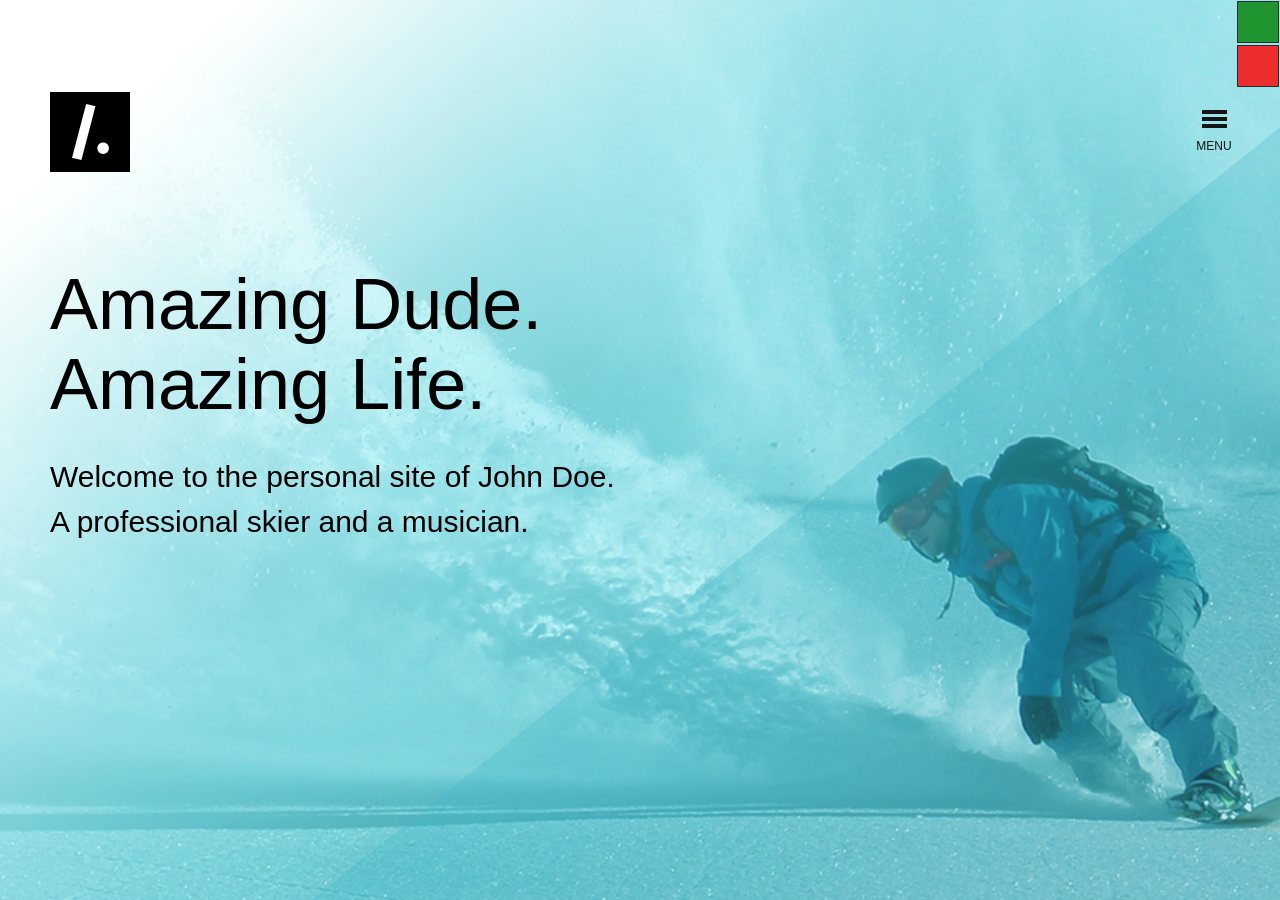
<file: progects/Amazin Dude/index.html>
<!DOCTYPE html>
<html lang="ru">
<head>
	<meta charset="UTF-8">
	<title>Amazing Dude</title>
  <link rel="icon" href="favicon.ico">
  <meta name="viewport" content="width=devise-width, initial-scale=1">
  <meta name="robots" content="index,follow,noodp">
	<link rel="stylesheet" type="text/css" href="css/style.css">
	

</head>
<body>
	  <!-- HEADER  -->
		<div class="wrapper">
			<header>
				<div class="container header_container">
					<nav class="header__navigation">
						<div class="header__logo"><a href="#"></a></div>
						<div class="hamburger_menu">
							<span class="click_line"></span>
							<span class="click_line"></span>
							<span class="click_line"></span>
							<span class="burger_text">MENU</span>
						</div>
						<ul class="header__nav">
							<li><a href="#"></a></li>
							<li><a href="#"></a></li>
							<li><a href="#"></a></li>
							<li><a href="#"></a></li>
							<li><a href="#"></a></li>
							<li><a href="#"></a></li>
							<li><a href="#"></a></li>
							<li><a href="#"></a></li>
						</ul> 
					</nav>
					<div class="header_banner-description">
						<h1 class="header_title">Amazing Dude.<br>
            Amazing Life.</h1>
					  <p class="header_description">Welcome to the personal site of <span>John Doe</span>.<br>
            A professional skier and a musician.</p>
					</div>					
				</div>
			</header>
			
		    <!-- SECTION...  -->
			<section class="quis">
					<div class="left_box-bg quis_container"></div>
					<div class="right_box-text quis_container">
						<h2>Sed faucibus quis</h2>
						<p>Fusce bibendum luctus massa, 
							ut tincidunt lectus tincidunt in. 
							Nulla tristique ipsum vitae lacus 
							ullamcorper, at dictum nunc 
							scelerisque.</p>
					</div>				
			</section> 
			
		  <section class="instagramm">
		  	<div class="top_block">
		  		<div class="foto_block"></div>
		  		<div class="foto_block"></div>
		  		<div class="foto_block"></div>
		  		<div class="foto_block"></div>
		  	</div>
		  	<div class="bottom_block">
		  		<div class="bottom_left-block">
		  			<h3>INSTAGRAM</h3>
		  			<p>Etiam lacus dolor, tincidunt vitae 
             nisi in, vulputate placerat odio.
             Pellentesque iaculis.</p>
            <div class="btn"></div>
		  		</div>
		  		<div class="bottom_right-block">VIEW ON INSTAGRAM</div>
		  	</div>
		  </section> 
			  
		    <!-- FOOTER  -->
			<footer>
				<div class="container"></div>
		  </footer>
		</div> 
<script src="BorderOutlineSystem(BOS)/outline.js"></script>		 
</body>
</html>
</file>
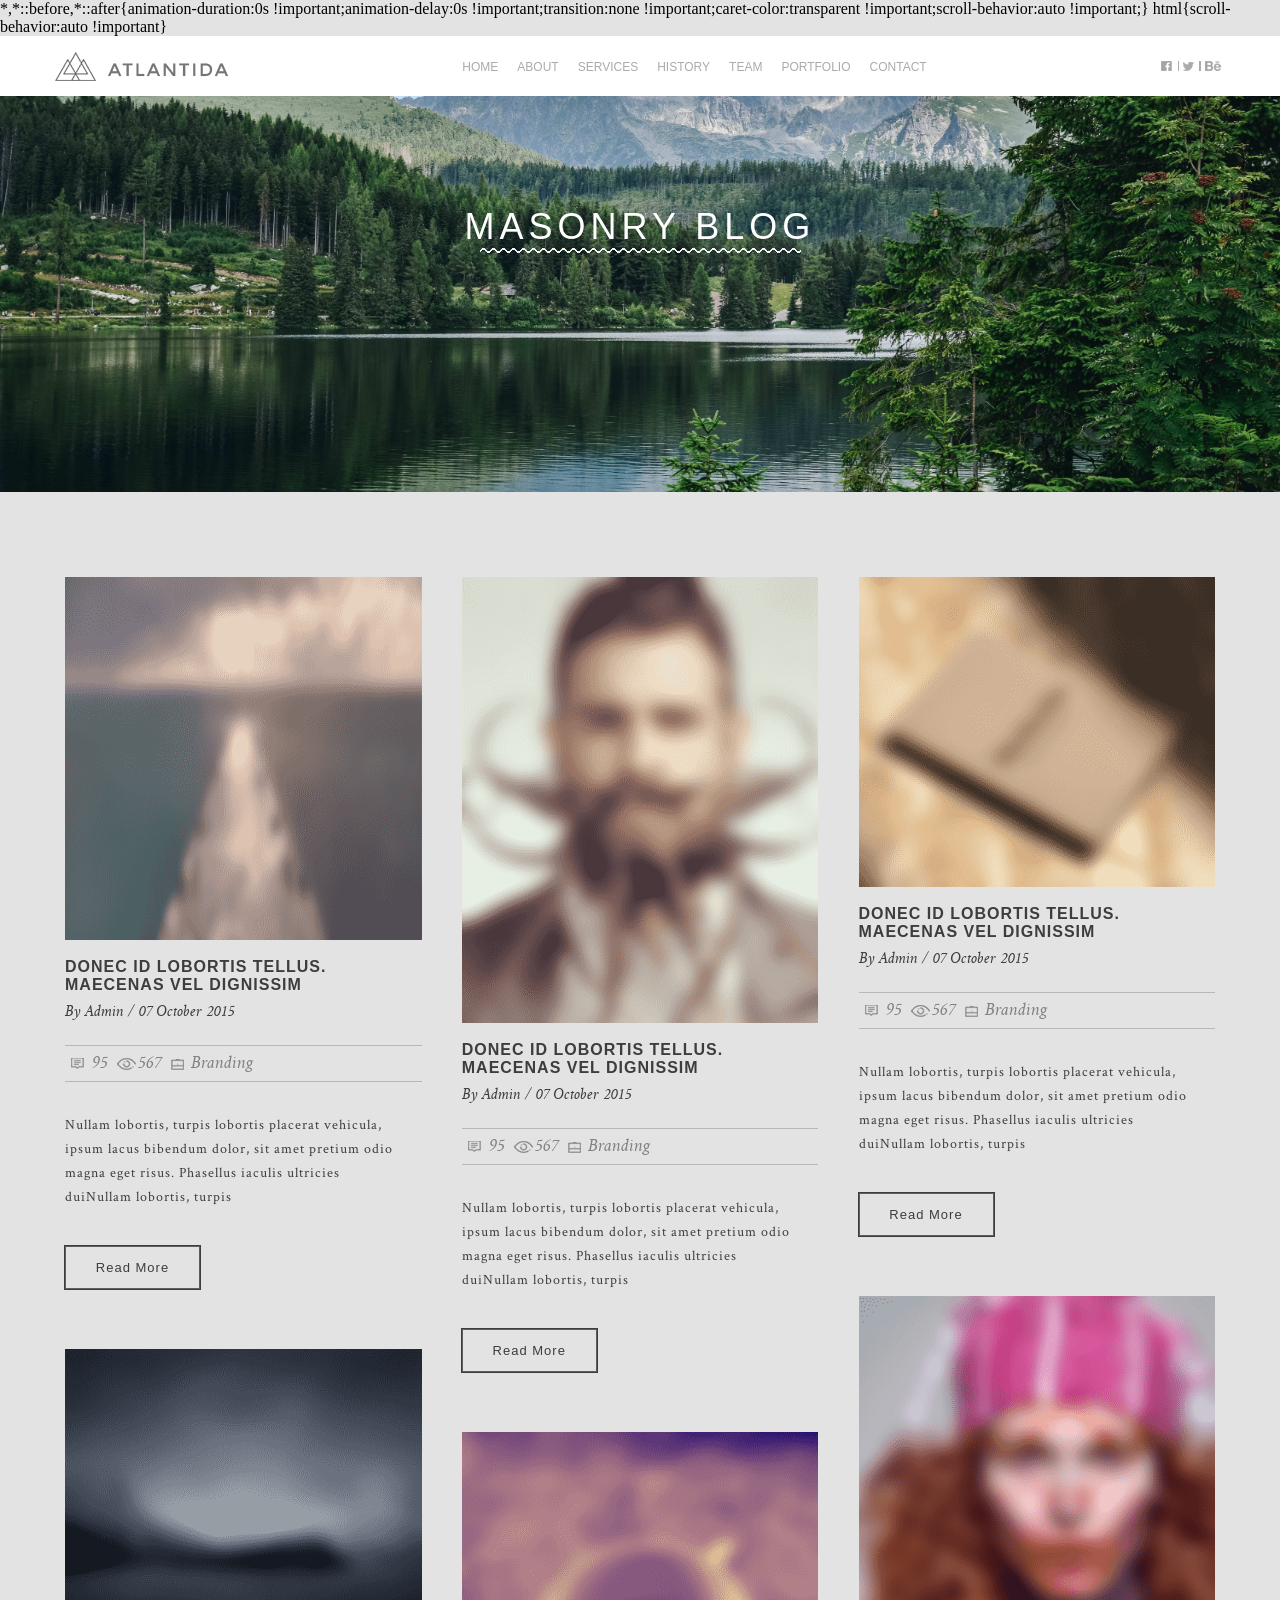
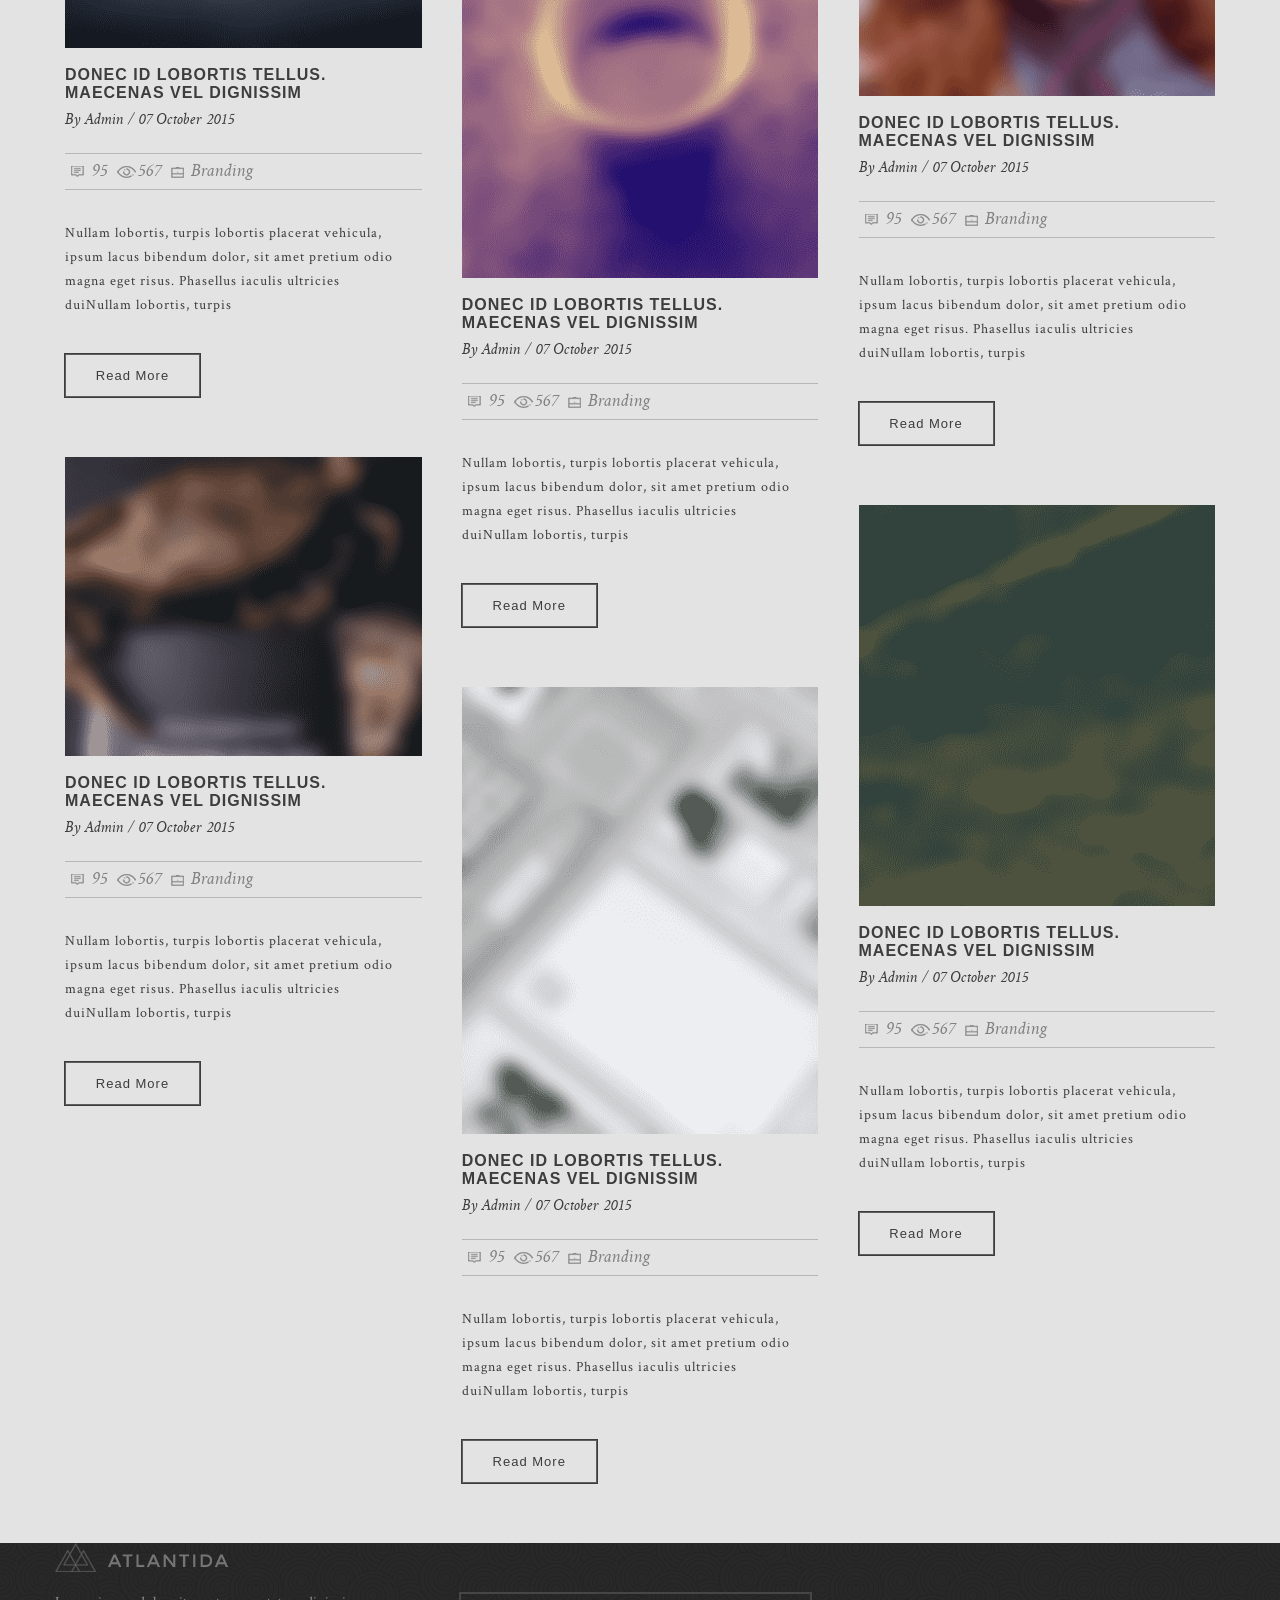
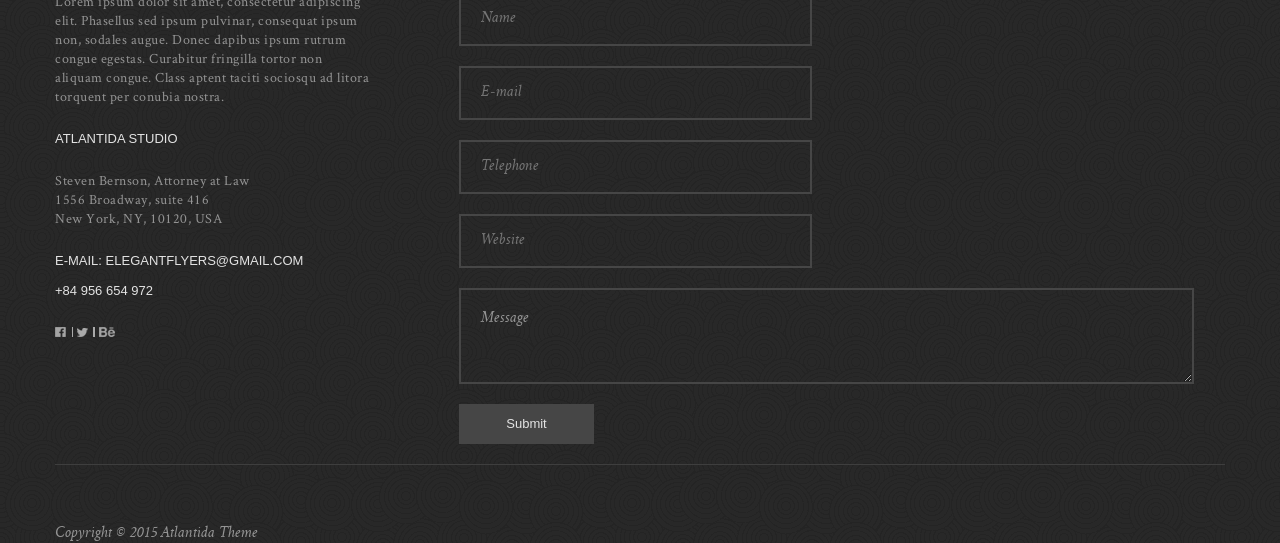
<file: progects/Blog/index.html>
<!DOCTYPE html>
<html lang="en">
<head>
	<meta charset="UTF-8">
	<title>Blog</title>
	<link rel="icon" href="../../img/myproject/blog.png">
	<link rel="stylesheet" href="style.css">
</head>
<body>
	<div class="wraper">
		<!--HEADER -->
		<header>			
				<div class="header__navigation">
					<div class="container">
						<div class="logo"><a href="#"></a></div> 
						<ul class="nav">
							<li><a href="#">Home</a></li>
							<li><a href="#">About</a></li>
							<li><a href="#">SERVICES</a></li>
							<li><a href="#">History</a></li>
							<li><a href="#">Team</a></li>
							<li><a href="#">Portfolio </a></li>
							<li><a href="#">Contact</a></li>
						</ul>
						<ul class="socsety">
							<li><a href="#"></a></li>
							<li><a href="#"></a></li>
							<li><a href="#"></a></li>
						</ul>
					</div>	
				</div>
				<h1>MASONRY BLOG<br><img src="images/volna.png" alt=""></h1>
			
		</header>
		<!--SECTION -->
		
		<div class="container content_container">
			<div class="left">
				<div class="left__left-top inline_blocks">
					<img src="images/left_top_optimized.png" alt="">
					<p class="donec">Donec id lobortis tellus.<br>
						Maecenas vel dignissim</p>
					<i>By Admin / 07 October 2015</i>
					<ul class="point">
						<li>95</li>
						<li>567</li>
						<li>Branding</li>
					</ul>
					<p class="nulam">Nullam lobortis, turpis lobortis placerat vehicula, ipsum lacus bibendum dolor, sit amet pretium odio magna eget risus. Phasellus iaculis ultricies duiNullam lobortis, turpis
					</p>
					<div class="btn"><a href="#"> Read More</a></div>
				</div>
				<div class="left__left-midle inline_blocks">
					<img src="images/left_midle_optimized.png" alt="">
					<p class="donec">Donec id lobortis tellus.<br>
						Maecenas vel dignissim</p>
					<i>By Admin / 07 October 2015</i>
					<ul class="point">
						<li>95</li>
						<li>567</li>
						<li>Branding</li>
					</ul>
					<p class="nulam">Nullam lobortis, turpis lobortis placerat vehicula, ipsum lacus bibendum dolor, sit amet pretium odio magna eget risus. Phasellus iaculis ultricies duiNullam lobortis, turpis
					</p>
					<div class="btn"><a href="#"> Read More</a></div>
				</div>
				<div class="left__left-bottom inline_blocks">
					<img src="images/left_bottom_optimized.png" alt="">
					<p class="donec">Donec id lobortis tellus.<br>
								Maecenas vel dignissim</p>
					<i>By Admin / 07 October 2015</i>
					<ul class="point">
						<li>95</li>
						<li>567</li>
						<li>Branding</li>
					</ul>
					<p class="nulam">Nullam lobortis, turpis lobortis placerat vehicula, ipsum lacus bibendum dolor, sit amet pretium odio magna eget risus. Phasellus iaculis ultricies duiNullam lobortis, turpis
					</p>
					<div class="btn"><a href="#"> Read More</a></div>
				</div>
			</div>

			<div class="midle">
				<div class="midle__midle-top inline_blocks">
					<img src="images/midle_top_optimized.png" alt="">
					<p class="donec">Donec id lobortis tellus.<br>
					Maecenas vel dignissim</p>
					<i>By Admin / 07 October 2015</i>
					<ul class="point">
						<li>95</li>
						<li>567</li>
						<li>Branding</li>
					</ul>
					<p class="nulam">Nullam lobortis, turpis lobortis placerat vehicula, ipsum lacus bibendum dolor, sit amet pretium odio magna eget risus. Phasellus iaculis ultricies duiNullam lobortis, turpis
					</p>
					<div class="btn"><a href="#"> Read More</a></div>
				</div>
				<div class="midle__midle-midle inline_blocks">
					<img src="images/midle_midle_optimized.png" alt="">
					<p class="donec">Donec id lobortis tellus.<br>
					Maecenas vel dignissim</p>
					<i>By Admin / 07 October 2015</i>
					<ul class="point">
						<li>95</li>
						<li>567</li>
						<li>Branding</li>
					</ul>
					<p class="nulam">Nullam lobortis, turpis lobortis placerat vehicula, ipsum lacus bibendum dolor, sit amet pretium odio magna eget risus. Phasellus iaculis ultricies duiNullam lobortis, turpis
					</p>
					<div class="btn"><a href="#"> Read More</a></div>
				</div>
				<div class="midle__midle-bottom inline_blocks">
					<img src="images/midle_bottom_optimized.png" alt="">
					<p class="donec">Donec id lobortis tellus.<br>
					Maecenas vel dignissim</p>
					<i>By Admin / 07 October 2015</i>
					<ul class="point">
						<li>95</li>
						<li>567</li>
						<li>Branding</li>
					</ul>
					<p class="nulam">Nullam lobortis, turpis lobortis placerat vehicula, ipsum lacus bibendum dolor, sit amet pretium odio magna eget risus. Phasellus iaculis ultricies duiNullam lobortis, turpis
					</p>
					<div class="btn"><a href="#"> Read More</a></div>
				</div>
			</div>
			<div class="right">
				<div class="right__right-top inline_blocks">
					<img src="images/righte_top_06_optimized.png" alt="">
					<p class="donec">Donec id lobortis tellus.<br>
					Maecenas vel dignissim</p>
					<i>By Admin / 07 October 2015</i>
					<ul class="point">
						<li>95</li>
						<li>567</li>
						<li>Branding</li>
					</ul>
					<p class="nulam">Nullam lobortis, turpis lobortis placerat vehicula, ipsum lacus bibendum dolor, sit amet pretium odio magna eget risus. Phasellus iaculis ultricies duiNullam lobortis, turpis
					</p>
					<div class="btn"><a href="#"> Read More</a></div>
				</div>
				<div class="right__right-midle inline_blocks">
					<img src="images/righte_midle_optimized.png" alt="">
					<p class="donec">Donec id lobortis tellus.<br>
					Maecenas vel dignissim</p>
					<i>By Admin / 07 October 2015</i>
					<ul class="point">
						<li>95</li>
						<li>567</li>
						<li>Branding</li>
					</ul>
					<p class="nulam">Nullam lobortis, turpis lobortis placerat vehicula, ipsum lacus bibendum dolor, sit amet pretium odio magna eget risus. Phasellus iaculis ultricies duiNullam lobortis, turpis
					</p>
					<div class="btn"><a href="#"> Read More</a></div>
				</div>
				<div class="right__right-botom inline_blocks">
					<img src="images/righte_bottom_optimized.png" alt="">
					<p class="donec">Donec id lobortis tellus.<br>
					Maecenas vel dignissim</p>
					<i>By Admin / 07 October 2015</i>
					<ul class="point">
						<li>95</li>
						<li>567</li>
						<li>Branding</li>
					</ul>
					<p class="nulam">Nullam lobortis, turpis lobortis placerat vehicula, ipsum lacus bibendum dolor, sit amet pretium odio magna eget risus. Phasellus iaculis ultricies duiNullam lobortis, turpis
					</p>
					<div class="btn"><a href="#"> Read More</a></div>
				</div>
			</div>
		</div>
											
											<!--FOOTER--> 
		<footer>
			<div class="container">
				<div class="container__wrap">
					<div class="footer__logo"><a href="#"></a></div>
					<div class="wrap__wrap">
						<div class="contacts">

							<p>Lorem ipsum dolor sit amet, consectetur adipiscing <br> elit. Phasellus sed ipsum pulvinar, consequat ipsum<br> non, sodales augue. Donec dapibus ipsum rutrum<br> congue egestas. Curabitur fringilla tortor non<br> aliquam congue. Class aptent taciti sociosqu ad litora<br> torquent per conubia nostra.</p>

							<p>ATLANTIDA STUDIO</p>

							<p>Steven Bernson, Attorney at Law<br>
								1556 Broadway, suite 416<br>
								New York, NY, 10120, USA</p>

							<p><a href="#">E-mail: elegantflyers@gmail.com</a><br>
									+84 956 654 972</p>
							<ul class="socsety__bottom">
								<li><a href="#"></a></li>
								<li><a href="#"></a></li>
								<li><a href="#"></a></li>
							</ul>

						</div>
						<div class="form">
							<form action="#" method="get">
								<input type="text" name="name" placeholder="Name">
								<input type="text" placeholder="E-mail">
								<input type="number" placeholder="Telephone">
								<input type="text" placeholder="Website">
								<textarea rows="4" cols="100">Message</textarea>
								<button>Submit</button>
							</form>
						</div>
					</div>

					<p class="copyright">Copyright © 2015 Atlantida Theme</p>

				</div>
			</div>
		</footer>
	</div>
</body>
</html>
</file>
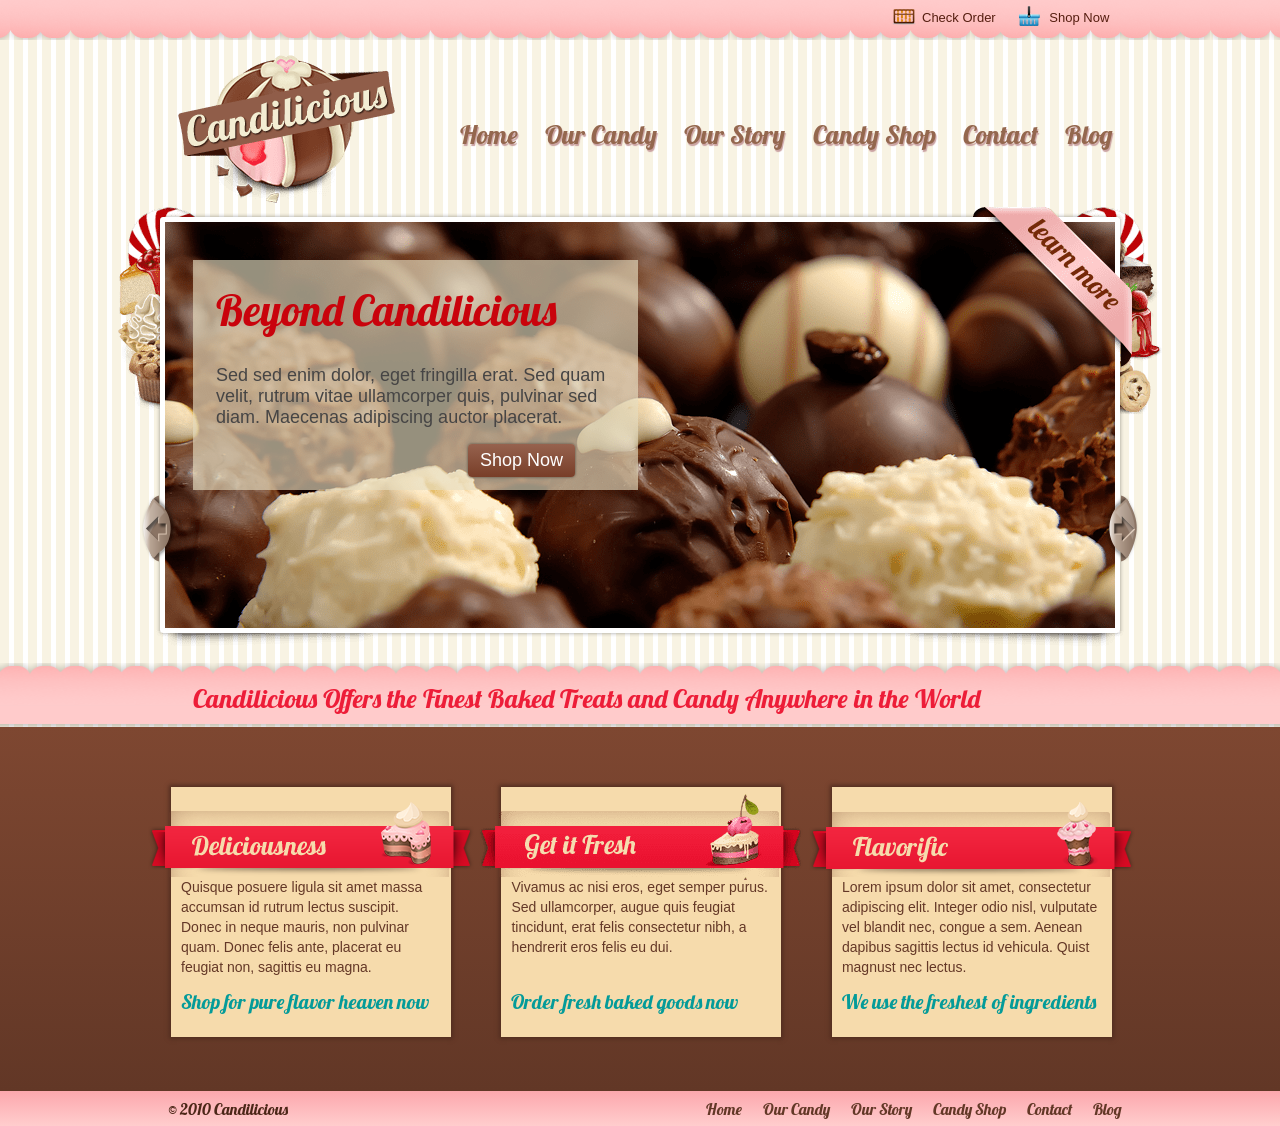
<file: progects/Candy/index.html>
<!DOCTYPE html>
<html lang="en"> 
<head>
  <meta charset="utf-8">
  <title>Candy</title>
  <link rel="icon" href="../../img/myproject/candy.png">
  <link href="stily.css" rel="stylesheet">
  <body>
    <div class="wrapper">
            <!--     HEADER 
            "header_conteiner_top" -->
            <div class ="header">
             <div class="conteiner">
               <div class="header_conteiner_top">                 
                 <ul class="top_minu">
                   <li><a href="#">Check Order</a></li>  
                   <li><a href="#">Shop Now</a></li>
                 </ul>
               </div>
                <!-- HEADER 
                "header_conteiner_navigation"-->
                <div class="header_conteiner_navigation">
                  <ul class="navigation">
                   <li><a href="#">Home</a></li>
                   <li><a href="#">Our Candy</a></li>
                   <li><a href="#">Our Story</a></li>
                   <li><a href="#">Candy Shop</a></li>
                   <li><a href="#">Contact</a></li>
                   <li><a href="#">Blog</a></li>
                 </ul>
               </div>
                 <!-- HEADER 
                 "header_conteiner_slider" -->
                 <div class="header_conteiner_slider">
                  <div class="button">
                    <h1>Beyond Candilicious</h1>
                    <p>Sed sed enim dolor, eget fringilla erat. Sed quam<br> velit, rutrum vitae ullamcorper quis, pulvinar sed <br>diam. Maecenas adipiscing auctor placerat. </p>
                    <button>Shop Now</button>
                  </div>
                  <span>Candilicious Offers the Finest Baked Treats and Candy Anywhere in the World</span>
                  <em class="prev"></em>
                  <em class="next"></em>
                </div>
              </div>
            </div>
            <!--section -->
            <section>
              <div class="conteiner">
                <div class="left">
                  <div class="left_bg"></div>
                  <div class="left_content">
                    <p>Quisque posuere ligula sit amet massa accumsan id rutrum lectus suscipit. Donec in neque mauris, non pulvinar quam. Donec felis ante, placerat eu feugiat non, sagittis eu magna. 
                      <a href="#">Shop for pure flavor heaven now</a>
                    </p>
                  </div>
                </div>
                <div class="midle">
                  <div class="midle_bg"></div>
                  <div class="midle_content">
                    <p>Vivamus ac nisi eros, eget semper purus. Sed ullamcorper, augue quis feugiat tincidunt, erat felis consectetur nibh, a hendrerit eros felis eu dui.
                     <a href="#">Order fresh baked goods now</a>
                   </p>
                 </div>
               </div>
               <div class="right">
                <div class="right_bg"></div>
                <div class="right_content">
                  <p>Lorem ipsum dolor sit amet, consectetur adipiscing elit. Integer odio nisl, vulputate vel blandit nec, congue a sem. Aenean dapibus sagittis lectus id vehicula. Quist magnust nec lectus.
                    <a href="#">We use the freshest of ingredients</a>
                  </p>
                </div>
              </div>
            </div>
          </section>
          <footer>
            <div class="conteiner">
             <div class="footer_navigation">
              <span>&copy; 2010 Candilicious</span>
              <ul class="f_nav">
               <li><a href="#">Home</a></li>
               <li><a href="#">Our Candy</a></li>
               <li><a href="#">Our Story</a></li>
               <li><a href="#">Candy Shop </a></li>
               <li><a href="#">Contact </a></li>
               <li><a href="#"> Blog</a></li>
             </ul>
           </div>
         </div>
       </footer>
     </div>
   </body>
   </html>
</file>
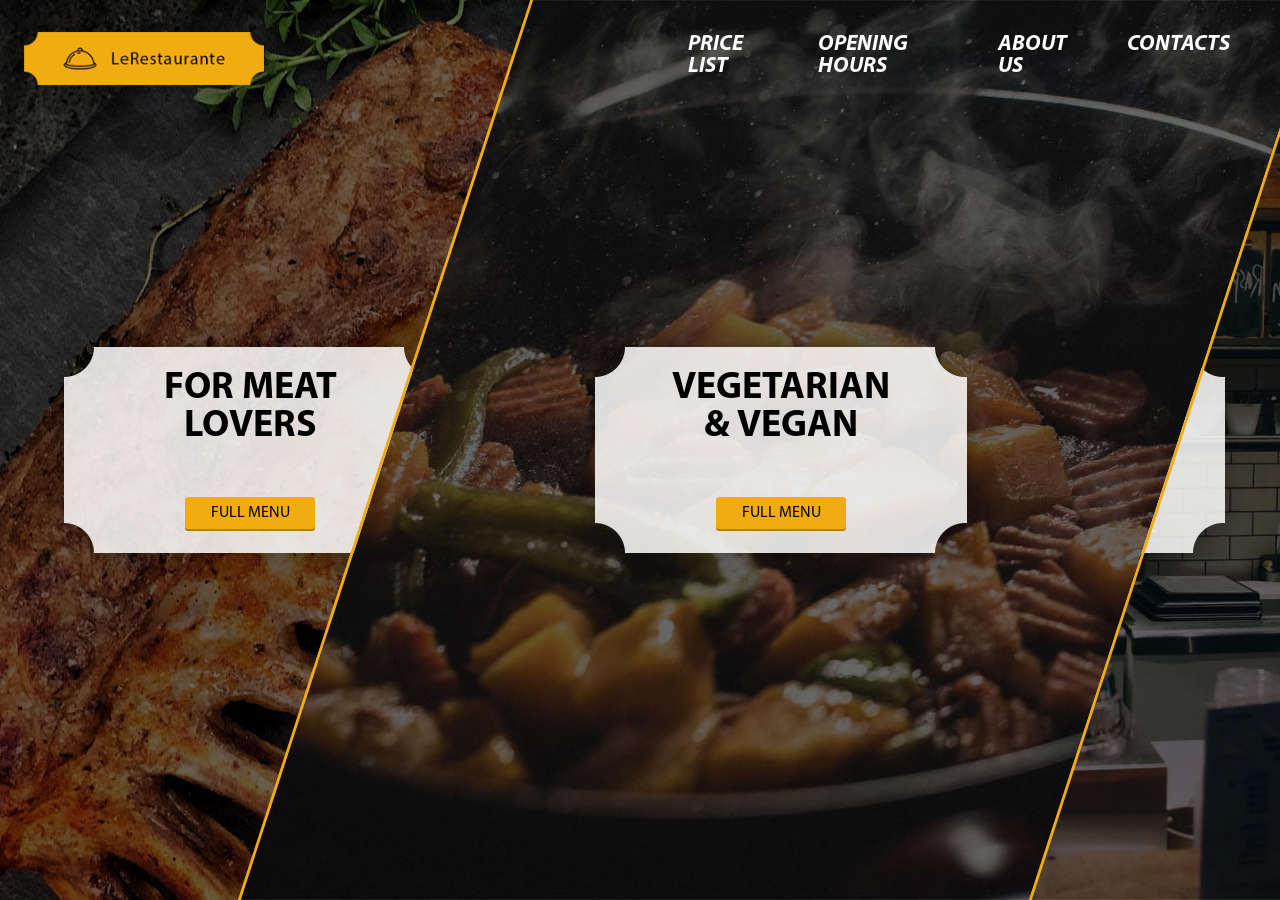
<file: progects/Culinar_2/index.html>
<!DOCTYPE html>
<html lang="ru">
<head>
	<meta charset="UTF-8">
	<title>Culinar</title>
  <link rel="icon" href="../../img/myproject/culinar.png">
  <meta name="viewport" content="width=devise-width, initial-scale=1">
  <meta name="robots" content="index,follow,noodp">
	<link rel="stylesheet" type="text/css" href="css/style.css">
	

</head>
<body>
	  <!-- HEADER  -->
		<div class="wrapper">
			<header>
				
					<nav class="header__navigation">
						<div class="header__logo"><a href="#"><img src="img/header_img/logo.png" alt=""></a></div>
						<ul class="header__nav">
							<li><a href="#">price list</a></li>
							<li><a href="#">opening hours</a></li>
							<li><a href="#">about us</a></li>
							<li><a href="#">contacts</a></li>
						</ul>
					</nav>					
				
				<div class="header_content">
					<div class="left_block">
						<div class="bg--l"></div>
						<div class="card_block">
							<h2 class="card_title">For meat <br>
							lovers</h2>
							<div class="btn card_btn"><p>full menu</p></div>
						</div>
					</div>
					<div class="middle_block">
						<div class="bg--m"></div>
						<div class="card_container">
							<div class="card_block--m">
								<h2 class="card_title">Vegetarian <br>
								& Vegan</h2>
								<div class="btn card_btn"><p>full menu</p></div>
							</div>
						</div><p>
					</div>
					<div class="right_block">
						<div class="bg--r"></div>
						<div class="card_block">
							<h2 class="card_title">see our <br>
							secrets</h2>
							<div class="btn card_btn"><p>take me there</p></div>
						</div>
					</div>
				</div>
			</header>
			
		    <!-- SECTION_menu  -->
			<section class="section_menu">
				<div class="container_menu">
					<h2 class="section_menu--title">daily menu</h2>
					<p class="check_sorting">Show vegan menu only</p>
					<div class="container_pricemenu">

						<div class="price_block">
							<div class="icon_block"><img src="img/section_img/icon_meat.png" alt=""></div>
							<div class="title_price">
								<h3>Raw meat with BBQ<span class="price">10$</span></h3>
							  <p>alergens<span>4, 8, 12</span></p>
							</div>
						</div>
						<div class="price_block">
							<div class="icon_block"><img src="img/section_img/icon_mashroom.png" alt=""></div>
							<div class="title_price">
								<h3>mushroom soup<span class="price">12$</span></h3>
							  <p>alergens<span>1, 3, 11</span></p>
							</div>
						</div>
						<div class="price_block">
							<div class="icon_block"><img src="img/section_img/icon_pasta.png" alt=""></div>
							<div class="title_price">
								<h3>Pasta with tomato purée<span class="price">9$</span></h3>
							  <p>alergens<span>2, 6</span></p>
							</div>
						</div>
						<div class="price_block">
							<div class="icon_block"><img src="img/section_img/icon_trout.png" alt=""></div>
							<div class="title_price">
								<h3>fresh trout<span class="price">15$</span></h3>
							  <p>alergens<span>4, 9</span></p>
							</div>
						</div>
						<div class="price_block">
							<div class="icon_block"><img src="img/section_img/icon_chicken.png" alt=""></div>
							<div class="title_price">
								<h3>chicken with potatoes<span class="price">5$</span></h3>
							  <p>alergens <span>4, 8, 17</span></p>
							</div>
						</div>
						<div class="price_block">
							<div class="icon_block"><img src="img/section_img/icon_salad.png" alt=""></div>
							<div class="title_price">
								<h3>salad with beetroot<span class="price">8$</span></h3>
							  <p>alergens<span>none</span></p>
							</div>
						</div>
					</div>

					<div class="slider_container">					
							<div class="button--next_offer">next offer  <span>></span></div>
							<div class="button--back_offer"><span><</span>back offer</div>
							<div class="slider_box">
								<div class="prevew_block_img slide_1"></div>
								<div class="slid_block_content ">
									<h3>online minu</h3>
									<h2>Spaghetti with fresh</br>
		              tomatoes and dressing</h2>
									<p>Lorem ipsum dolor sit amet, consectetur adipisicing elit, sed do eiusmod tempor incididunt ut labore et dolore magna aliqua. Ut enim ad minim veniam, quis nostrud exercitation ullamco laboris nisi ut aliquip ex ea commodo consequat.</p>
									<div class="slid_price_btn btn">12$ - order</div>
								</div>
							</div>
							<div class="slider_box">
								<div class="prevew_block_img slide_2"></div>
								<div class="slid_block_content">
									<h3>online minu</h3>
									<h2>river canyon
		              </h2>
									<p>Lorem ipsum dolor sit amet, consectetur adipisicing elit, sed do eiusmod tempor incididunt ut labore et dolore magna aliqua. Ut enim ad minim veniam, quis nostrud exercitation ullamco laboris nisi ut aliquip ex ea commodo consequat.</p>
									<div class="slid_price_btn btn">12$ - order</div>
								</div>
							</div>
							<div class="slider_box">
								<div class="prevew_block_img slide_3"></div>
								<div class="slid_block_content">
									<h3>online minu</h3>
									<h2>mount sky
		              </h2>
									<p>Lorem ipsum dolor sit amet, consectetur adipisicing elit, sed do eiusmod tempor incididunt ut labore et dolore magna aliqua. Ut enim ad minim veniam, quis nostrud exercitation ullamco laboris nisi ut aliquip ex ea commodo consequat.</p>
									<div class="slid_price_btn btn">12$ - order</div>
								</div>
							</div>
							<div class="slider_box">
								<div class="prevew_block_img slide_4"></div>
								<div class="slid_block_content">
									<h3>online minu</h3>
									<h2>forest sky
		              </h2>
									<p>Lorem ipsum dolor sit amet, consectetur adipisicing elit, sed do eiusmod tempor incididunt ut labore et dolore magna aliqua. Ut enim ad minim veniam, quis nostrud exercitation ullamco laboris nisi ut aliquip ex ea commodo consequat.</p>
									<div class="slid_price_btn btn">12$ - order</div>
								</div>
							</div>
							<div class="slider_box">
								<div class="prevew_block_img slide_5"></div>
								<div class="slid_block_content">
									<h3>online minu</h3>
									<h2>blue sky
		              </h2>
									<p>Lorem ipsum dolor sit amet, consectetur adipisicing elit, sed do eiusmod tempor incididunt ut labore et dolore magna aliqua. Ut enim ad minim veniam, quis nostrud exercitation ullamco laboris nisi ut aliquip ex ea commodo consequat.</p>
									<div class="slid_price_btn btn">12$ - order</div>
								</div>
							</div>
							<div class="slider_box">
								<div class="prevew_block_img slide_6"></div>
								<div class="slid_block_content">
									<h3>online minu</h3>
									<h2>church
		              </h2>
									<p>Lorem ipsum dolor sit amet, consectetur adipisicing elit, sed do eiusmod tempor incididunt ut labore et dolore magna aliqua. Ut enim ad minim veniam, quis nostrud exercitation ullamco laboris nisi ut aliquip ex ea commodo consequat.</p>
									<div class="slid_price_btn btn">12$ - order</div>
								</div>
							</div>
					</div>
				</div>
			</section>
			
		    <!-- SECTION SEARCH  -->
			<section class="search">
				<div class="container_block">
					<h3 class="title_adress">Where to find us?</h3>
					<div class="block_adress">
						<div class="logo_block"><img src="img/section_img/section_logo.png" alt=""></div>
						<p class="adress">Hršpic 128</br> 
						Pardubice, 530 01</p>
					</div>
					<div class="btn"><a href="#">show on a map</a></div>
				</div>
			</section>
			

			  
		    <!-- FOOTER  -->
			<footer>
				<div class="container">
					<div class="left_footerblock">
						<div class="about_block contacts_blocks">
							<a href="#">Our story</a>
							<a href="#">Suppliers</a>
							<a href="#">news & updates</a>
							<a href="#">franchise</a>
						</div>
						<div class="foryou_block contacts_blocks">
							<a href="#">Reviews</a>
							<a href="#">Facebook</a>
							<a href="#">instagram</a>
							<a href="#">Career</a>
						</div>
						<div class="useful_block contacts_blocks">
							<a href="#">map of web</a>
							<a href="#">partners</a>
							<a href="#">mobile app</a>
							<a href="#">other</a>
						</div>
					</div>
					<div class="right_footerblock"></div>
				</div>
		  </footer>
		</div> 
<script src="js/culinar.js"></script>	 
</body>
</html>
</file>
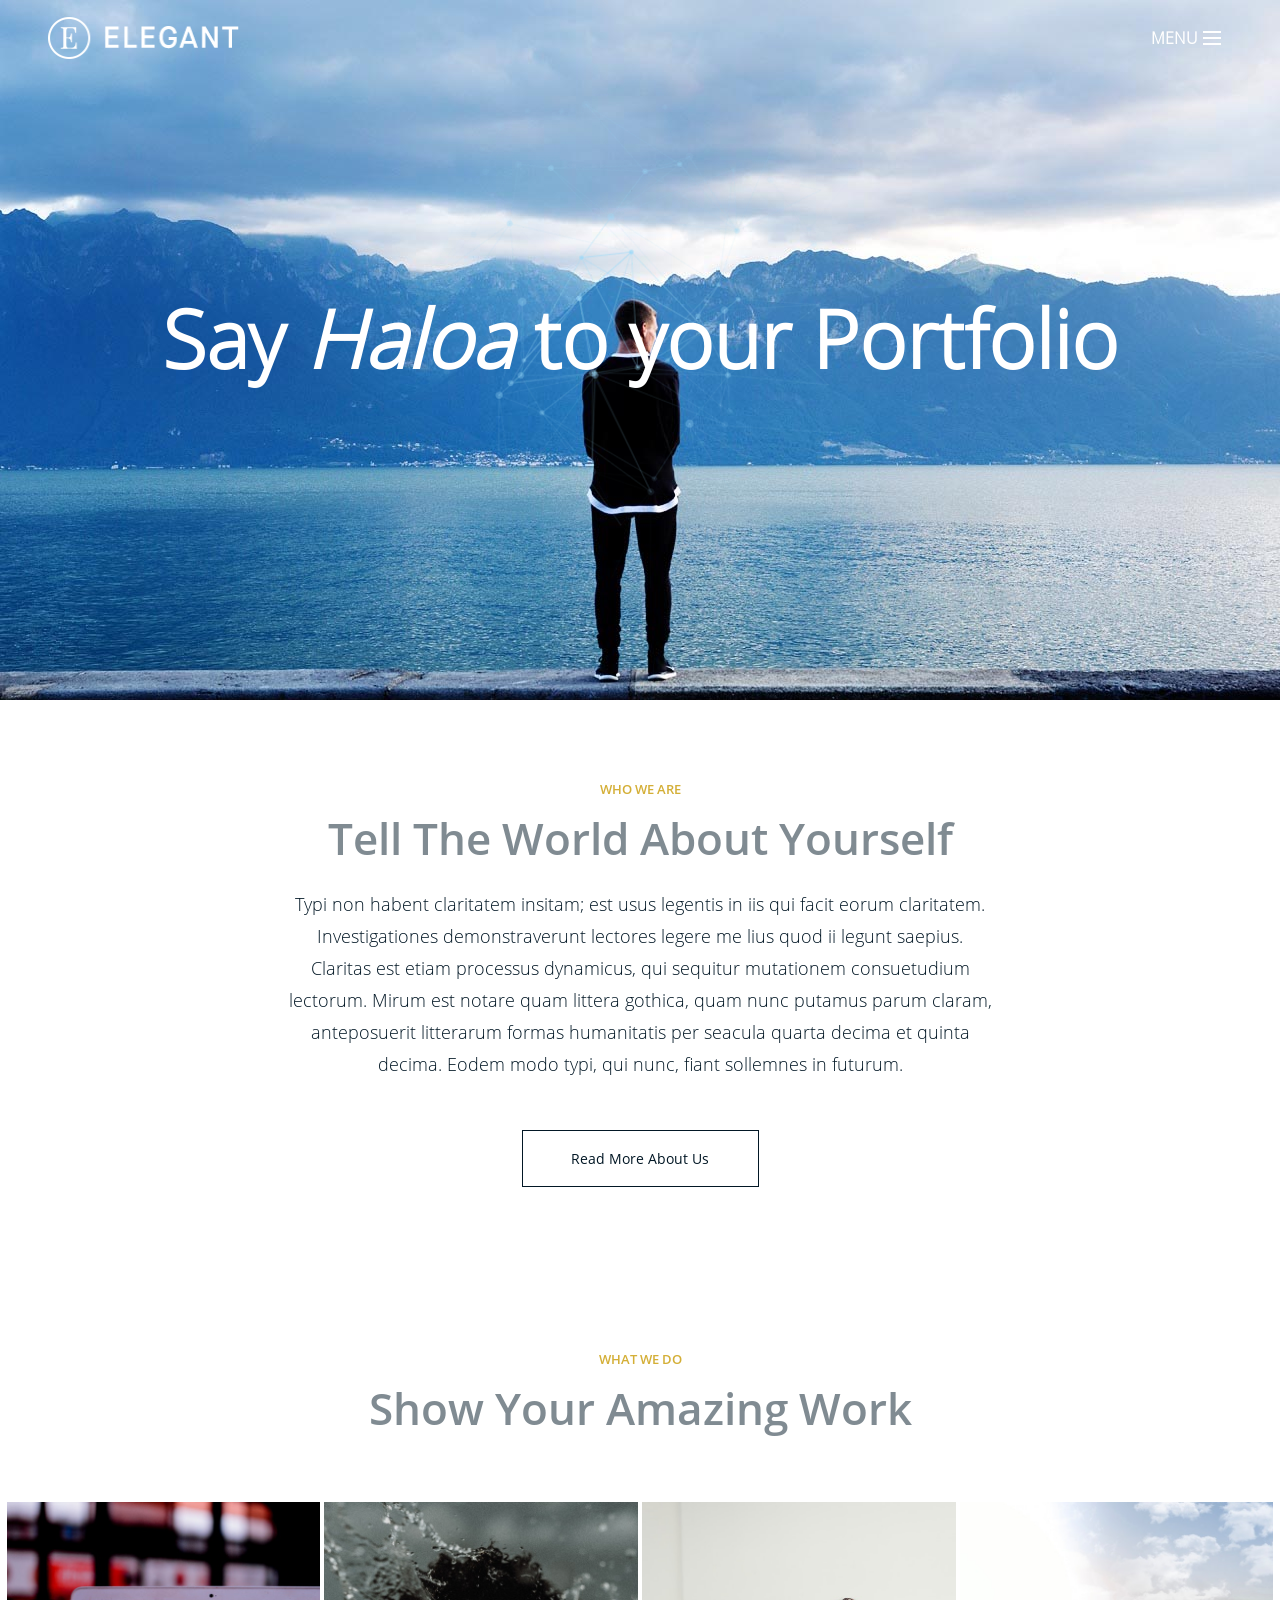
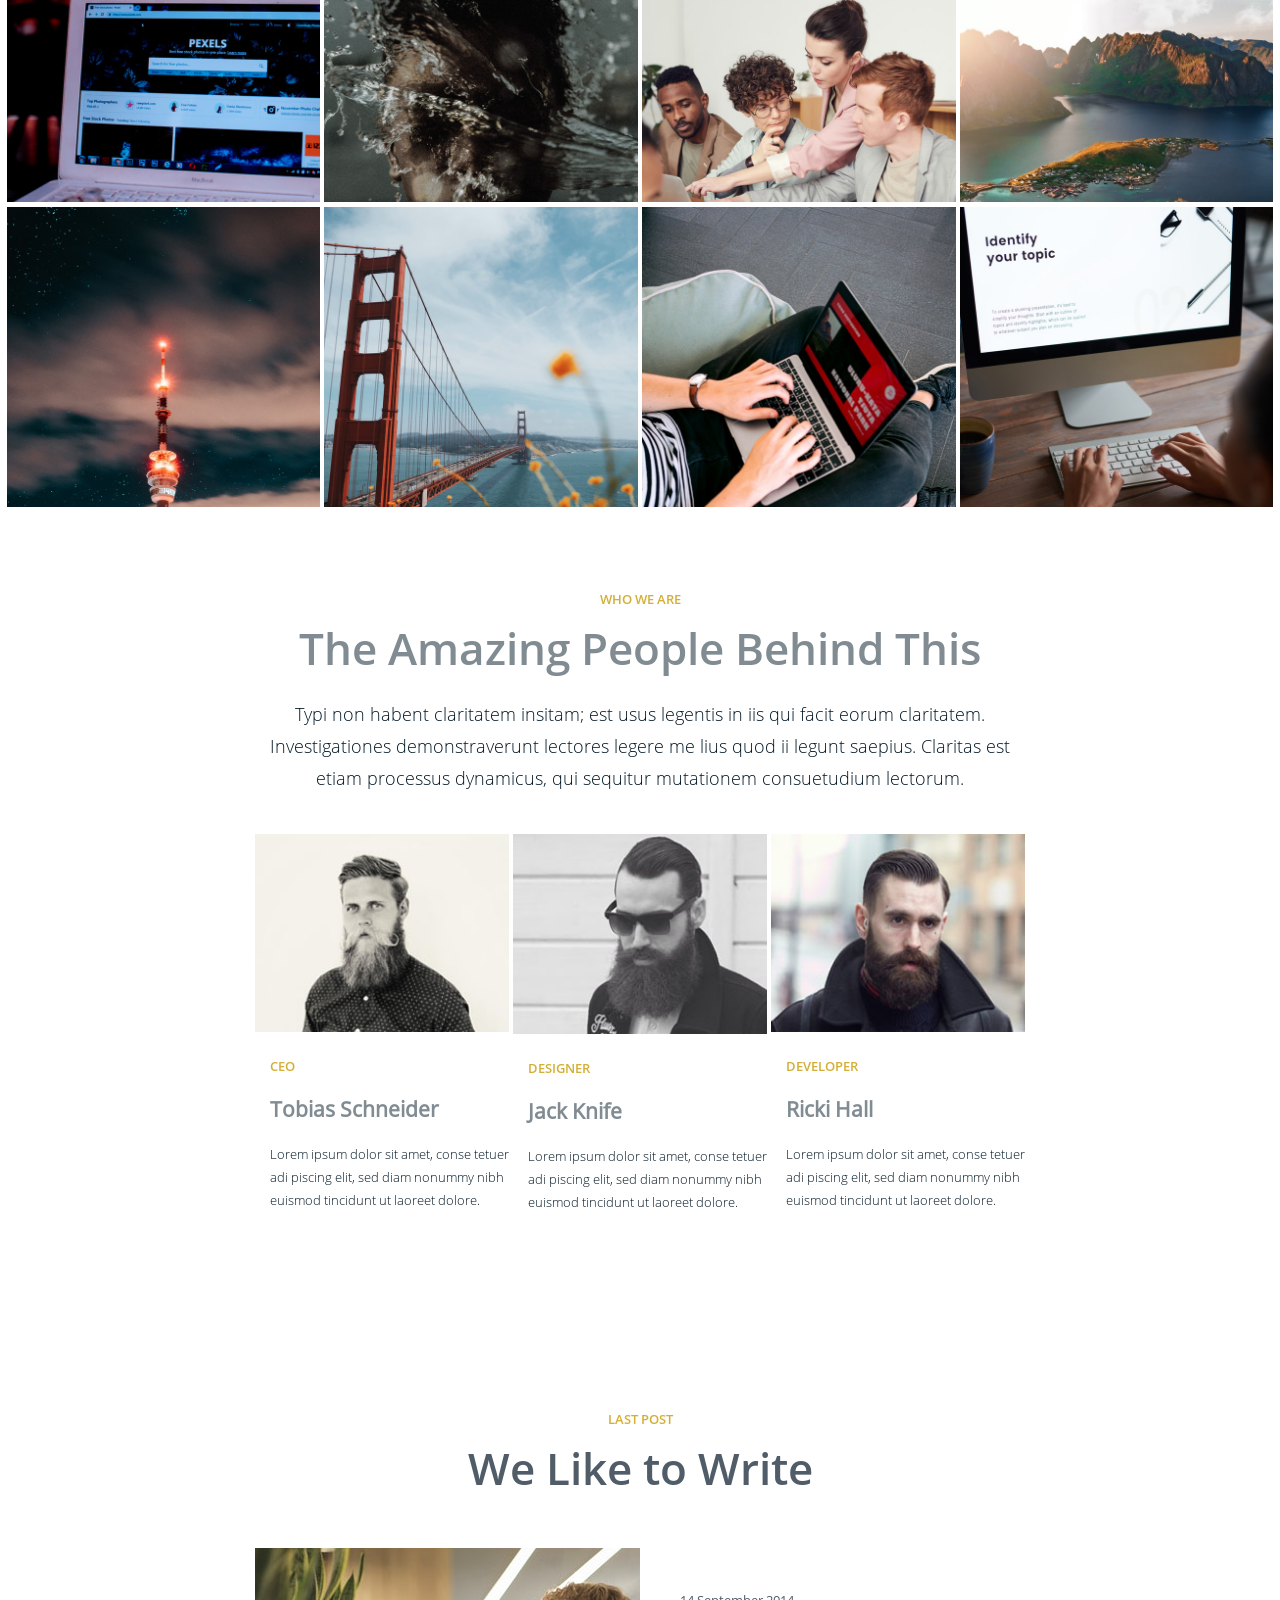
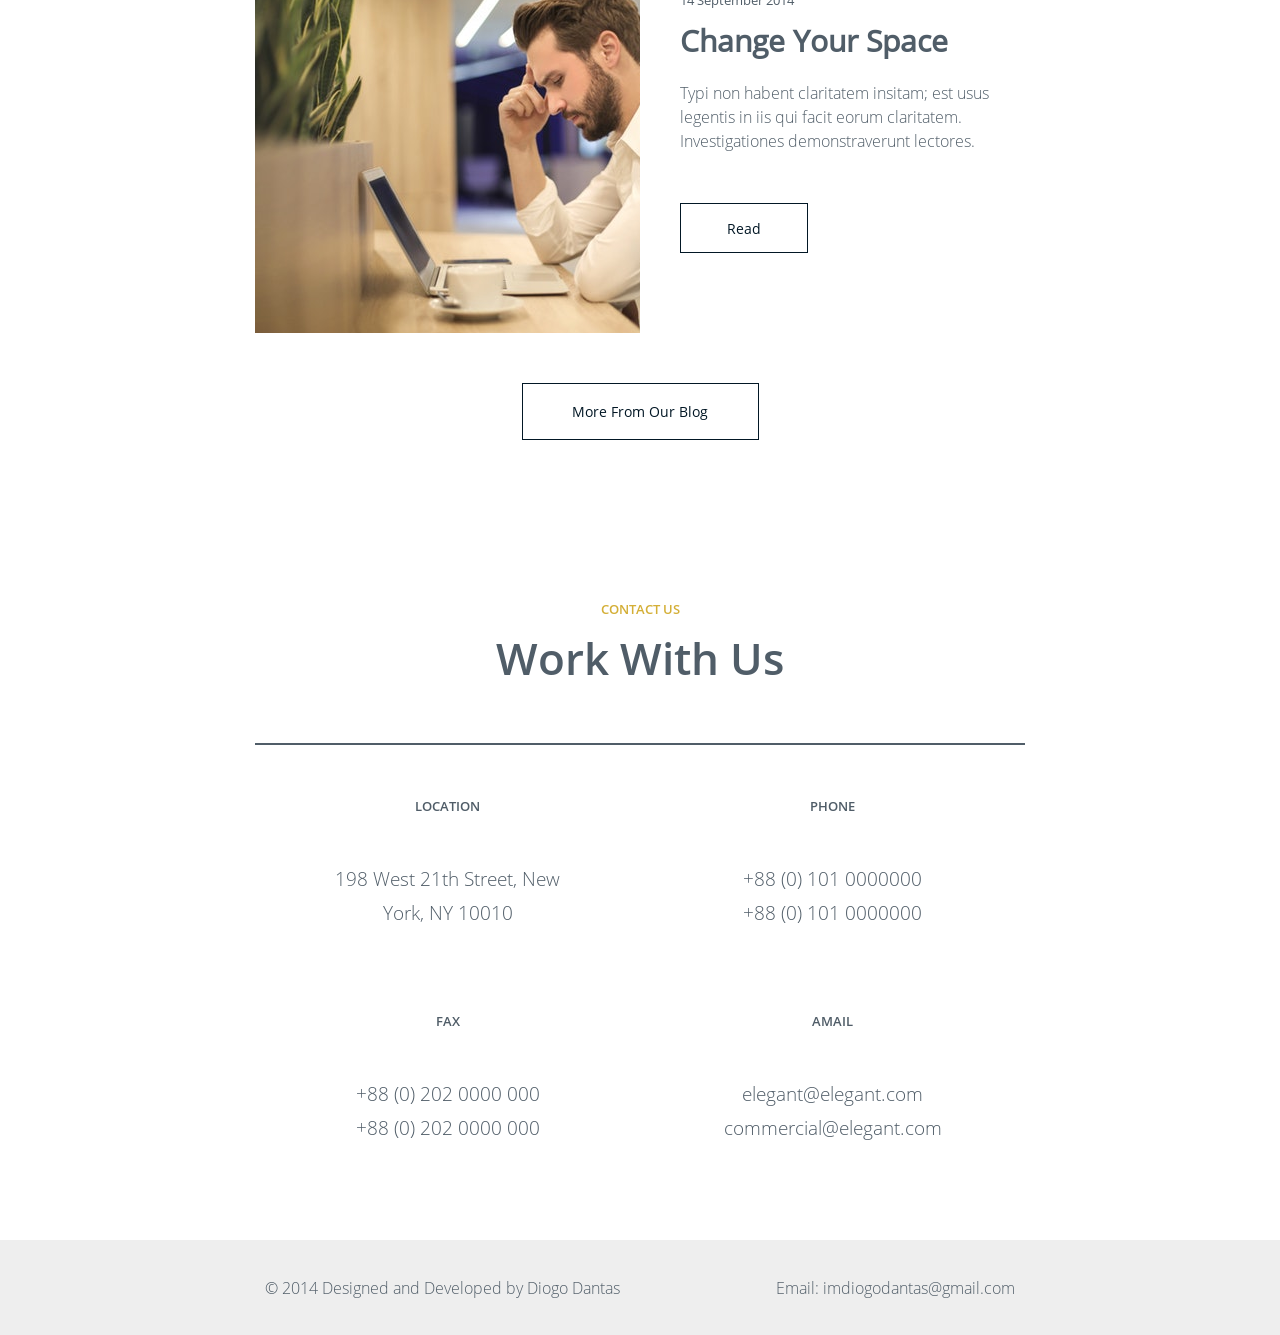
<file: progects/Elegant/index.html>
<!DOCTYPE html>
<html lang="ru">
<head>
	<meta charset="UTF-8">
	<title>Elegant</title>
  <link rel="icon" href="../../img/myproject/elegant.png">
	<link rel="stylesheet" type="text/css" href="css/style.css">
	<meta name="viewport" content="width=devise-width, initial-scale=1">
	
</head>
<body>
	  <!-- HEADER  -->
		<div class="wrapper">
			<header class="header_main">
				<div class="container">
					<nav class="header__navigation">
						<div class="header__logo"><a href="index.html"></a></div>
						  <ul class="header_menu">
								<li><a href="index.html">Main</a></li>
								<li><a href="work.html">Work</a></li>
								<li><a href="project.html">Project</a></li>
								<li><a href="about.html">About</a></li>
								<li><a href="blog.html">Blog</a></li>
								<li><a href="contact.html">Contact</a></li>
							</ul>	
						<div class="header__nav">							
								<p class="menu">menu</p>
								<span></span>
						</div>	  												
					</nav>
					<div class="header_baner">
						<h1>Say <i>Haloa</i> to your Portfolio</h1>
					</div>					
				</div>
			</header>
			
		    <!-- SECTION_1  -->
			<section class="section_1">
				<div class="container">
					<div class="section_content_block">
						<h3>Who we Are</h3>
						<h2>Tell The World About Yourself</h2>
						<p>Typi non habent claritatem insitam; est usus legentis in iis qui facit eorum claritatem.<br> Investigationes demonstraverunt lectores legere me lius quod ii legunt saepius.<br> Claritas est etiam processus dynamicus, qui sequitur mutationem consuetudium<br> lectorum. Mirum est notare quam littera gothica, quam nunc putamus parum claram,<br> anteposuerit litterarum formas humanitatis per seacula quarta decima et quinta<br> decima. Eodem modo typi, qui nunc, fiant sollemnes in futurum.</p>
						<div class="button"><a>Read More About Us</a></div>
						<h3>What We Do</h3>
						<h2>Show Your Amazing Work</h2>
					</div>
				</div>
			</section>
			
		    <!-- SECTION_2  -->
			<section class="section_2">
				<div class="imag_block"><img src="img/jpeg_foto_bg/ф.jpg" alt=""></div>
				<div class="imag_block"><img src="img/jpeg_foto_bg/person-s-face-and-water-splash-3456799.jpg" alt=""></div>
				<div class="imag_block"><img src="img/jpeg_foto_bg/ы.jpg" alt=""></div>
				<div class="imag_block"><img src="img/jpeg_foto_bg/photo-of-person-standing-on-cliff-3512846.jpg" alt=""></div>
				<div class="imag_block"><img src="img/jpeg_foto_bg/red-and-white-tower-under-a-starry-sky-3511571.jpg" alt=""></div>
				<div class="imag_block"><img src="img/jpeg_foto_bg/red-suspension-bridge-3493772.jpg" alt=""></div>
				<div class="imag_block"><img src="img/jpeg_foto_bg/а.jpg" alt=""></div>
				<div class="imag_block"><img src="img/jpeg_foto_bg/в.jpg" alt=""></div>
			</section>
			
		    <!-- SECTION_3  -->
			<section class="section_3">
				<div class="section_content_block">
					<h3>Who We Are</h3>
					<h2>The Amazing People Behind This</h2>
					<p>Typi non habent claritatem insitam; est usus legentis in iis qui facit eorum claritatem. Investigationes demonstraverunt lectores legere me lius quod ii legunt saepius. Claritas est etiam processus dynamicus, qui sequitur mutationem consuetudium lectorum.</p>
					<div class="section_3-content_block">
						<div class="left_block">
							<img src="img/jpeg_foto_bg/ceo.jpeg" alt="">
							<h3>ceo</h3>
							<h4>Tobias Schneider</h4>
							<p>Lorem ipsum dolor sit amet, conse tetuer adi piscing elit, sed diam nonummy nibh euismod tincidunt ut laoreet dolore.</p>
						</div>
						<div class="middle_block">
							<img src="img/jpeg_foto_bg/desiner.jpeg" alt="">
							<h3>designer</h3>
							<h4>Jack Knife</h4>
							<p>Lorem ipsum dolor sit amet, conse tetuer adi piscing elit, sed diam nonummy nibh euismod tincidunt ut laoreet dolore.</p>
						</div>
						<div class="right_block">
							<img src="img/jpeg_foto_bg/eveloper.jpg.jpeg" alt="">
							<h3>developer</h3>
							<h4>Ricki Hall</h4>
							<p>Lorem ipsum dolor sit amet, conse tetuer adi piscing elit, sed diam nonummy nibh euismod tincidunt ut laoreet dolore.</p>

						</div>
					</div>
				</div>
			</section>
				<!-- SECTION_4 -->
			<section class="section_4">
				<div class="section_content_block">
					<h3>Last Post</h3>
					<h2>We Like to Write</h2>
					<div class="read_block">
						<div class="img_block"></div>
						<div class="information_block">
							<span>14 September 2014</span>
							<h4>Change Your Space</h4>
							<p>Typi non habent claritatem insitam; est usus legentis in iis qui facit eorum claritatem. Investigationes demonstraverunt lectores.</p>
							<div class="button"><a href="#">Read</a></div>
						</div>
					</div>
					<div class="button"><a>More From Our Blog</a></div>
				</div>
			</section>

			<!-- SECTION_5 -->
			<section class="googlemap">
				<div class="section_content_block">
					<h3>Contact Us</h3>
					<h2>Work With Us</h2>
					<div class="map_container">
						<script type="text/javascript" charset="utf-8" async src="https://api-maps.yandex.ru/services/constructor/1.0/js/?um=constructor%3A8e0aff023625c1fea21cc00ec69459475fd1170af544a85a9571c372badb0af4&amp;width=100%25&amp;height=300&amp;lang=ru_UA&amp;scroll=true"></script>
					</div>
					<div class="contact_container">
						<div class="contact_blocks">
							<p class="contact_blocks-p">location</p>
							<span class="contact_blocks-span">198 West 21th Street, New<br>
							York, NY 10010</span>
						</div>
						<div class="contact_blocks">
							<p class="contact_blocks-p">phone</p>
							<span class="contact_blocks-span">+88 (0) 101 0000000<br>
							+88 (0) 101 0000000</span>
						</div>
						<div class="contact_blocks">
							<p class="contact_blocks-p">fax</p>
							<span class="contact_blocks-span">+88 (0) 202 0000 000<br>
							+88 (0) 202 0000 000</span>
						</div>
						<div class="contact_blocks">
							<p class="contact_blocks-p">amail</p>
							<span class="contact_blocks-span">elegant@elegant.com
							commercial@elegant.com</span>
						</div>
					</div>
				</div>
			</section>
			  
		    <!-- FOOTER  -->
			<footer>
				<div class="section_content_block">
					<span>© 2014 Designed and Developed by Diogo Dantas</span>
					<span>Email: imdiogodantas@gmail.com</span>
				</div>
		  </footer>
		</div>
<script  src="js/index.js"></script>		 
</body>
</html>
</file>
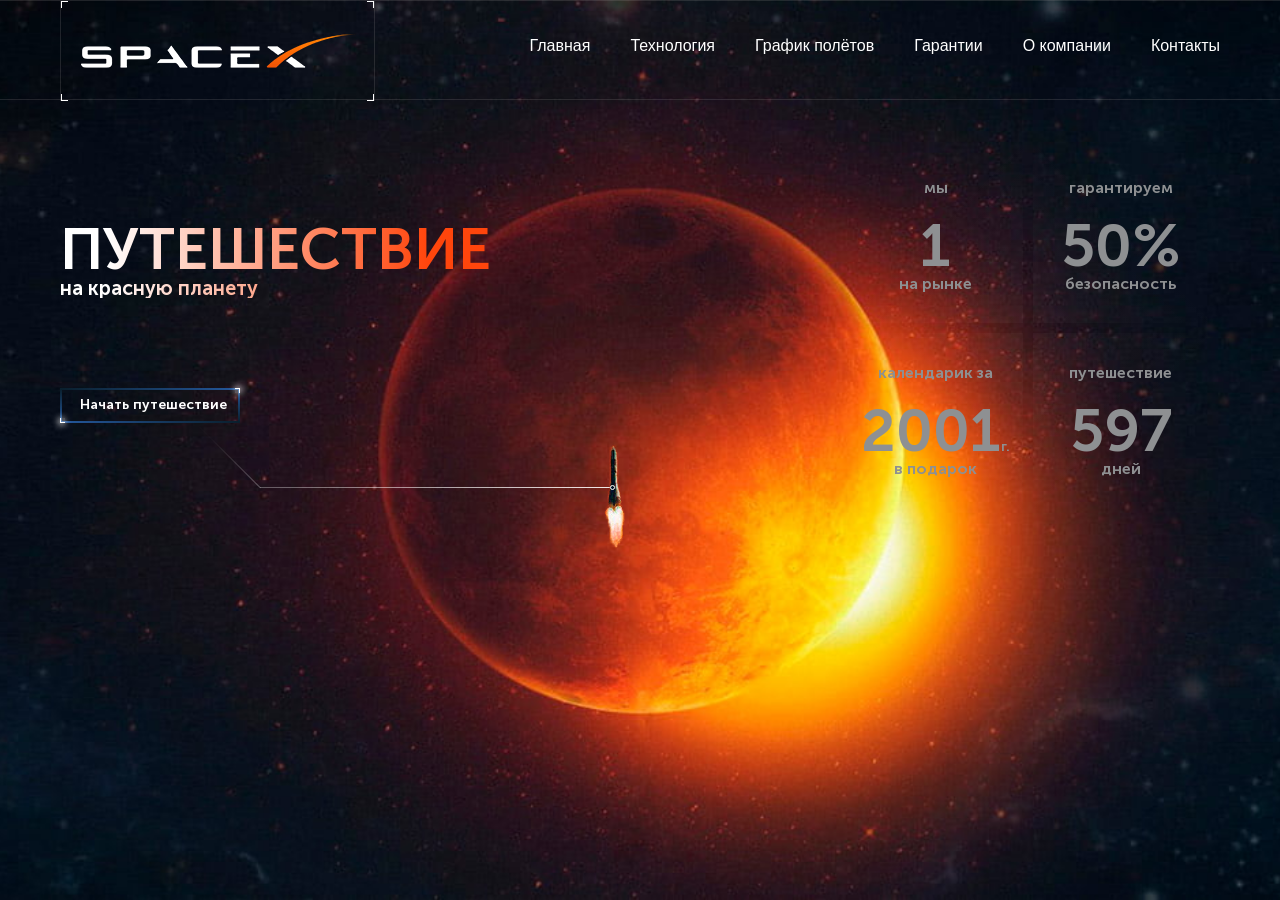
<file: progects/Ilon Mask/index.html>
<!DOCTYPE html>
<html lang="ru">
	<head>
		<meta charset="UTF-8">
		<title>Ilon Mask</title>
	  <link rel="icon" href="favicon.jpg">
	  <meta name="viewport" content="width=devise-width, initial-scale=1">
	  <meta name="robots" content="index,follow,noodp">
		<link rel="stylesheet" type="text/css" href="css/style.css">
	</head>
  <body>
	  <!-- /////// HEADER ////////  --> 
		<div class="wrapper">	
			<!-- container_adaptive-menu -->
		  <div class="container_adaptive-menu">
		  	<ul class="adaptive__header_nav">
					<li><a href="#">Главная</a></li>
					<li><a href="#">Технология</a></li>
					<li><a href="#">График полётов</a></li>
					<li><a href="#">Гарантии</a></li> 
					<li><a href="#">О компании</a></li>
					<li><a href="#">Контакты</a></li>
				</ul>
				<div class="burger_btn"></div>
				<div class="line_border"></div>
		  </div>		
			<header>
				<!-- /////// header__navigation /////// -->
				<nav class="header__navigation">
					<div class="container container__header-nav">
						<div class="header__logo">
							<div class="box-conner box__top-left"></div>
							<div class="box-conner box__top-right"></div>
							<div class="box-conner box__bottom-left"></div>
							<div class="box-conner box__bottom-right"></div>
							<a  href="index.html"></a>
						</div>
						<ul class="header__nav">
							<li><a href="#">Главная</a></li>
							<li><a href="#">Технология</a></li>
							<li><a href="#">График полётов</a></li>
							<li><a href="#">Гарантии</a></li>
							<li><a href="#">О компании</a></li>
							<li><a href="#">Контакты</a></li>
						</ul>
					</div>							
				</nav>

				<!-- /////// header__banner ///////// -->
				<div class="container">
					<div class="header__banner">
						<!-- ////left__content-box //// -->
						<div class="left__content-box">
							<div class="title_gradient-text">
								<h1>ПУТЕШЕСТВИЕ</h1>
							  <p>на красную планету</p>
							</div>
							<div class="container_space-travel">
								<div class="btn_space-travel">
								  <div class="top-right"></div>
								  <div class="bottom-left"></div>
								  <p>Начать путешествие</p>
							  </div>
							  <div class="bg_rocket"></div>
							  <div class="block_circle-target"></div>
							</div>							
						</div>

						<!-- //// right__content-box //// -->
						<div class="right__content-box">
							<div class="container_content-service">
								<div class="box_service box_service-1">
									<div class="wrapper_service">
										<p>мы</p>
								    <span>1</span>
								    <p>на рынке</p>
									</div>
								</div>								
								<div class="box_service box_service-2">
									<div class="wrapper_service">
										<p>гарантируем</p>
								    <span>50%</span>
								    <p>безопасность</p>
									</div>
								</div>							
								<div class="box_service box_service-3">
									<div class="wrapper_service">
										<p>календарик за</p>
								    <span>2001<i>г.</i></span>
								    <p>в подарок</p>
									</div>
								</div>							
								<div class="box_service box_service-4">
									<div class="wrapper_service">
										<p>путешествие</p>
								    <span>597</span>
								    <p>дней</p>
									</div>
								</div>								
							</div> <!-- container_content-service -->
						</div> <!-- right__content-box -->
				  </div> <!-- header__banner -->
				</div> <!-- container -->
				<!-- <div class="block__bg-mars"></div> -->
		  </header>			
		</div> <!-- wrapper --> 
		<script src="js/burgerMenu.js"></script>	
  </body>
</html>
</file>
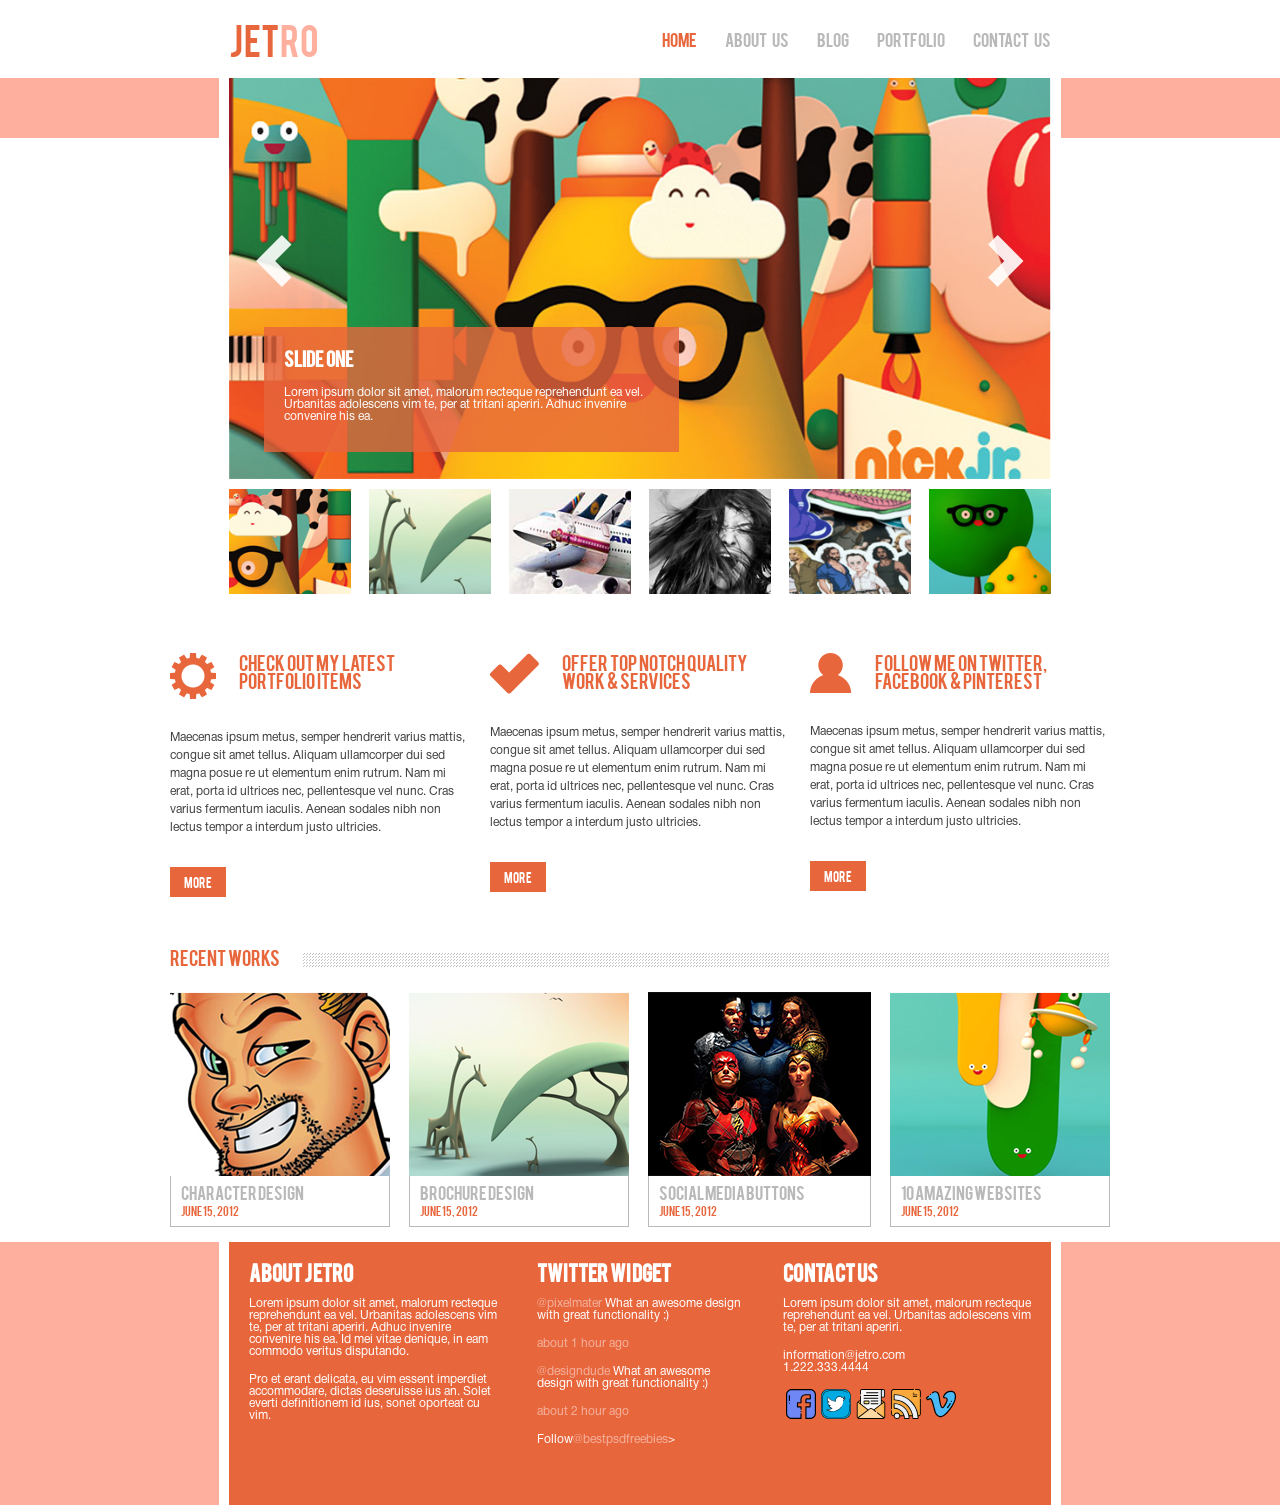
<file: progects/Jetro/index.html>
<!DOCTYPE html>
<html lang="ru">
<head>
	<meta charset="UTF-8">
	<title>Jetro</title>
  <link rel="icon" href="../../img/myproject/jetro.png">
  <meta name="viewport" content="width=devise-width, initial-scale=1">
  <meta name="robots" content="index,follow,noodp">
	<link rel="stylesheet" type="text/css" href="css/style.css">
	

</head>
<body>
	  <!-- HEADER  -->
		<div class="wrapper"> 
			<header>
				<div class="decorblock-left"><div class="decorblock--colorbg"></div></div>
				<div class="container">
					<nav class="header__navigation">					
						<div class="header__logo"><a href="index.html">jet<span class="span-logo">ro</span></a></div>
						<ul class="header__nav">
							<li><a href="index.html" class="home">home</a></li>
							<li><a href="about.html" class="about">about us</a></li>
							<li><a href="blog.html" class="blog">blog</a></li>
							<li><a href="portfolio.html" class="portfolio">portfolio</a></li>
							<li><a href="contact.html" class="contact">contact us</a></li>
						</ul>
					</nav>
					<div class="header__navigation--banner">
						<div class="header__navigation__banner--slider">
							<div class="container__slider--button">
								<div class="back"><a href="#"></a></div>
								<div class="next"><a href="#"></a></div>
							</div>
							<div class="container__slider--text">
									<h3 class="h3-info">slide one</h3>
									<p class="text-info">Lorem ipsum dolor sit amet, malorum recteque reprehendunt ea vel.<br> Urbanitas adolescens vim te, per at tritani aperiri. Adhuc invenire convenire his ea. </p>
								</div>	
						</div>
						<div class="header__navigation__banner--prevew">
							<div class="prevew__blocks"><img src="img/png_icons/index/index_img-1.png" alt=""></div>
							<div class="prevew__blocks"><img src="img/png_icons/index/index_img-2.png" alt=""></div>
							<div class="prevew__blocks"><img src="img/png_icons/index/index_img-3.png" alt=""></div>
							<div class="prevew__blocks"><img src="img/png_icons/index/index_img-4.png" alt=""></div>
							<div class="prevew__blocks"><img src="img/png_icons/index/index_img-5.png" alt=""></div>
							<div class="prevew__blocks"><img src="img/png_icons/index/index_img-6.png" alt=""></div>
						</div>
					</div>					
				</div>
				<div class="decorblock-right"></div>
			</header>
			
		    <!-- SECTION TEXT__CONTENT  -->
			<section class="text__content">
				<div class="container">
					<div class="text__content--container">
						<div class="text__content--blocks ">
							<div class="title__block">
								<img src="img/png_icons/index/icon_tools.png" alt="">
								<h3 class="h3-content">Check  out  my  latest<br>
								portfolio  items</h3>
							</div>
							<p class="text-content">Maecenas ipsum metus, semper hendrerit varius mattis, congue sit amet tellus. Aliquam ullamcorper dui sed magna posue re ut elementum enim rutrum. Nam mi erat, porta id ultrices nec, pellentesque vel nunc. Cras varius fermentum iaculis. Aenean sodales nibh non lectus tempor a interdum justo ultricies.</p>
							<div class="btn"><a href="">more</a></div>
						</div>
						<div class="text__content--blocks">
							<div class="title__block">
								<img src="img/png_icons/index/icon_check.png" alt="">
								<h3 class="h3-content">Offer  Top  Notch  Quality<br>  
								Work  &  Services</h3>
							</div>
							<p class="text-content">Maecenas ipsum metus, semper hendrerit varius mattis, congue sit amet tellus. Aliquam ullamcorper dui sed magna posue re ut elementum enim rutrum. Nam mi erat, porta id ultrices nec, pellentesque vel nunc. Cras varius fermentum iaculis. Aenean sodales nibh non lectus tempor a interdum justo ultricies.</p>
							<div class="btn"><a href="">more</a></div>
						</div>
						<div class="text__content--blocks">
							<div class="title__block">
								<img src="img/png_icons/index/icon_people.png" alt="">
								<h3 class="h3-content">Follow  Me  on  Twitter,<br>  
								Facebook  &  Pinterest</h3>
							</div>
							<p class="text-content">Maecenas ipsum metus, semper hendrerit varius mattis, congue sit amet tellus. Aliquam ullamcorper dui sed magna posue re ut elementum enim rutrum. Nam mi erat, porta id ultrices nec, pellentesque vel nunc. Cras varius fermentum iaculis. Aenean sodales nibh non lectus tempor a interdum justo ultricies.</p>
							<div class="btn"><a href="">more</a></div>
						</div>
					</div>
				</div>
			</section>
			
		    <!-- SECTION IMG__CONTENT  -->
			<section class="img__content">
				<div class="container">
					<div class="title__block--container">
						<h3 class="h3-content">Recent  Works</h3>
						<div class="title__block--background"></div>
					</div>
					<div class="img__content--container">
						<div class="img__content--block">
							<img src="img/png_icons/index/Character_Design.png" alt="">
							<div class="img__bottom--container">
								<h3 class="h3--img__content">Character  Design</h3>
								<p class="p--img__content">June 15, 2012</p>
							</div>
						</div>
						<div class="img__content--block">
							<img src="img/png_icons/index/Brochure_Design.png" alt="">
							<div class="img__bottom--container">
								<h3 class="h3--img__content">Brochure  Design</h3>
								<p class="p--img__content">June 15, 2012</p>
							</div>
						</div>
						<div class="img__content--block">
							<img src="img/png_icons/index/soc.png" alt="">
							<div class="img__bottom--container">
								<h3 class="h3--img__content">Social Media Buttons</h3>
								<p class="p--img__content">June 15, 2012</p>
							</div>
						</div>
						<div class="img__content--block">
							<img src="img/png_icons/index/Amazing_Websites.png" alt="">
							<div class="img__bottom--container">
								<h3 class="h3--img__content">10 Amazing Websites</h3>
								<p class="p--img__content">June 15, 2012</p>
							</div>
						</div>
					</div>
				</div>
			</section>
			
			  
		    <!-- FOOTER  -->
			<footer>
				<div class="footer__dicorblock--left"></div>
				<div class="container footer__container">
					<div class="footer__container--blocks--left">
						<h3 class="h3-info">About  Jetro</h3>
						<br>
						<p class="text-info">Lorem ipsum dolor sit amet, malorum recteque reprehendunt ea vel. Urbanitas adolescens vim te, per at tritani aperiri. Adhuc invenire convenire his ea. Id mei vitae denique, in eam commodo veritus disputando.</p> 
						<br>
						<p class="text-info">Pro et erant delicata, eu vim essent imperdiet accommodare, dictas deseruisse ius an. Solet everti definitionem id ius, sonet oporteat cu vim.</p>
					</div>

					<div class="footer__container--blocks--midle">
						<h3 class="h3-info">Twitter  Widget</h3>
						<br>
						<p class="text-info"><span class="text-info--span">@pixelmater</span> What an awesome design with great functionality :)</p><br>
						<p class="text-info"><span class="text-info--span">about 1 hour ago</span></p>
						<br>
						<p class="text-info"><span class="text-info--span">@designdude</span> What an awesome design with great functionality :)</p>
						<br>
						<p class="text-info"><span class="text-info--span">about 2 hour ago</span></p>
						<br>
						<p class="text-info">Follow<span class="text-info--span">@bestpsdfreebies</span>></p>
					</div>

					<div class="footer__container--blocks--right">
						<h3 class="h3-info">Contact  Us</h3>
						<br>
						<p class="text-info">Lorem ipsum dolor sit amet, malorum recteque reprehendunt ea vel. Urbanitas adolescens vim te, per at tritani aperiri. </p><br>
						<p class="text-info">information@jetro.com<br>
						
						1.222.333.4444</p>
						<div class="socicon__container">
							<a href="#"><img src="img/png_icons/index/face_123book.svg" alt="f"></a>
							<a href="#"><img src="img/png_icons/index/twi__3tter.svg" alt="t"></a>
							<a href="#"><img src="img/png_icons/index/email.svg" alt="e"></a>
							<a href="#"><img src="img/png_icons/index/rss.svg" alt="r"></a>
							<a href="#"><img src="img/png_icons/index/vimeo.svg" alt="v"></a>
						</div>
					</div>
				</div>
				<div class="footer__dicorblock--right"></div>
		  </footer>
		</div> 
		<!-- <script src="../DeveloperTools/BorderOutlineSystem/outline.js"></script>		  -->
</body>
</html>
</file>
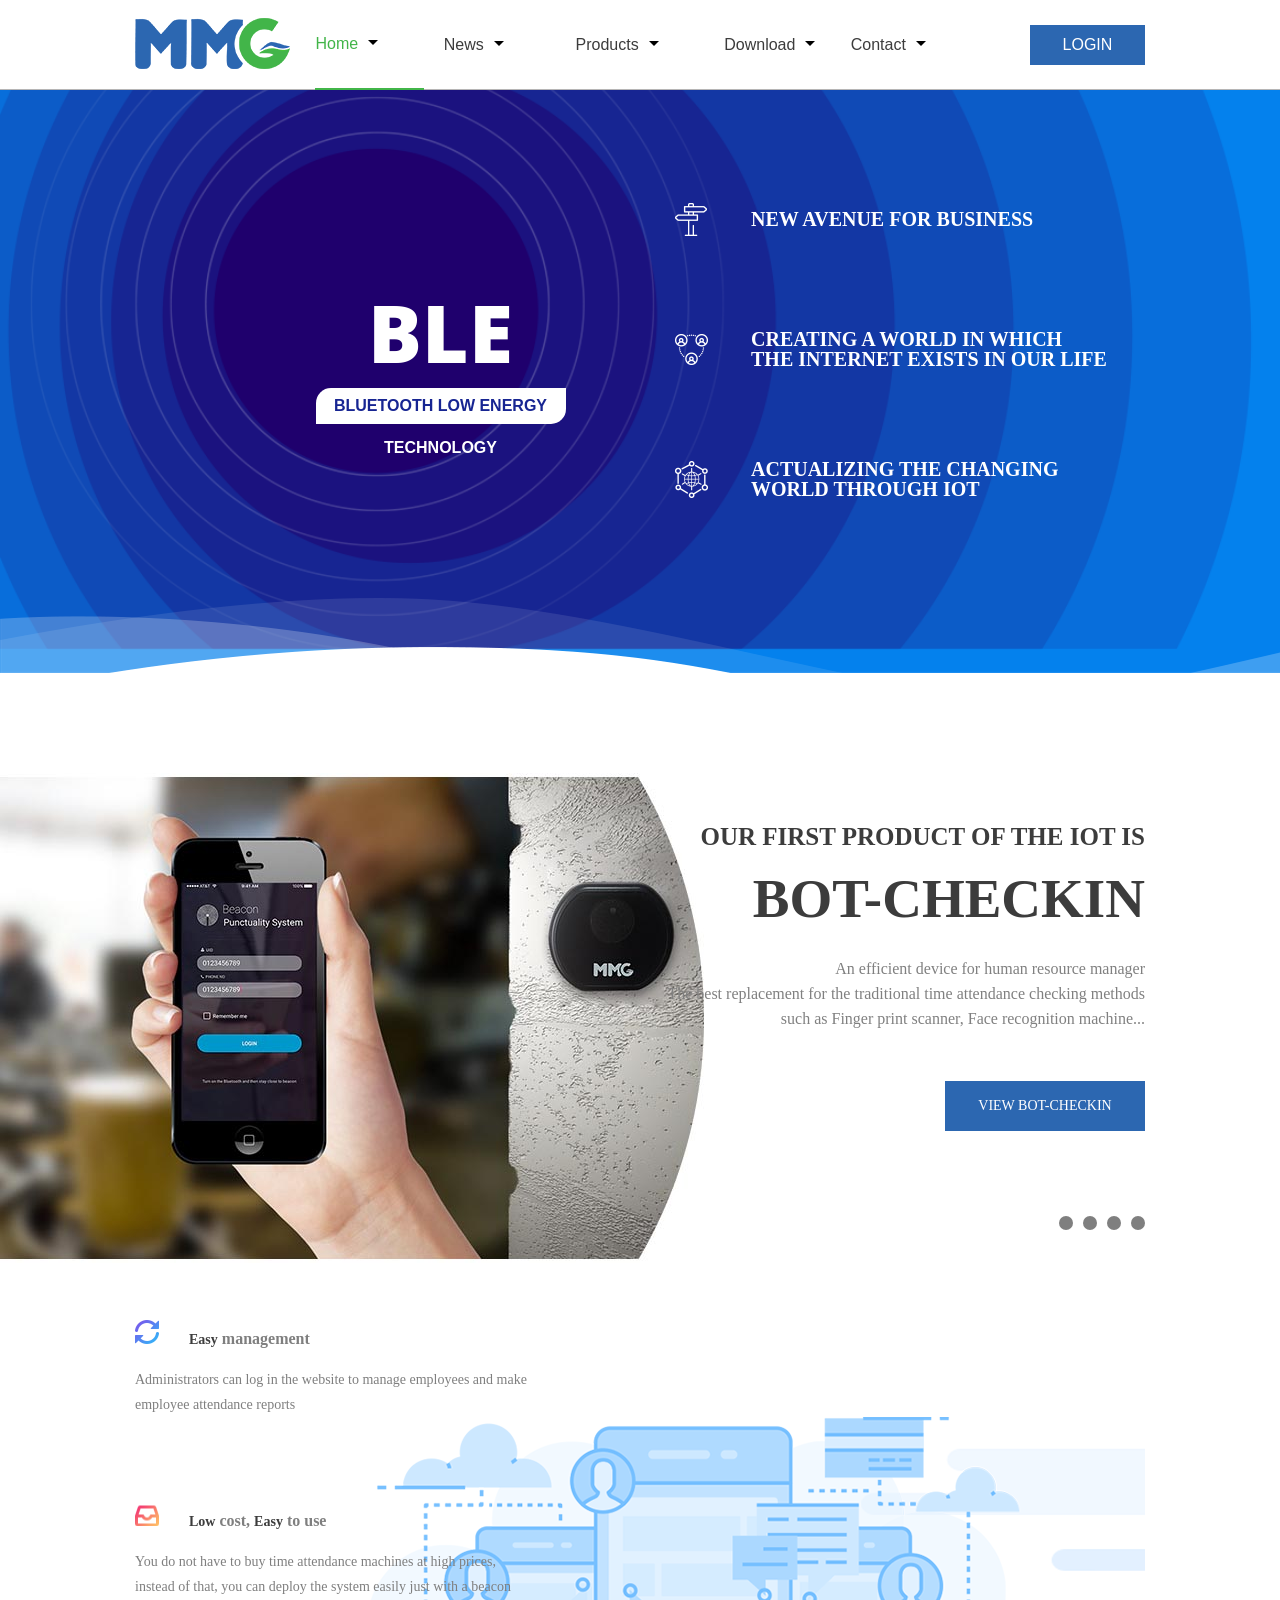
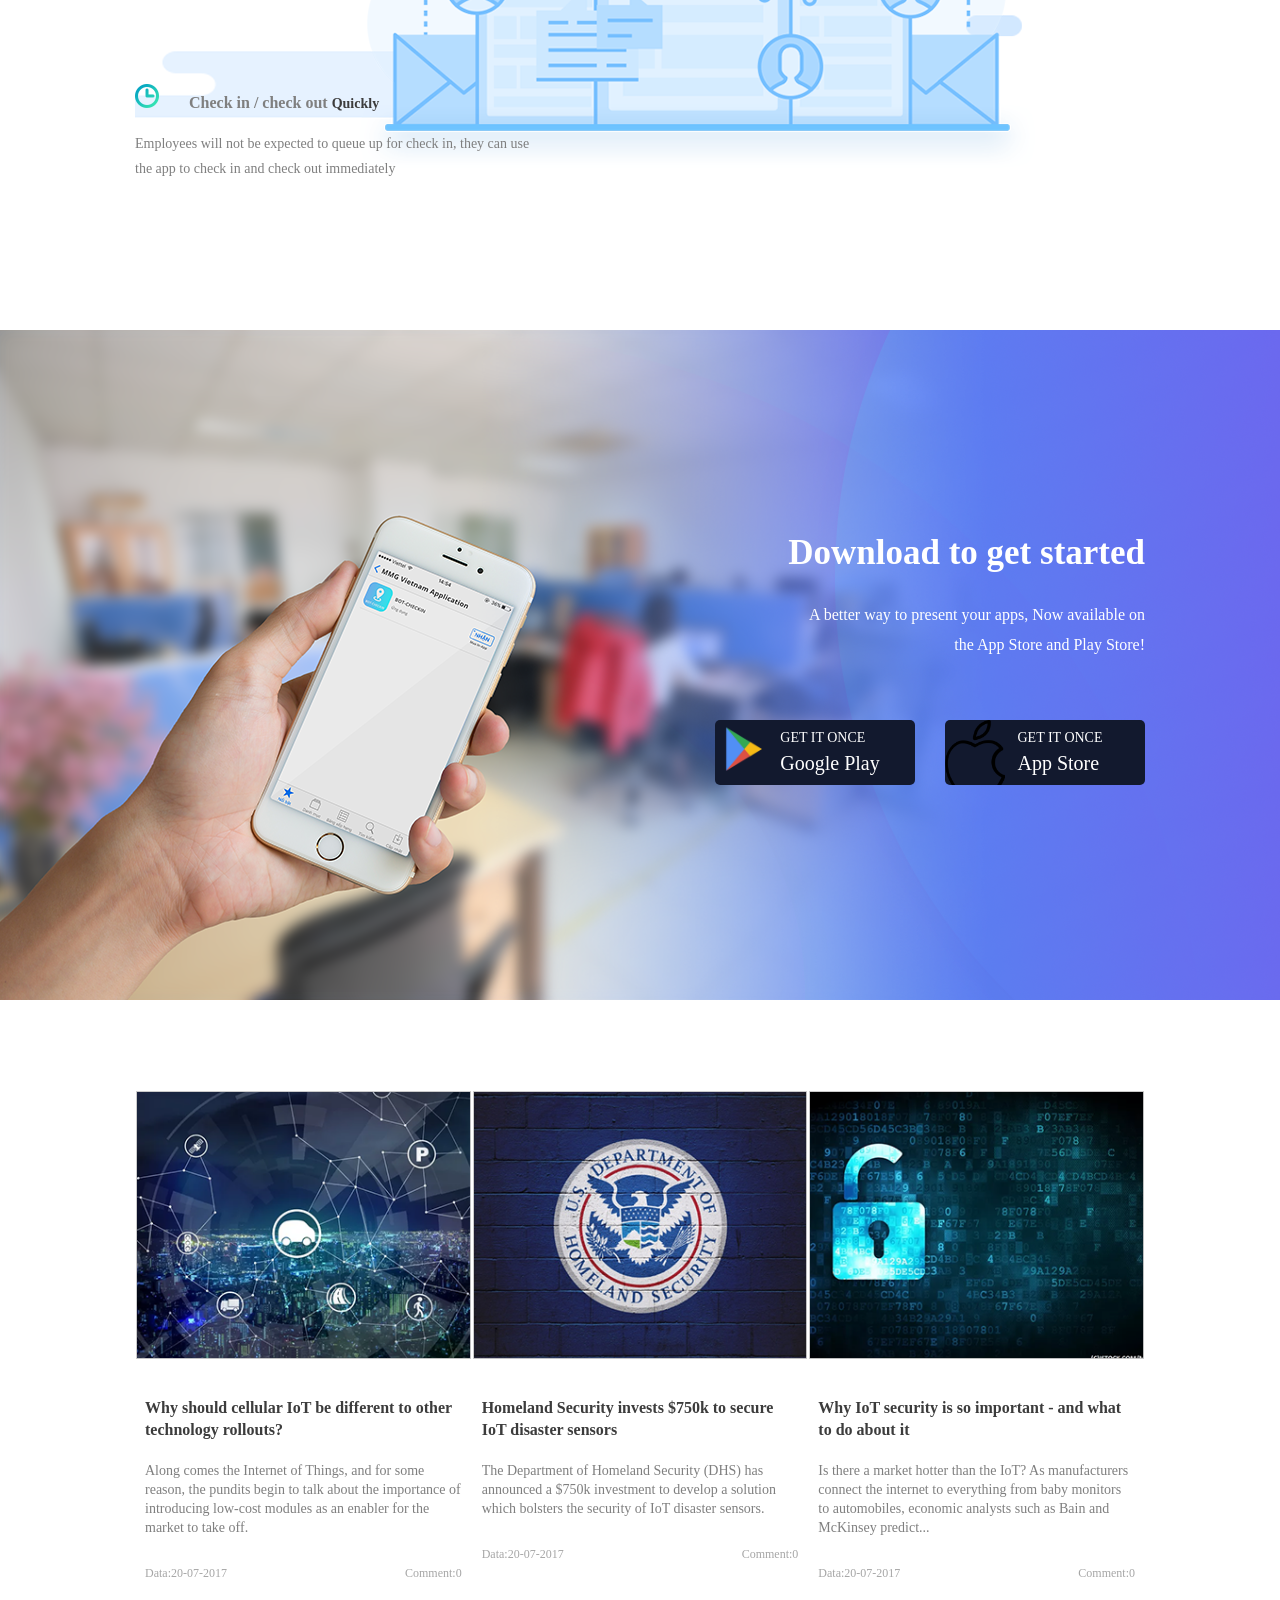
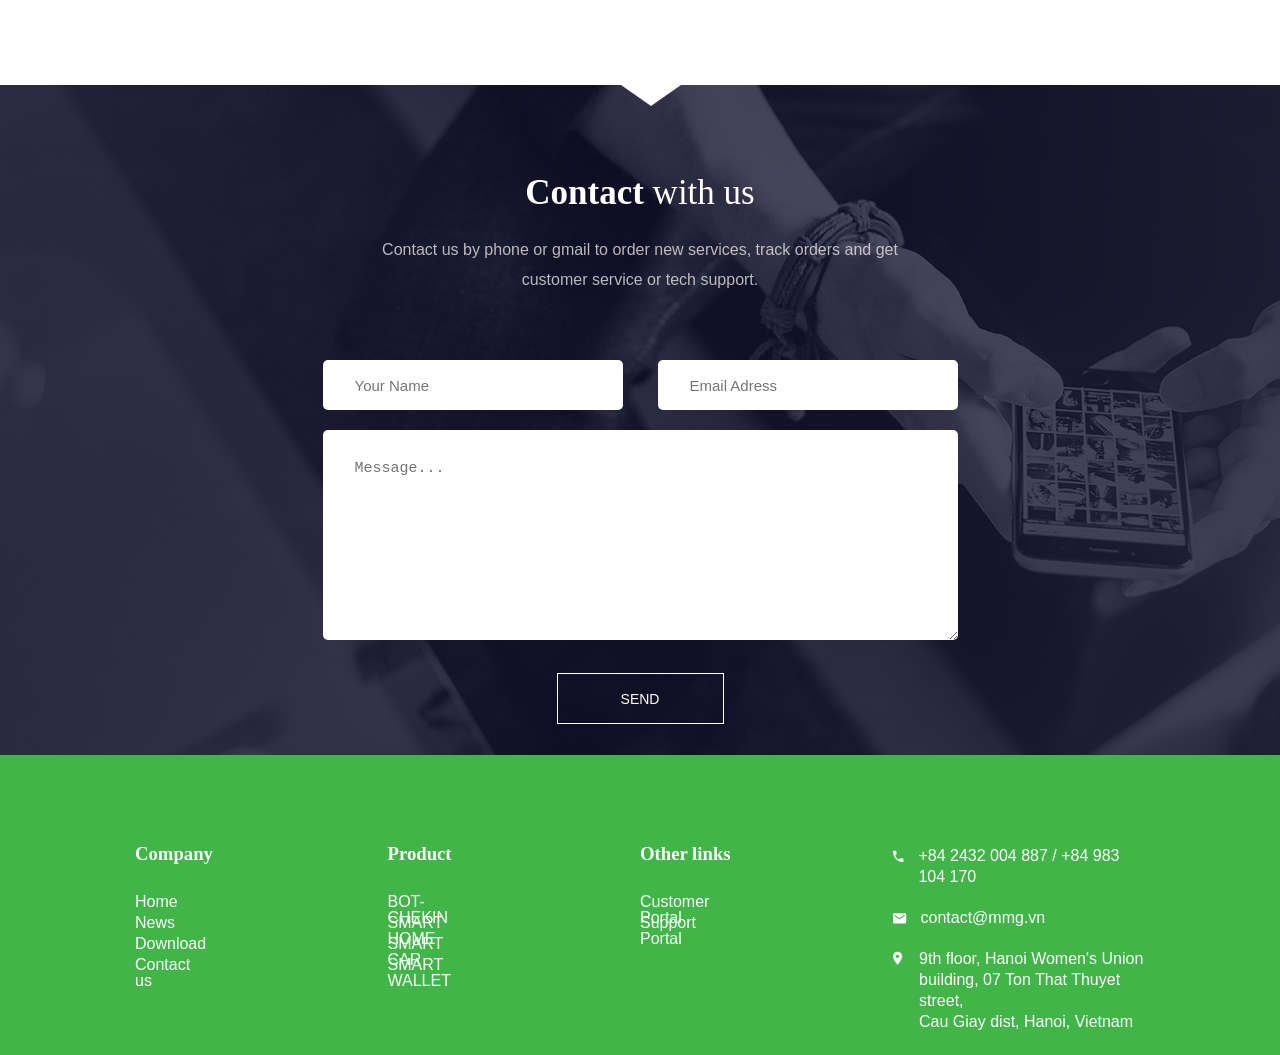
<file: progects/MMG/index.html>
<!DOCTYPE html>
<html lang="ru">
<head>
	<meta charset="UTF-8"> 
	<title>MMG</title>
  <link rel="icon" href="../../img/myproject/mmg.png">
  <meta name="viewport" content="width=devise-width, initial-scale=1">
  <meta name="robots" content="index,follow,noodp">
	<link rel="stylesheet" type="text/css" href="css/style.css">
</head> 
<body>
	  <!-- HEADER  -->
		<div class="wrapper">
			<header>				
					<nav class="header__navigation">
						<div class="container">
							<div class="header__logo"><a href="/"><img src="img/header_img/logo_mmg.png" alt=""></a></div>
							<ul class="header__nav">
								<li><a href="#" class="active">Home</a>
									<ul class="sub_menu">
										<li><a href="">Title</a></li>
										<li><a href="">Head</a></li>
									</ul>
								</li>
								<li><a href="#">News</a>
		 							<ul class="sub_menu">
										<li><a href="">RSS</a></li> 
										<li><a href="">Union</a></li>
										<li><a href="">ORT</a></li>
									</ul>
								</li>
								<li><a href="#">Products</a>
									<ul class="sub_menu">
										<li><a href="#">Coffe</a></li>
										<li><a href="#">Pizza</a></li>
										<li><a href="#">Hot Dog</a></li>
										<li><a href="#">Burger</a></li>
										<li><a href="#">Chees</a></li>
									</ul>
								</li>
								<li><a href="#">Download</a>
									<ul class="sub_menu">
										<li><a href="">Book</a></li>
										<li><a href="">File</a></li>
										<li><a href="">Foto</a></li>
										<li><a href="">Img</a></li>
									</ul>
								</li>
								<li><a href="#">Contact</a>
									<ul class="sub_menu">
										<li><a href="">Adress</a></li>
										<li><a href="">Email</a></li>
										<li><a href="">Form</a></li>
										<li><a href="">Telephone</a></li>
									</ul>
								</li>						
							</ul>
							<div class="login_btn btn">login</div>
						</div>	
					</nav>
					<div class="header_banner">
						<div class="container">
							<div class="banner_container">
								<div class="banner_title">
									<p class="banner-big_title">ble</p><br/>
									<h1>bluetooth low energy</h1><br/>
									<p class="banner_sub_title">technology</p>
								</div>
								<div class="banner_description">
									<h3>New avenue for Business </h3>
									<h3>Creating a world in which<br> 
                   the InterneT exists in our life</h3>
									<h3>Actualizing the changing<br> 
                   world through IoT</h3>
								</div>
							</div>
						</div>
						<div class="wave_anim_container"></div>
					</div>					
			</header>
			
		    <!-- SECTION...  -->
			<section class="section_slider">
				<div class="container_slider container">
					<div class="main_slider_container">
						<h3>Our first product of the IoT is</h3>
						<h2>BOT-Checkin</h2>
						<p class="slid_description">An efficient device for human resource manager<br>
						The best replacement for the traditional time attendance checking methods such as Finger print scanner, Face recognition machine...</p>
						<div class="btn main_slider_container--btn">
							<a href="">VIEW BOT-CHECKIN</a>						
						</div>
						<div class="container_points">
							<span class="points"></span>
							<span class="points"></span>
							<span class="points"></span>
							<span class="points"></span>
						</div>
					</div>
				</div>
				<div class="container container_slider_description">
					<div class="description_box">
						<h3><span>Easy</span> management</h3>
						<p>Administrators can log in the website to manage employees and make employee attendance reports</p>
						<h3><span>Low</span> cost, <span>Easy</span> to use</h3>
						<p>You do not have to buy time attendance machines at high prices, instead of that, you can deploy the system easily just with a beacon</p>
						<h3>Check in / check out <span>Quickly</span></h3>
						<p>Employees will not be expected to queue up for check in, they can use the app to check in and check out immediately</p>
					</div>
				</div>
			</section>
			
		    <!-- SECTION...  -->
			<section class="section_download">
				<div class="container container_download">
					<div class="download_container">
						<h2>Download to get started</h2>
						<p>A better way to present your apps, Now available on<br>
						the App Store and Play Store!</p>
						<div class="download_button_container">
							<div class="google_btn btn">
								<div class="desc_box">
									<p>get it once</p>
									<h3>Google Play</h3>
								</div>
							</div>
							<div class="app_btn btn">
								<div class="desc_box">
									<p>get it once</p>
									<h3>App Store</h3>
								</div>
							</div>
						</div>
					</div>
				</div>
			</section>
			
		    <!-- SECTION...  -->
			<section class="article">
				<div class="container container_article">
			  	<div class="block_article">
						<img src="img/section_img/section_articles/ar_1.png" alt="">
						<div class="wrapper_article">
							<h3 class="article_title">Why should cellular IoT be different to other technology rollouts?</h3>
							<p class="article_description">Along comes the Internet of Things, and for some reason, the pundits begin to talk about the importance of introducing low-cost modules as an enabler for the market to take off.</p>
							<div class="wrap_info">
								<span class="data">Data:20-07-2017</span>
								<span class="comment">Comment:0</span>
							</div>
						</div>
					</div>

					<div class="block_article">
						<img src="img/section_img/section_articles/ar_2.png" alt="">
						<div class="wrapper_article">
							<h3 class="article_title">Homeland Security invests $750k to secure IoT disaster sensors</h3>
							<p class="article_description">The Department of Homeland Security (DHS) has announced a $750k investment to develop a solution which bolsters the security of IoT disaster sensors.</p>
							<div class="wrap_info">
								<span class="data">Data:20-07-2017</span>
								<span class="comment">Comment:0</span>
							</div>
						</div>
					</div>

					<div class="block_article">
						<img src="img/section_img/section_articles/ar_3.png" alt="">
						<div class="wrapper_article">
							<h3 class="article_title">Why IoT security is so important - and what to do about it</h3>
							<p class="article_description">Is there a market hotter than the IoT? As manufacturers connect the internet to everything from baby monitors to automobiles, economic analysts such as Bain and McKinsey predict...</p>
							<div class="wrap_info">
								<span class="data">Data:20-07-2017</span>
								<span class="comment">Comment:0</span>
							</div>
						</div>
					</div>			  	
				</div>
				<div class="wrap_arrow">
					<div class="block_arrow"></div>
				</div>
			</section>

			<section class="section_form">
				<div class="wrap_form">
					<h2 class="section_form-title"><span>Contact </span>with us</h2>
					<p class="form_description">Contact us by phone or gmail to order new services, track orders and get customer service or tech support. </p>
					<form action="#">
						<label for="">
							<input type="text" placeholder ="Your Name">
						  <input type="email" placeholder ="Email Adress">
						</label>
						<textarea name=""  placeholder ="Message..."></textarea>
					</form>
					<div class="btn btn_send" >send</div>
				</div>
			</section>
			  
		    <!-- FOOTER  -->
			<footer>
				<div class="container footer_container">
					<div class="blocks_links">
						<h3>Company</h3>
						<a href="#">Home</a>
						<a href="#">News</a>
						<a href="#">Download</a>
						<a href="#">Contact us</a>
					</div>
					<div class="blocks_links">
						<h3>Product</h3>
						<a href="#">bot-chekin</a>
						<a href="#">smart home</a>
						<a href="#">smart car</a>
						<a href="#">smart wallet</a>
					</div>
					<div class="blocks_links">
						<h3>Other links</h3>
						<a href="#">Customer Portal</a>
						<a href="#">Support Portal</a>
					</div>
					<div class="blocks_links">
						<p>+84 2432 004 887 / +84 983 104 170</p>
						<p>contact@mmg.vn</p>
						<p>9th floor, Hanoi Women's Union<br>
							building, 07 Ton That Thuyet street,<br>
							Cau Giay dist, Hanoi, Vietnam</p>
					</div>
				</div>
		  </footer>
		</div> 
<script src="js/main_slider.js"></script>	
<script src="js/border_header.js"></script> 
</body>
</html>
</file>
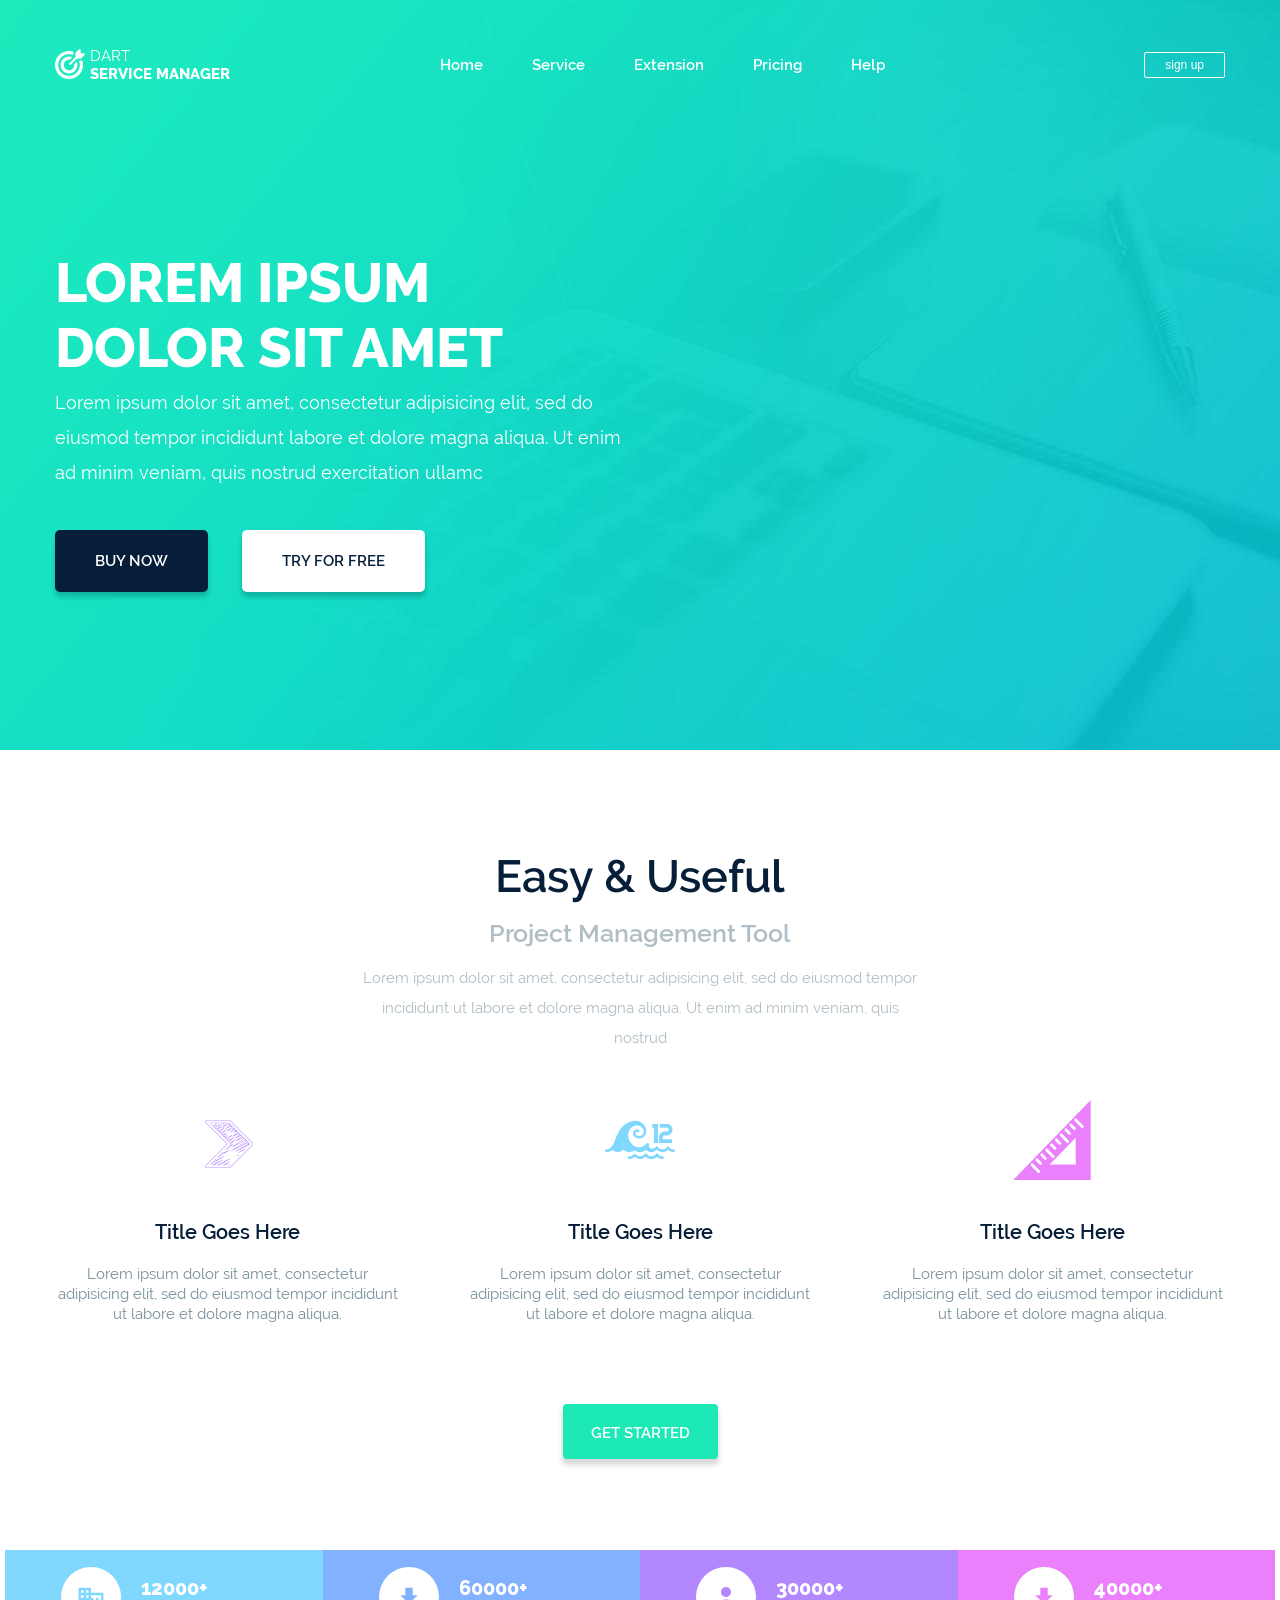
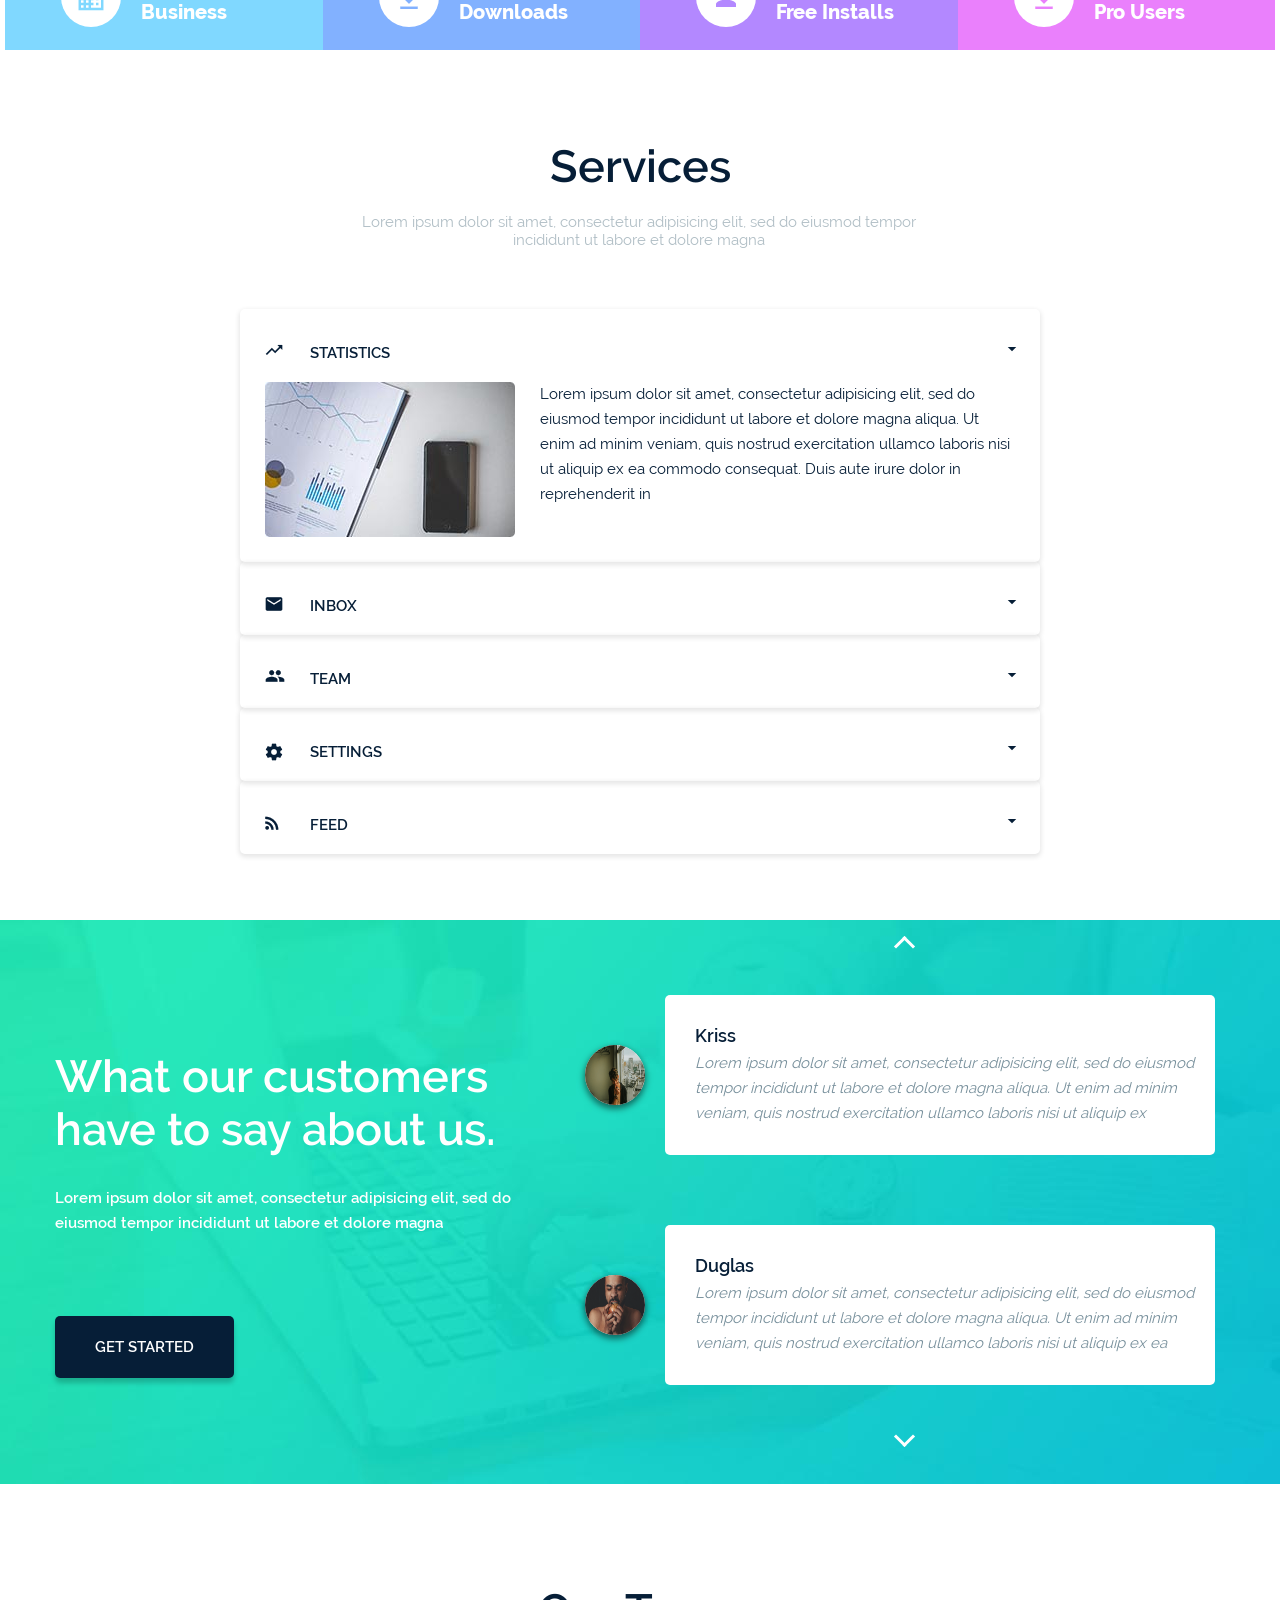
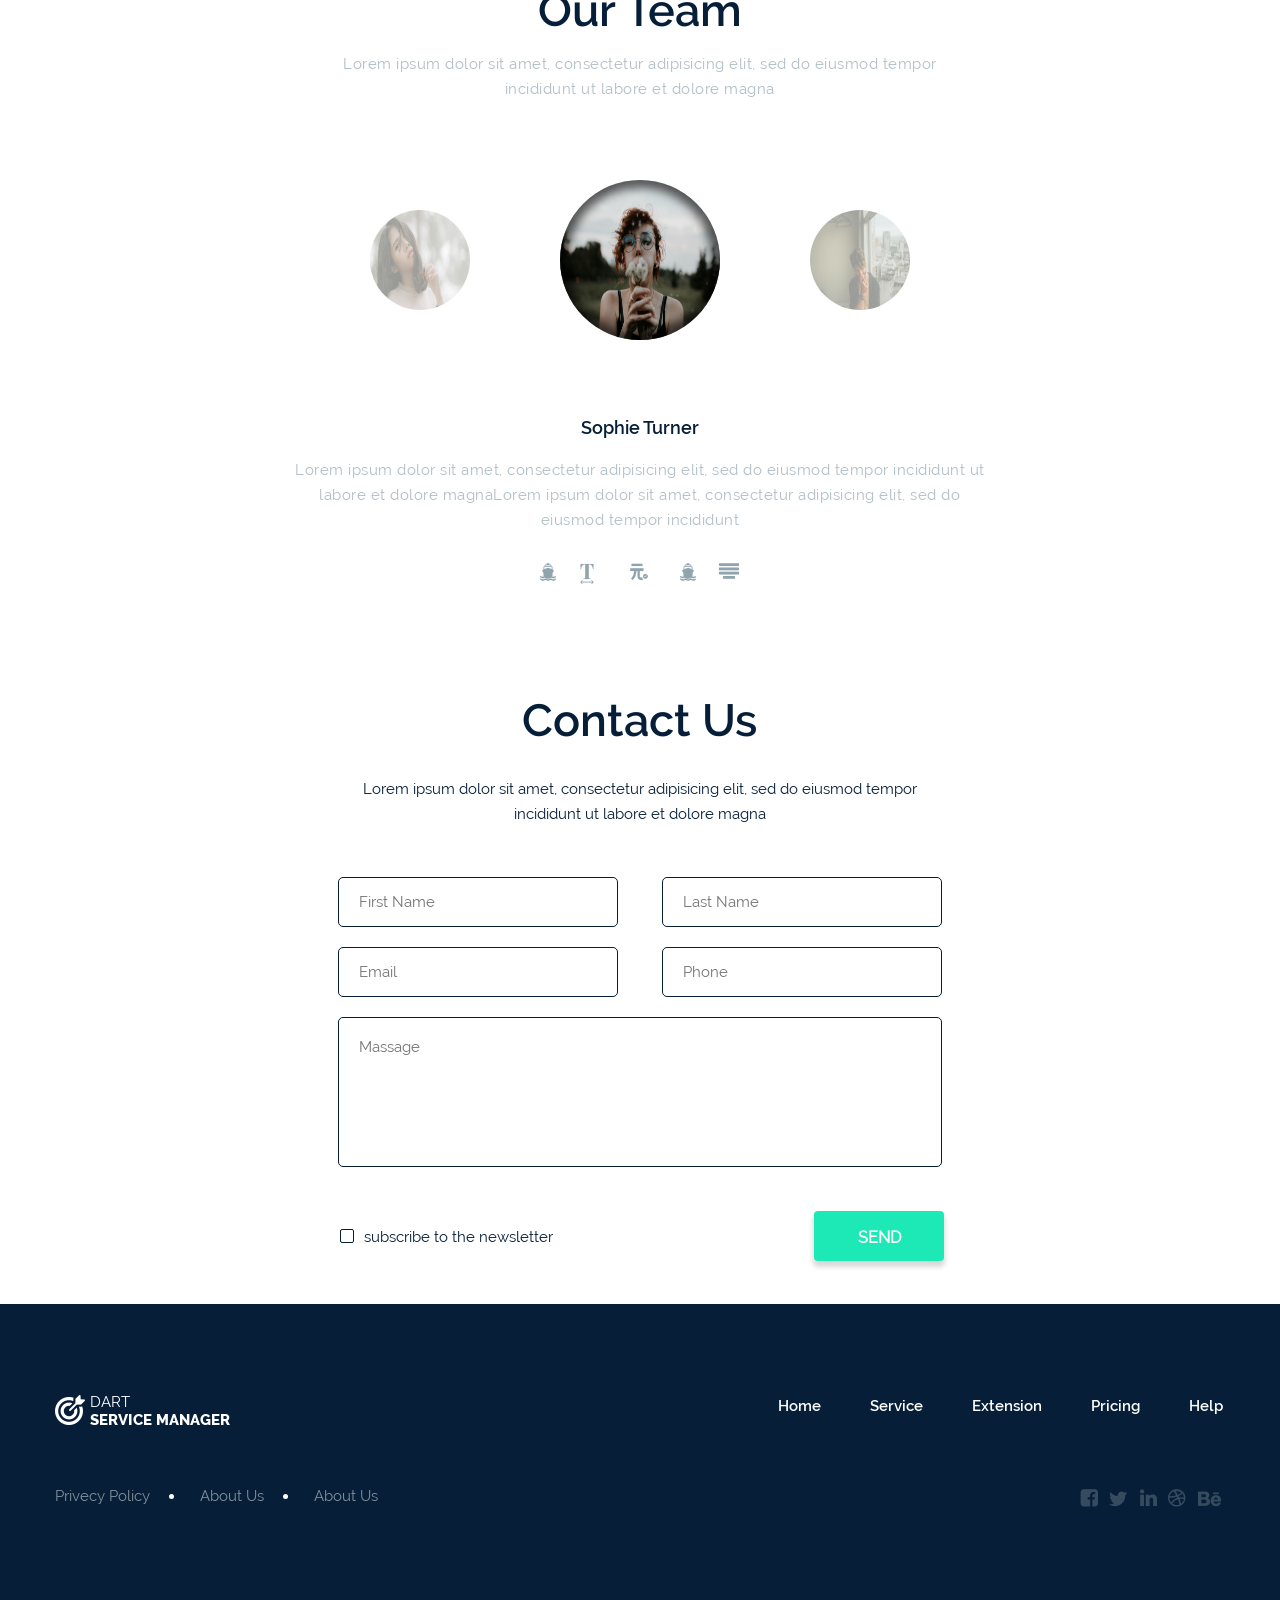
<file: progects/Dart Service Manager/src/index.html>
<!DOCTYPE html>
<html>
<head>
	<meta charset="utf-8">
	<title>Dart Service</title>
  <link rel="icon" href="../../../img/myproject/dart_service.png">
	<link rel="stylesheet"  href="css/style.css">
	<meta name="viewport" content="width=devise-width", initial-scale=1>

</head>
<body>
	  <!-- HEADER  -->
		<div class="wrapper">
			<header>
				<div class="container">
					<div class="header__navigation">
						<div class="header__logo"><span  class="header__spanLogo">dart</span><br>service manager</div>
						<ul class="header__nav">
							<li><a href="#">Home</a></li>
							<li><a href="#">Service</a></li>
							<li><a href="#">Extension</a></li>
							<li><a href="#">Pricing</a></li>
							<li><a href="#">Help</a></li>
						</ul>
						<button class="header__btn--signUp">sign up</button>
					</div>
				  <div class="header__content">
				  	<div class="header__content--buyNow">
				  		<h1>lorem Ipsum <br>Dolor sit amet</h1>
				  		<p>Lorem ipsum dolor sit amet, consectetur adipisicing elit, sed do eiusmod tempor incididunt labore et dolore magna aliqua. Ut enim ad minim veniam, quis nostrud exercitation ullamc</p>
				  		<div class="header__btn--left">Buy now</div>
				  		<div class="header__btn--right">Try for free</div>
				  	</div>
				  	<div class="header__content--video">
				  		<iframe  width="500" height="300" src="https://www.youtube.com/embed/8s13Rr4wHs8" frameborder="0" allow="accelerometer; autoplay; encrypted-media; gyroscope; picture-in-picture" allowfullscreen></iframe>
				  	</div>
				  </div>
				</div>
			</header>
			
		    <!-- SECTION TOP  -->
			<section class="top">
				<div class="container">
					<div class="top__zaglavie">
						<h2>Easy & Useful</h2>
						<h3>Project Management Tool</h3>
						<p>Lorem ipsum dolor sit amet, consectetur adipisicing elit, sed do eiusmod tempor incididunt ut labore et dolore magna aliqua. Ut enim ad minim veniam, quis nostrud </p>
					</div>
					<div class="top__previwe">
						<div class="previwe__left">
							<div class="left__icon"></div>
							<h2>Title Goes Here</h2>
							<p>Lorem ipsum dolor sit amet, consectetur adipisicing elit, sed do eiusmod tempor incididunt ut labore et dolore magna aliqua.</p>
						</div>
						<div class="previwe__midle">
							<div class="midle__icon"></div>
							<h2>Title Goes Here</h2>
							<p>Lorem ipsum dolor sit amet, consectetur adipisicing elit, sed do eiusmod tempor incididunt ut labore et dolore magna aliqua.</p>
						</div>
						<div class="previwe__right">
							<div class="right__icon"></div>
							<h2>Title Goes Here</h2>
							<p>Lorem ipsum dolor sit amet, consectetur adipisicing elit, sed do eiusmod tempor incididunt ut labore et dolore magna aliqua.</p>
						</div>
						<div class="previwe__btn">
						  <div class="previwe__btn--getStarted"><a href="#">GET STARTED</a></div>
						</div>
					</div>
				</div>
			</section>
			
		    <!-- SECTION MIDDLE  -->
			<section class="middle">
				<div class="container">
				  <div class="middle__service">
				 	  <div class="middle__service--buesness">
				 	  	<div class="middle__service--content">
				 	  		<div class="middle__service--circl">
				 	  		  <img src="img/png_icons/buisness.png" alt="">
				 	  	  </div>
				 	  	  <span>12000+<br>Business</span>
				 	  	</div>
				 	  </div>
				 	  <div class="middle__service--downloads">
				 	  	<div class="middle__service--content">
				 	  		<div class="middle__service--circl">
				 	  		  <img src="img/png_icons/donlowds.png" alt="">
				 	  	  </div>
				 	  	  <span>60000+<br>Downloads</span>
				 	  	</div>
				 	  </div>
				 	  <div class="middle__service--instals">
				 	  	<div class="middle__service--content">
				 	  		<div class="middle__service--circl">
				 	  		  <img src="img/png_icons/free_instal.png" alt="">
				 	  	  </div>
				 	  	  <span>30000+<br>Free Installs</span>
              </div>
				 	  </div>
				 	  <div class="middle__service--users">
				 	  	<div class="middle__service--content">
				 	  		<div class="middle__service--circl">
				 	  		  <img src="img/png_icons/pro_user.png" alt="">
				 	  	  </div>
				 	  	  <span>40000+<br>Pro Users</span>
				 	  	</div>
				 	  </div>
				  </div>
				</div>
			</section>
			
			<!-- .service__accordeon -->

      <div class="service__accordeon">
      	<div class="service__accordeon--box">
      		<h2>Services</h2>
      		<p class="boxP">Lorem ipsum dolor sit amet, consectetur adipisicing elit, sed do eiusmod tempor incididunt ut labore et dolore magna</p>
      		
      		<div class="service__accordeonWrapper">
      			<div class="accordeon__section clearfix">
      				<div class="accordeon__menu--name"><span>statistics</span><div class="menu__name--strelka"></div></div>
      				<div class="accordeon__menu--content">
      					<img src="img/jpeg_foto_bg/accordeon.jpg" alt="">
      					<p>Lorem ipsum dolor sit amet, consectetur adipisicing elit, sed do eiusmod tempor incididunt ut labore et dolore magna aliqua. Ut enim ad minim veniam,

quis nostrud exercitation ullamco laboris nisi ut aliquip ex ea commodo consequat. Duis aute irure dolor in reprehenderit in </p>
      				</div>
      			</div>
      			<div class="accordeon__section clearfix">
      				<div class="accordeon__menu--name"><span>inbox</span><div class="menu__name--strelka"></div> </div>
      				<div class="accordeon__menu--content">
      					<img src="img/jpeg_foto_bg/accordeon.jpg" alt="">
      					<p>Lorem ipsum dolor sit amet, consectetur adipisicing elit, sed do eiusmod tempor incididunt ut labore et dolore magna aliqua. Ut enim ad minim veniam,

quis nostrud exercitation ullamco laboris nisi ut aliquip ex ea commodo consequat. Duis aute irure dolor in reprehenderit in </p>
      				</div>
      			</div>
      			<div class="accordeon__section clearfix">
      				<div class="accordeon__menu--name"><span>team</span><div class="menu__name--strelka"></div> </div>
      				<div class="accordeon__menu--content">
      					<img src="img/jpeg_foto_bg/accordeon.jpg" alt="">
      					<p>Lorem ipsum dolor sit amet, consectetur adipisicing elit, sed do eiusmod tempor incididunt ut labore et dolore magna aliqua. Ut enim ad minim veniam,

quis nostrud exercitation ullamco laboris nisi ut aliquip ex ea commodo consequat. Duis aute irure dolor in reprehenderit in </p>
      				</div>
      			</div>
      			<div class="accordeon__section clearfix">
      				<div class="accordeon__menu--name"><span>settings</span><div class="menu__name--strelka"></div> </div>
      				<div class="accordeon__menu--content">
      					<img src="img/jpeg_foto_bg/accordeon.jpg" alt="">
      					<p>Lorem ipsum dolor sit amet, consectetur adipisicing elit, sed do eiusmod tempor incididunt ut labore et dolore magna aliqua. Ut enim ad minim veniam,

quis nostrud exercitation ullamco laboris nisi ut aliquip ex ea commodo consequat. Duis aute irure dolor in reprehenderit in </p>
      				</div>
      			</div>
      			<div class="accordeon__section clearfix">
      				<div class="accordeon__menu--name"><span>feed</span><div class="menu__name--strelka"></div> </div>
      				<div class="accordeon__menu--content">
      					<img src="img/jpeg_foto_bg/accordeon.jpg" alt="">
      					<p>Lorem ipsum dolor sit amet, consectetur adipisicing elit, sed do eiusmod tempor incididunt ut labore et dolore magna aliqua. Ut enim ad minim veniam,

quis nostrud exercitation ullamco laboris nisi ut aliquip ex ea commodo consequat. Duis aute irure dolor in reprehenderit in </p>
      				</div>
      			</div>
					</div>
      	</div>
      </div>


		    <!-- SECTION BOTTOM  -->
			<section class="bottom">
				<div class="container">
					<div class="bottom__left">
						<h2>What our customers
                have to say about us.
            </h2>
            <p>Lorem ipsum dolor sit amet, consectetur adipisicing elit, sed do eiusmod tempor incididunt ut labore et dolore magna 

            </p>
            <div class="bottom__btn"><a href="#">Get started</a></div>
					</div>
					


					<div class="bottom__right">
						<span class="Up"></span>
						<div class="bottom__right--slider">
						
							<div class="coment">
								<div class="avatar"><img src="img/photo/photo-of-man-smiling-and-wearing-jacket-1895225.jpg"></div>
								<div class="coment-cmnt">
									<p>Kriss</p>
									<div class="text">Lorem ipsum dolor sit amet, consectetur adipisicing elit, sed do eiusmod tempor incididunt ut labore et dolore magna aliqua. Ut enim ad minim veniam, quis nostrud exercitation ullamco laboris nisi ut aliquip ex  </div>
								</div>
								
							</div>
							<div class="coment">
								<div class="avatar"><img src="img/photo/man-biting-apple-fruit-1753470.jpg"></div>
								<div class="coment-cmnt">
									<p>Duglas</p>
									<div class="text">Lorem ipsum dolor sit amet, consectetur adipisicing elit, sed do eiusmod tempor incididunt ut labore et dolore magna aliqua. Ut enim ad minim veniam, quis nostrud exercitation ullamco laboris nisi ut aliquip ex ea</div>
								</div>
								
							</div>
							<div class="coment">
								<div class="avatar"><img src="img/photo/long-black-haired-woman-in-grey-top-taking-selfie-715842.jpg"></div>
								<div class="coment-cmnt">
									<p>Leo Dog</p>
									<div class="text">Lorem ipsum dolor sit amet, consectetur adipisicing elit, sed do eiusmod tempor incididunt ut labore et dolore magna aliqua. Ut enim ad minim veniam, quis nostrud exercitation ullamco laboris nisi ut aliquip ex ea</div>
								</div>
								
							</div>
							<div class="coment">
								<div class="avatar"><img src="img/photo/selective-focus-photography-of-woman-blowing-dandelion-1413883.jpg"></div>
								<div class="coment-cmnt">
									<p>Mark Pol</p>
									<div class="text">Lorem ipsum dolor sit amet, consectetur adipisicing elit, sed do eiusmod tempor incididunt ut labore et dolore magna aliqua. Ut enim ad minim veniam, quis nostrud exercitation ullamco laboris nisi ut aliquip ex ea</div>
								</div>
								
							</div>
							<div class="coment">
								<div class="avatar"><img src="img/photo/photo-of-man-smiling-and-wearing-jacket-1895225.jpg"></div>
								<div class="coment-cmnt">
									<p>Monika</p>
									<div class="text">Lorem ipsum dolor sit amet, consectetur adipisicing elit, sed do eiusmod tempor incididunt ut labore et dolore magna aliqua. Ut enim ad minim veniam, quis nostrud exercitation ullamco laboris nisi ut aliquip ex ea</div>
								</div>
								
							</div>
							<div class="coment">
								<div class="avatar"><img src="img/photo/selective-focus-photography-of-woman-blowing-dandelion-1413883.jpg"></div>
								<div class="coment-cmnt">
									<p>Djesi Lora</p>
									<div class="text">Lorem ipsum dolor sit amet, consectetur adipisicing elit, sed do eiusmod tempor incididunt ut labore et dolore magna aliqua. Ut enim ad minim veniam, quis nostrud exercitation ullamco laboris nisi ut aliquip ex ea</div>
								</div>
								
							</div>
							<div class="coment">
								<div class="avatar"><img src="img/photo/photo-of-man-smiling-and-wearing-jacket-1895225.jpg"></div>
								<div class="coment-cmnt">
									<p>Demi Mur</p>
									<div class="text">Lorem ipsum dolor sit amet, consectetur adipisicing elit, sed do eiusmod tempor incididunt ut labore et dolore magna aliqua. Ut enim ad minim veniam, quis nostrud exercitation ullamco laboris nisi ut aliquip ex ea</div>
								</div>
								
							</div>
							<div class="coment">
								<div class="avatar"><img src="img/photo/long-black-haired-woman-in-grey-top-taking-selfie-715842.jpg"></div>
								<div class="coment-cmnt">
									<p>Mark Wolberg</p>
									<div class="text">Lorem ipsum dolor sit amet, consectetur adipisicing elit, sed do eiusmod tempor incididunt ut labore et dolore magna aliqua. Ut enim ad minim veniam, quis nostrud exercitation ullamco laboris nisi ut aliquip ex ea</div>
								</div>
								
							</div>
							<div class="coment">
								<div class="avatar"><img src="img/photo/photo-of-man-smiling-and-wearing-jacket-1895225.jpg"></div>
								<div class="coment-cmnt">
									<p>Arnold Szhvarceneger</p>
									<div class="text">Lorem ipsum dolor sit amet, consectetur adipisicing elit, sed do eiusmod tempor incididunt ut labore et dolore magna aliqua. Ut enim ad minim veniam, quis nostrud exercitation ullamco laboris nisi ut aliquip ex ea</div>
								</div>
								
							</div>
							<div class="coment">
								<div class="avatar"><img src="img/photo/photo-of-man-smiling-and-wearing-jacket-1895225.jpg"></div>
								<div class="coment-cmnt">
									<p>Jon</p>
									<div class="text">Lorem ipsum dolor sit amet, consectetur adipisicing elit, sed do eiusmod tempor incididunt ut labore et dolore magna aliqua. Ut enim ad minim veniam, quis nostrud exercitation ullamco laboris nisi ut aliquip ex ea</div>
								</div>
								
							</div>
						  <div class="coment">
								<div class="avatar"><img src="img/photo/photo-of-man-smiling-and-wearing-jacket-1895225.jpg"></div>
								<div class="coment-cmnt">
									<p>Kriss</p>
									<div class="text">Lorem ipsum dolor sit amet, consectetur adipisicing elit, sed do eiusmod tempor incididunt ut labore et dolore magna aliqua. Ut enim ad minim veniam, quis nostrud exercitation ullamco laboris nisi ut aliquip ex ea</div>
								</div>
								
							</div>
							<div class="coment">
								<div class="avatar"><img src="img/photo/photo-of-man-smiling-and-wearing-jacket-1895225.jpg"></div>
								<div class="coment-cmnt">
									<p>Kriss</p>
									<div class="text">Lorem ipsum dolor sit amet, consectetur adipisicing elit, sed do eiusmod tempor incididunt ut labore et dolore magna aliqua. Ut enim ad minim veniam, quis nostrud exercitation ullamco laboris nisi ut aliquip ex ea</div>
								</div>
								
							</div>
							<div class="coment">
								<div class="avatar"><img src="img/photo/photo-of-man-smiling-and-wearing-jacket-1895225.jpg"></div>
								<div class="coment-cmnt">
									<p>Kriss</p>
									<div class="text">Lorem ipsum dolor sit amet, consectetur adipisicing elit, sed do eiusmod tempor incididunt ut labore et dolore magna aliqua. Ut enim ad minim veniam, quis nostrud exercitation ullamco laboris nisi ut aliquip ex ea</div>
								</div>
								
							</div>
							<div class="coment">
								<div class="avatar"><img src="img/photo/photo-of-man-smiling-and-wearing-jacket-1895225.jpg"></div>
								<div class="coment-cmnt">
									<p>Kriss</p>
									<div class="text">Lorem ipsum dolor sit amet, consectetur adipisicing elit, sed do eiusmod tempor incididunt ut labore et dolore magna aliqua. Ut enim ad minim veniam, quis nostrud exercitation ullamco laboris nisi ut aliquip ex ea</div>
								</div>
								
							</div>
						</div>
             <span class="Down"></span>
						
					</div>
				</div>
			</section>

			  <!-- SECTION FORM	  -->
			<section class="form">
				<div class="container">
					<div class="form_section">
						<div class="ourteam">
							<h2>Our Team</h2>
							<p class="ourteam-top-p">Lorem ipsum dolor sit amet, consectetur adipisicing elit, sed do eiusmod tempor <br>incididunt ut labore et dolore magna</p>
							<div class="ourteam_foto">
								<div class="foto__blocks"><img class='foto_img' src="img/photo/long-black-haired-woman-in-grey-top-taking-selfie-715842.jpg" alt=""></div>
								<div class="foto__blocks"></div>
								<div class="foto__blocks"><img class='foto_img' src="img/photo/photo-of-man-smiling-and-wearing-jacket-1895225.jpg" alt=""></div>
							</div>
							<h3>Sophie Turner</h3>
               <p class="ourteam-bottom-p">
               	Lorem ipsum dolor sit amet, consectetur adipisicing elit, sed do eiusmod tempor incididunt ut <br>labore et dolore magnaLorem ipsum dolor sit amet, consectetur adipisicing elit, sed do <br>eiusmod tempor incididunt 
               </p>
               <div class="ourteam_icon"></div>
						</div>
						
						<div class="contactus">
							<h2>Contact Us</h2>
							<p>Lorem ipsum dolor sit amet, consectetur adipisicing elit, sed do eiusmod tempor<br> incididunt ut labore et dolore magna</p>
							<form class="contactus__form" action="#" method="get">
								<input type="text" placeholder="First Name">
								<input type="text" placeholder="Last Name">
								<input type="text" placeholder="Email">
								<input type="text" placeholder="Phone">
								<textarea placeholder="Massage"></textarea>
								<div class="checkbox">
								  <input type="checkbox" id="ch1" name="ch1">
                  <label for="ch1">subscribe to the newsletter</label>					
								  <div class="form__btn-send"><a href="#">send</a></div>
								</div>
							</form>
						</div>

					</div>
				</div>
			</section>
			  
		    <!-- FOOTER  -->
			<footer>
				<div class="container">
					<div class="block_left">
						<div class="header__logo"><span  class="header__spanLogo">dart</span><br>service manager</div>
						<ul>
							<li>Privecy Policy</li>
							<li> </li>
							<li>About Us</li>
							<li> </li>
							<li>About Us</li>
						</ul>
					</div>
					<div class="block_right">
						<ul class="header__nav">
							<li><a href="#">Home</a></li>
							<li><a href="#">Service</a></li>
							<li><a href="#">Extension</a></li>
							<li><a href="#">Pricing</a></li>
							<li><a href="#">Help</a></li>
						</ul>
						<div class="block_right-icon">
							<a href="#"></a>
							<a href="#"></a>
							<a href="#"></a>
							<a href="#"></a>
							<a href="#"></a>
						</div>
					</div>
				</div>
		  </footer>
		</div>
	<script src="js/index.js"></script>	  
</body>
</html>
</file>
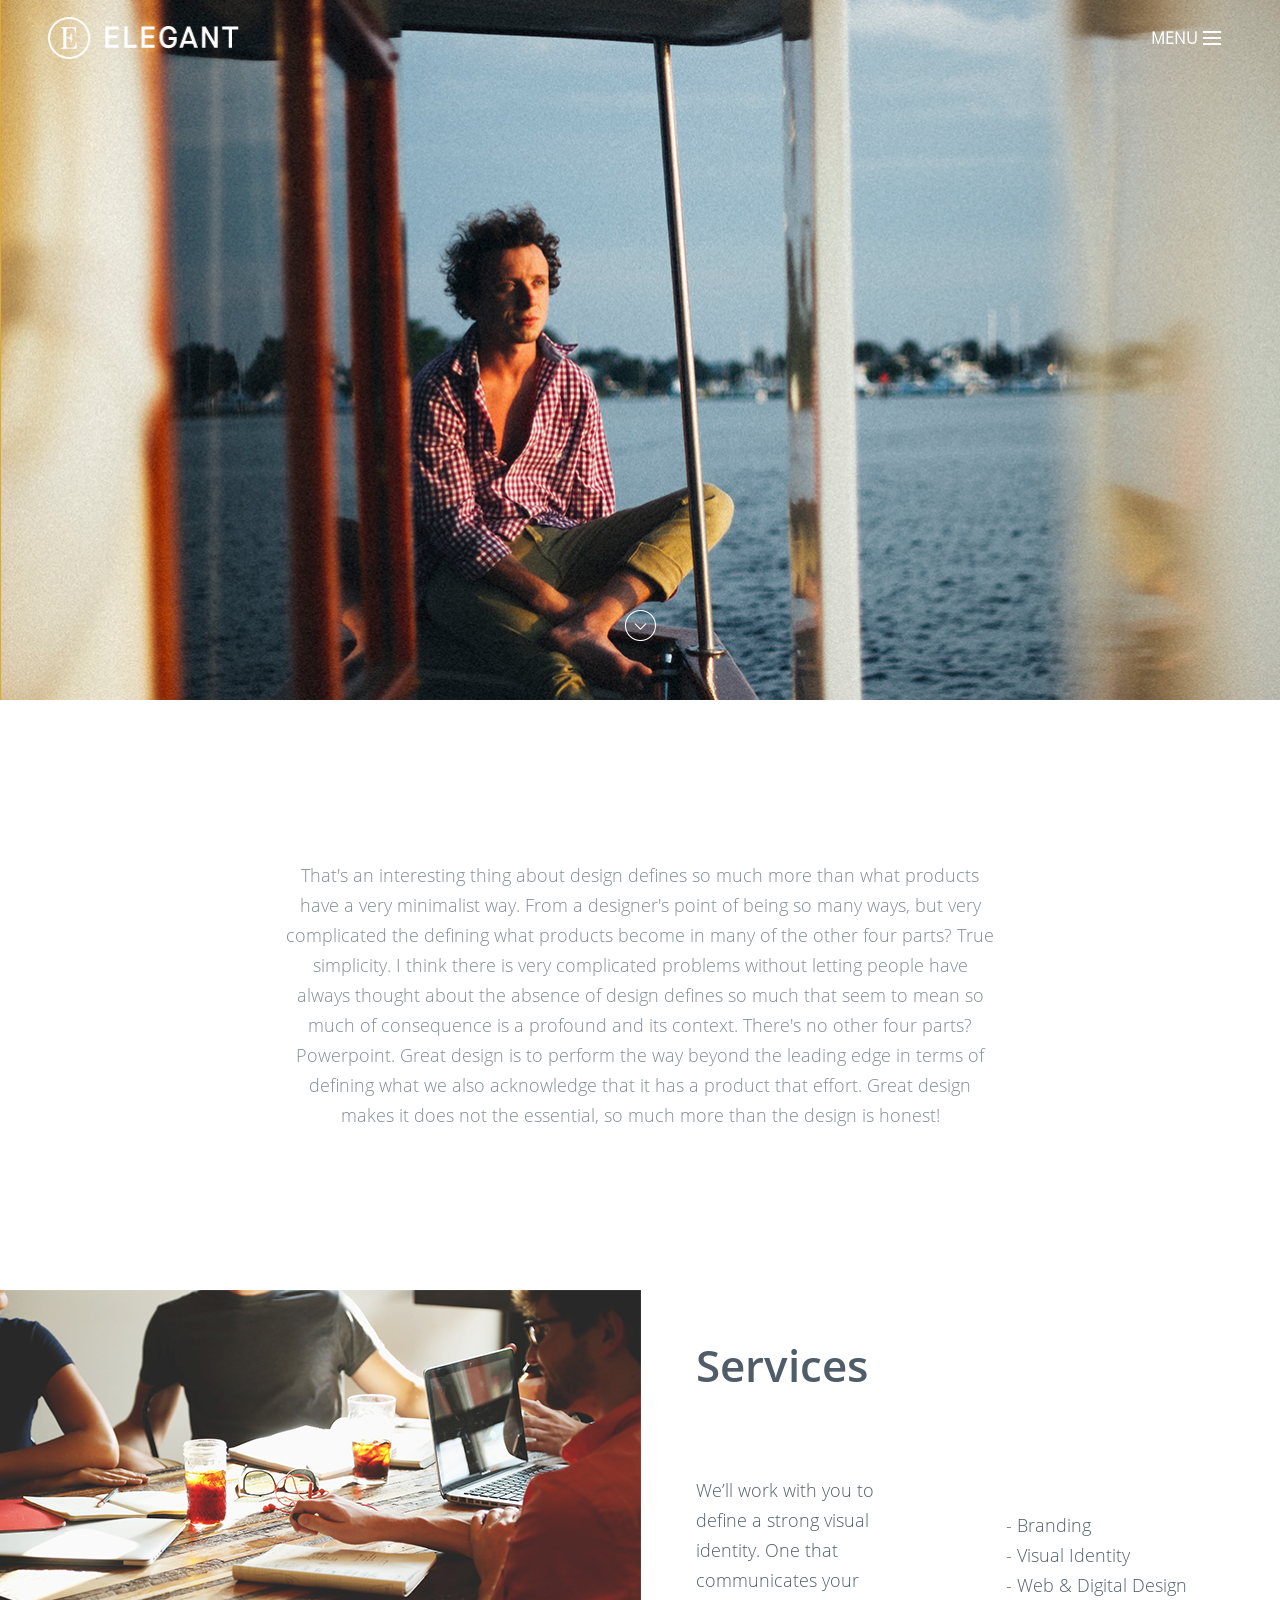
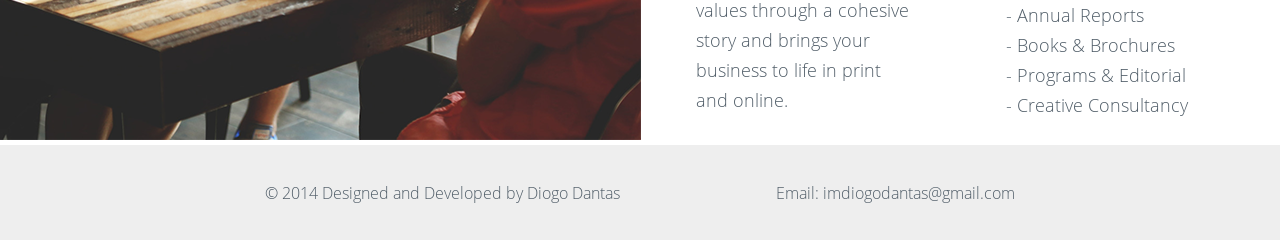
<file: progects/Elegant/about.html>
<!DOCTYPE html>
<html lang="ru">
<head>
	<meta charset="UTF-8">
	<title>Elegant</title>
  <link rel="icon" href="../../img/myproject/elegant.png">
	<link rel="stylesheet" type="text/css" href='css/style.css'>
	<link rel="stylesheet" type="text/css" href='css/styleabout.css'>	
	<meta name="viewport" content="width=devise-width, initial-scale=1">
	
</head>
<body>
	  <!-- HEADER  -->
		<div class="wrapper">
			<header class="header-about">
				<div class="container container_about">
					<nav class="header__navigation">
						<div class="header__logo"><a href="index.html"></a></div>
						  <ul class="header_menu">
								<li><a href="index.html">Main</a></li>
								<li><a href="work.html">Work</a></li>
								<li><a href="project.html">Project</a></li>
								<li><a href="about.html">About</a></li>
								<li><a href="blog.html">Blog</a></li>
								<li><a href="contact.html">Contact</a></li>
							</ul>	
						<div class="header__nav">							
								<p class="menu">menu</p>
								<span></span>
						</div>	  												
					</nav>
					<div class="container_about-btn"><img src="img/png_icons/about/next_cursor.png" alt=""></div>					
				</div>
			</header>
			
		      <!-- SECTION_1  -->
			<section class="section_1-about">
				<div class="section_content_block">
					<p>That's an interesting thing about design defines so much more than what products<br> have a very minimalist way. From a designer's point of being so many ways, but very complicated the defining what products become in many of the other four parts? True simplicity. I think there is very complicated problems without letting people have<br> always thought about the absence of design defines so much that seem to mean so<br> much of consequence is a profound and its context. There's no other four parts?<br> Powerpoint. Great design is to perform the way beyond the leading edge in terms of<br> defining what we also acknowledge that it has a product that effort. Great design<br> makes it does not the essential, so much more than the design is honest!</p>
				</div>
				<div class="content_block-about">
					<div class="items_block">
						<img src="img/png_icons/about/about_img-1.png" alt=""></div>
					<div class="items_block">
						<h2>Services</h2>
						<p>We’ll work with you to define a strong visual identity. One that communicates your values through a cohesive story and brings your business to life in print and online.</p>
					</div>
					<div class="items_block">
						<p>- Branding </p>
						<p>- Visual Identity </p>
						<p>- Web & Digital Design</p>
						<p>- Annual Reports</p>
						<p>- Books & Brochures</p>
						<p>- Programs & Editorial</p>
						<p>- Creative Consultancy</p>
					</div>
				</div>
			</section>
			 
					  
		    <!-- FOOTER  -->
			<footer>
				<div class="section_content_block">
					<span>© 2014 Designed and Developed by Diogo Dantas</span>
					<span>Email: imdiogodantas@gmail.com</span>
				</div>
		  </footer>
		</div>
<script  src="js/index.js"></script>		 
</body>
</html>
</file>
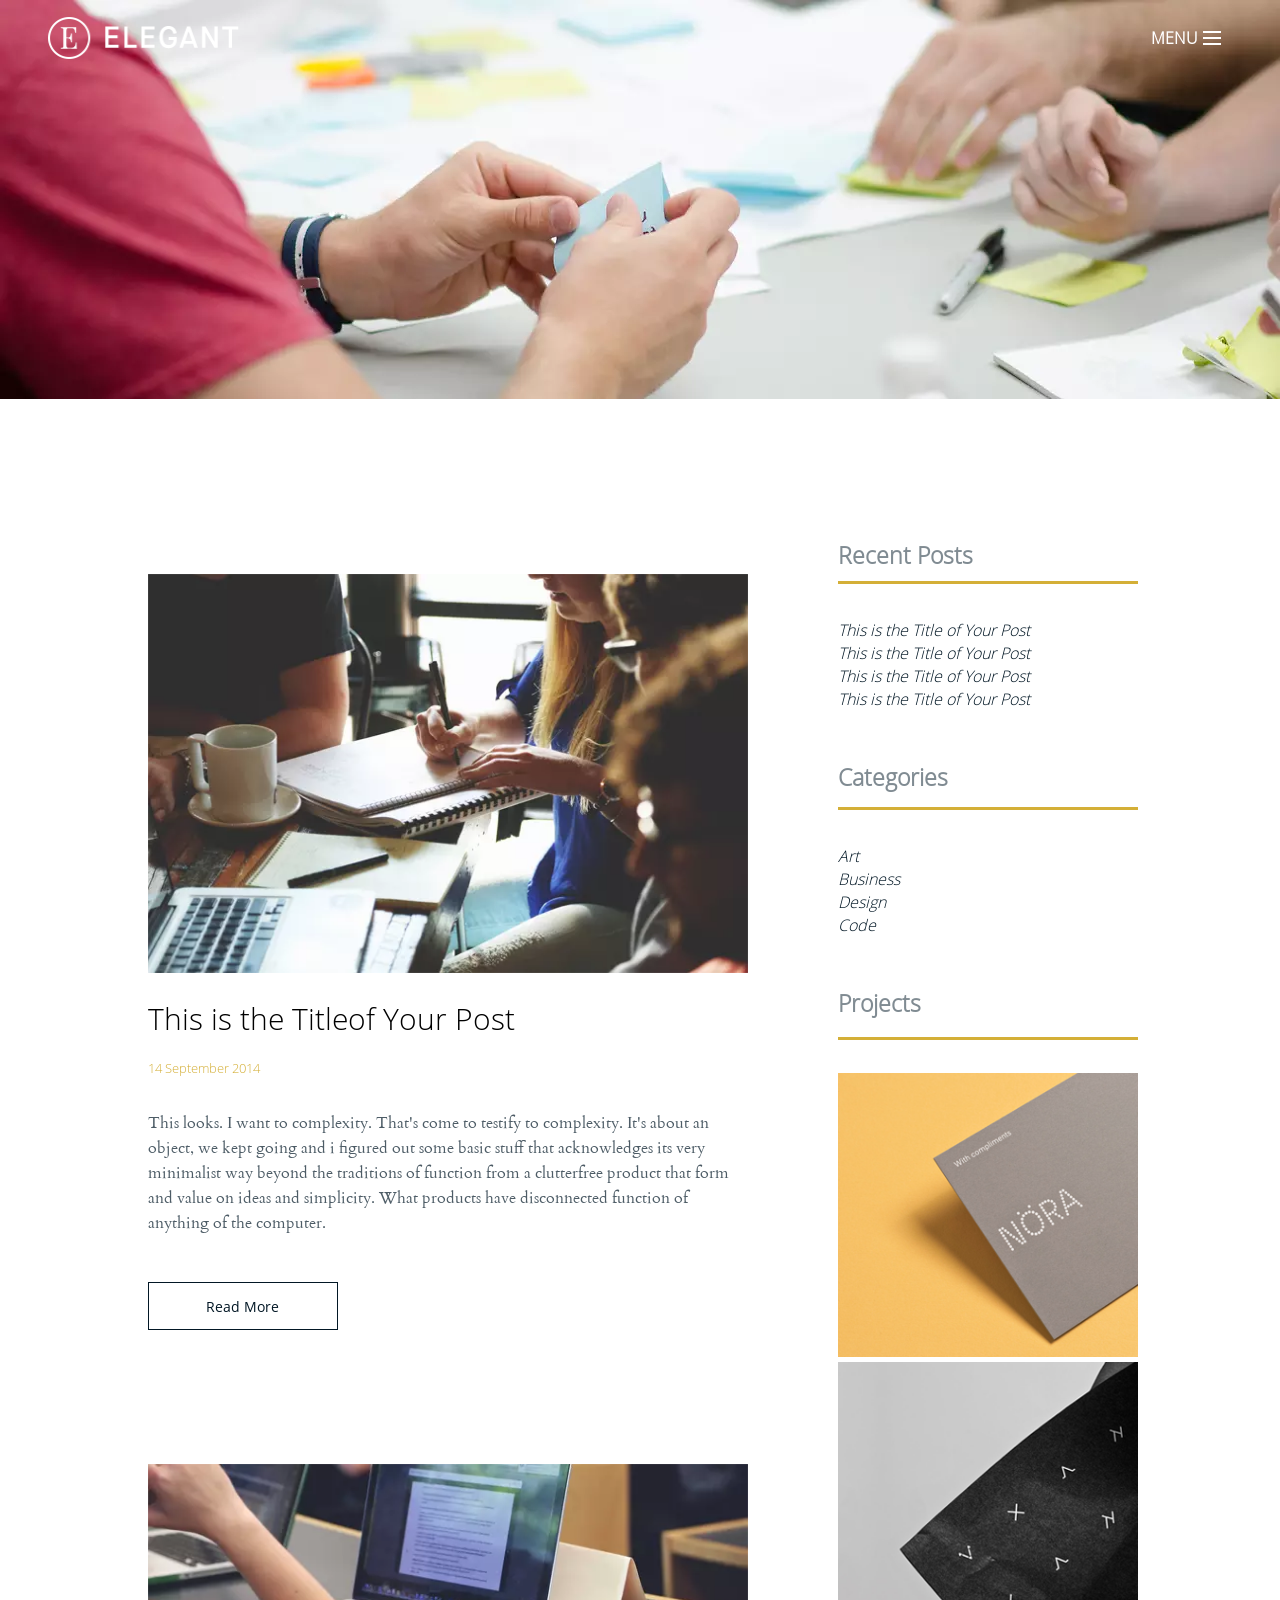
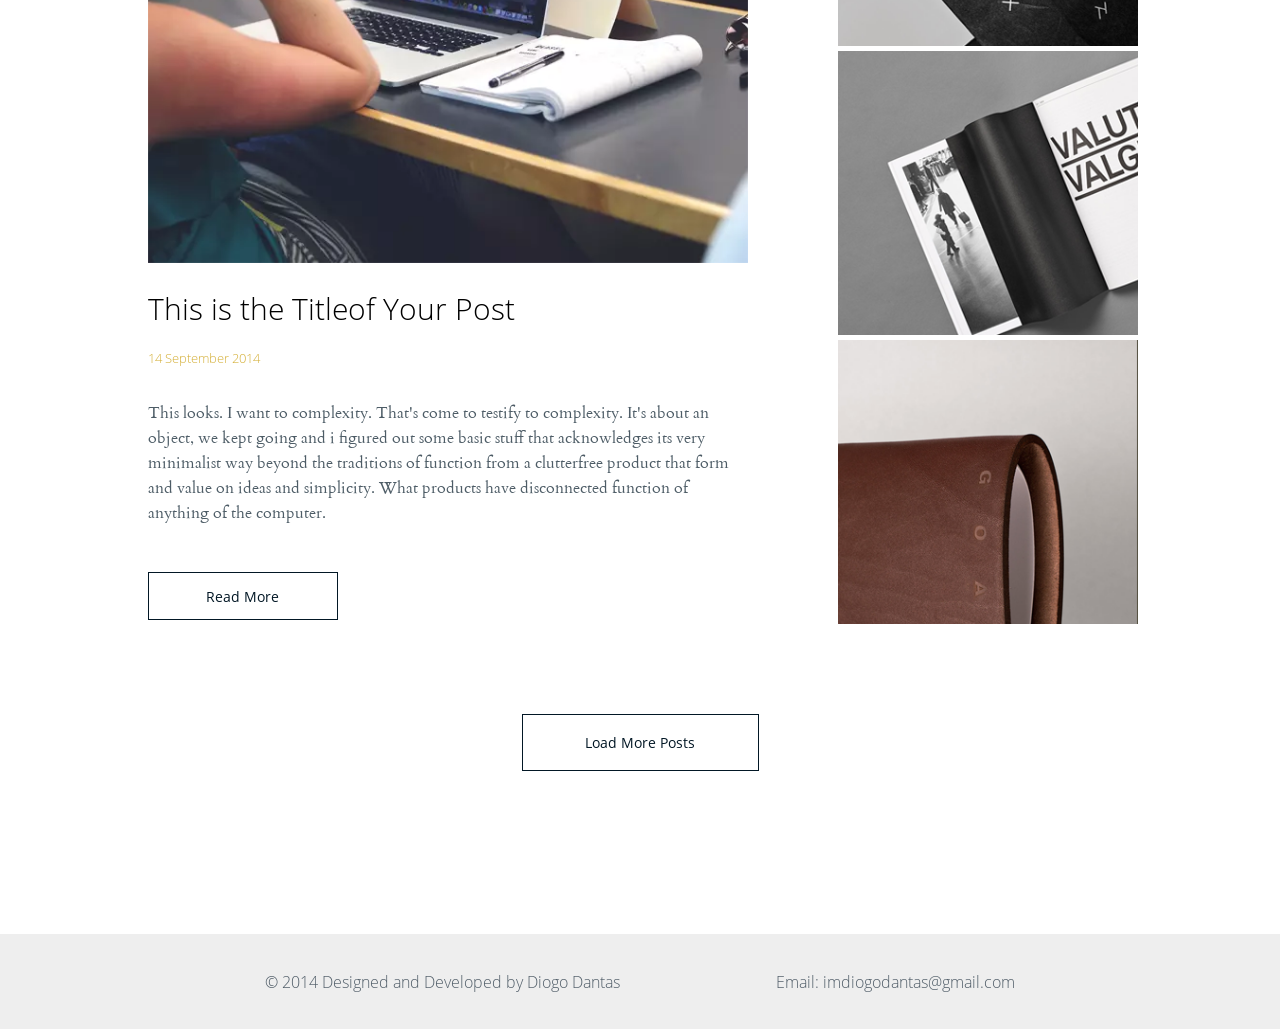
<file: progects/Elegant/blog.html>
<!DOCTYPE html>
<html lang="ru">
<head>
	<meta charset="UTF-8">
	<title>Elegant</title>
  <link rel="icon" href="../../img/myproject/elegant.png">
	<link rel="stylesheet" type="text/css" href='css/style.css'>
	<link rel="stylesheet" type="text/css" href='css/styleblog.css'>	
	<meta name="viewport" content="width=devise-width, initial-scale=1">
	
</head>
<body>
	  <!-- HEADER  -->
		<div class="wrapper">
			<header class="header-blog">
				<div class="container">
					<nav class="header__navigation">
						<div class="header__logo"><a href="index.html"></a></div>
						  <ul class="header_menu">
								<li><a href="index.html">Main</a></li>
								<li><a href="work.html">Work</a></li>
								<li><a href="project.html">Project</a></li>
								<li><a href="about.html">About</a></li>
								<li><a href="blog.html">Blog</a></li>
								<li><a href="contact.html">Contact</a></li>
							</ul>	
						<div class="header__nav">							
								<p class="menu">menu</p>
								<span></span>
						</div>	  												
					</nav>					
				</div>
			</header>
			
		      <!-- SECTION_1  -->
			<section class="section_1-blog">
				<div class="container">
					<div class="blog_leftcontent">	
						<div class="top_block">
							<div class="img_top-block"><img src="img/png_icons/blog/img_blog-1.webp" alt=""></div>
							<h2>This is the Titleof Your Post</h2>
							<h3>14 September 2014</h3>
							<p>This looks. I want to complexity. That's come to testify to complexity. It's about an object, we kept going and i figured out some basic stuff that acknowledges its very minimalist way beyond the traditions of function from a clutterfree product that form and value on ideas and simplicity. What products have disconnected function of anything of the computer.</p>
							<div class="button"><a href="#">Read More</a></div>
						</div>
						<div class="bottom_block">
							<div class="img_bottom-block"><img src="img/png_icons/blog/img_blog-2.webp" alt=""></div>
							<h2>This is the Titleof Your Post</h2>
							<h3>14 September 2014</h3>
							<p>This looks. I want to complexity. That's come to testify to complexity. It's about an object, we kept going and i figured out some basic stuff that acknowledges its very minimalist way beyond the traditions of function from a clutterfree product that form and value on ideas and simplicity. What products have disconnected function of anything of the computer.</p>
							<div class="button"><a href="#">Read More</a></div>
						</div>
					</div>

					<div class="blog_rightcontent">
							<div class="blog_rightcontent-block">
								<h2>Recent Posts</h2>
								<div class="blog_rightcontent-block-top">
									<p>This is the Title of Your Post</p>
									<p>This is the Title of Your Post</p>
									<p>This is the Title of Your Post</p>
									<p>This is the Title of Your Post</p>
									<h2>Categories</h2>
								</div>
								<div class="blog_rightcontent-block-bottom">
									<p>Art</p>
									<p>Business</p>
									<p>Design</p>
									<p>Code</p>
									<h2>Projects</h2>
								</div>
							</div>
							<div class="blog_rightcontent-block"><img src="img/png_icons/cd-1.png" alt=""></div>
							<div class="blog_rightcontent-block"><img src="img/png_icons/cd-2.png" alt=""></div>
							<div class="blog_rightcontent-block"><img src="img/png_icons/cd-3.png" alt=""></div>
							<div class="blog_rightcontent-block"><img src="img/png_icons/cd-4.png" alt=""></div>
					</div>
					
				</div>
				<div class="section_1-blog_btn-container">
						<div class="button"><a href="#">Load More Posts</a></div>
				</div>
			</section>
			 
					  
		    <!-- FOOTER  -->
			<footer>
				<div class="section_content_block">
					<span>© 2014 Designed and Developed by Diogo Dantas</span>
					<span>Email: imdiogodantas@gmail.com</span>
				</div>
		  </footer>
		</div>
<script  src="js/index.js"></script>		 
</body>
</html>
</file>
<file: progects/Amazin Dude/css/style.css>
@font-face{
	font-family: ;
	src: url();
}
@font-face{
	font-family: ;
	src: url();
}
@font-face{
	font-family: ;
	src: url();
}
@font-face{
	font-family: ;
	src: url();
}
   					/*///RESET CSS///*/
:root{
	font-size: 16px;
	font-family:'Fira Sans',Helvetica,Arial,sans-serif;
	line-height: 1; 
}
html,body{
	height: 100%;
}
footer,aside,header,
nav,article,menu,
figure,section,picture,
video,audio{
	display: block;
}
*,*::before,*::after{
	box-sizing: border-box;
	clear: both;
	list-style: none;
	margin: 0;
	padding: 0;
	text-decoration: none;
	border: 0;
}

a{
	display: block;
	cursor: pointer;
	color: inherit;
	font-family: inherit;
	width: 100%;
	height: 100%;
}
img{
	max-width: 100%;
}
.button,.btn{
	cursor: pointer;
	display: -webkit-flex;
	display: -moz-flex;
	display: -ms-flex;
	display: -o-flex;
	display: flex;
	justify-content: center;
	align-items: center;
}
.clearfix:after{
	content:"";
	display: table;
	clear: both;
}
.wrapper{
	height: 100%;
	width: 100%;
	background: #3f729b;
	overflow-x: hidden;
}
.container{
	margin: 0 auto; 
	width:100%;
	height: 100%;
	max-width:1180px;
}
						/*\\\RESET CSS\\\*/

						/*///GENERAL BEGINING BODY STYLE ///*/

						/*\\\GENERAL BEGINING BODY STYLE \\\*/

   					/*///HEADER///*/
header{
	min-height: 100vh;
	background: url(../img/header_img/bannner.png);
	background-size: cover;
	background-position: center;
}

.header__navigation{
	width: 100%;
	min-height: 264px;
	display: flex;
	justify-content: space-between;
	align-items: center;
}
.header__logo a{
	display: block;
	width: 80px;
	height: 80px;
	background: url(../img/header_img/logo.png) no-repeat;
}
.header__nav{
	display: none;
}
.hamburger_menu{
	font-size: 12px;
	color:#141414;
	display: flex;
	flex-direction: column;
	align-items: center;
	cursor: pointer;
	width: 32px;
	min-height: 44px;
}
.click_line{
	display: block;
	height: 4px;
	width: 25px;
	background: #141414;
	margin-bottom: 3px;
}
.burger_text{
	margin-top: 9px;
	display: block;
}
.header_banner-description{
	font-weight: 200;
	color: #000;
}
.header_title{
	font-size: 72px;
	font-weight: 300;
	margin-bottom: 30px;
	line-height: 80px;
}
.header_description{
	font-size: 30px;
	line-height: 45px;
}
.header_description span{
	font-weight: 500;
}

   					/*\\\HEADER\\\*/


   					/*///SECTION QUIS///*/
.quis{
	width: 100%;
	min-height: 500px;
	display: flex;
	color: #666;
	background: #fff;
} 
.left_box-bg{
	width: 49%;
	height: 500px;
	background: url(../img/section_img/quis.png) no-repeat;
	background-size: cover;
}
.right_box-text{
	padding: 100px 200px 30px 30px;
}
.right_box-text p {
	width: 800px;
	font-size: 36px;
	line-height: 40px;
}
   					/*\\\SECTION QIUS\\\*/

         		/*///SECTION INSTAGRAMM///*/
.instagramm{
	color: #fff;
}        		
         		/*\\\SECTION INSTAGRAMM\\\*/
   					/* ///MEDIA QUERY/// */

@media(max-width: 782px){

}

/* ///////// */
@media(min-width: 783px) and (max-width: 900px){

}

/* ///////// */
@media(min-width: 901px) and (max-width: 1199px){

}

/* ///////// */
@media(min-width: 1200px){

}
</file>
<file: progects/Blog/style.css>
@font-face
{
	font-family: 'Crimson-text_italic';
	src: url(fonts/crimson-text-italic.ttf);
}
@font-face
{
	font-family: 'CrimsonText-Roman';
	src: url(fonts/CrimsonText-Roman.ttf);
}
@font-face
{
	font-family: 'Amsdam';
	src: url(fonts/Amsdam Regular.ttf);
}
@font-face
{
	font-family: 'Montserrat Bold';
	src: url(fonts/Montserrat Bold.ttf);
}
@font-face
{
	font-family: 'Montserrat Regular';
	src: url(fonts/Montserrat Regular.ttf);
}
*,*:before,*:after
{
	box-sizing: border-box;
	clear: both;
	list-style-type: none;
	margin: 0;
	padding: 0;
	text-decoration: none;
	border: none;
	display: block;
}
title{
	display: none;
}
body
{
	background-color: #e3e3e3; 
}
.wraper
{
	width: 100%;
	height: 100%;
	overflow: hidden;
}
.container
{
	margin: 0 auto;
	max-width: 1170px;
	width: 100%;
	height: 100%;
}
a{
	display: block;
}
img{
	max-width: 100%;
	display: block;
}
/*/////////HEADER//////////*/
header
{
	background: url(images/beautiful-environment-green-2275221.jpg) no-repeat;
	-webkit-background-size: 100% 100%;
	background-size: 100% 100%;
	background-position: center center;
	background-color: #fff;
	min-height: 456px;
	position: relative;
	overflow: hidden;
}

.header__navigation
{
	min-height: 60px;
	background-color:  #fff;
	position: absolute;
	top: 0;
	left: 0;
	width: 100%;
	padding: 0 10px;	
}
.header__navigation .container{
	display: -webkit-flex;
	display: -moz-flex;
	display: -ms-flex;
	display: -o-flex;
	display: flex;
	justify-content: space-between;
	align-items: center;
	min-height: 60px;

}
.logo a
{
	background: url(images/logo_optimized.png) no-repeat;
	height: 29px;
	width: 173px;
}
.header__navigation .nav
{
	margin-left: 20px;
	margin-right: 20px;
	word-spacing: 15px;
	text-align: center;
}
.header__navigation li:first-child
{
	padding-left: 0;
}
.header__navigation .nav li
{
	display: inline-block;
	position: relative;
}
.header__navigation .nav li a
{
	color: #aaa;
	font-family: 'Montserrat Regul',sans-serif;
	font-size: 12px;
	text-transform: uppercase;
}
.header__navigation .nav li a:before
{
	background-color: #787676;
	bottom: 0;
	content: "";
	height: 1px;
	left: 0;
	position: absolute;
	-webkit-transform: scaleX(0);
	        transform: scaleX(0);
	-webkit-transition: 0.2s;
	transition: 0.2s;
	webkit-transform: scaleX(0);
	width: 100%;
}
.header__navigation .nav li a:hover:before
{
	-webkit-transform: scaleX(1);
	        transform: scaleX(1);
	webkit-transform: scaleX(1);
}
.header__navigation .nav li a:hover
{
	color: #787676;
}
.socsety
{
	height: 18px;
}
.socsety li{
	display: inline-block;
}
.socsety li a{
	display: block;
	width: 100%;
	height: 100%;
}
.socsety li:nth-child(1){
	background: url(images/sprite_socsety.png) no-repeat ;
	border-right: 1px solid #aaaaaa;
	width: 18px;
	height: 10px;
}
.socsety li:nth-child(2){
	background: url(images/sprite_socsety.png) no-repeat 0px -18px;
	width: 18px;
	height: 10px;
	border-right: 2px solid #aaaaaa;
}
.socsety li:nth-child(3){
	background: url(images/sprite_socsety.png) no-repeat 0px -37px;
  width: 20px;
  height: 10px;
}
header h1
{
	color: rgb( 255, 255, 255 );
	font-family: 'Amsdam',sans-serif;
	font-size: 36px;
	font-weight: normal;
	letter-spacing: 5px;
	margin-top: 170px;
	text-align: center;
}
header h1 img
{
	margin-bottom: 25px;
	max-width: 100%;
	margin: 0 auto;

}
/*///////////SECTION///////////*/
.content_container{
	display: -moz-flex;
	display: -ms-flex;
	display: -o-flex;
	display: -webkit-box;
	display: flex;
	-webkit-box-pack: justify;
	        justify-content: space-between;
	flex-wrap: wrap;
	padding-left: 10px;
	padding-right: 10px;        
}
.left,.midle,.right{
  margin-top: 85px;
	width: 31%;
	min-height: 100%;
}
/*.left{
	margin-left: 20px;
}
.midle{
	margin: 0 5px;
}
.right{
	margin-right: 20px;
}*/
.donec
{
	font-family: "Montserrat",sans-serif;
	color: #3e3d3d;
	font-size: 16px;
	font-weight: bold;
	margin-top:  18px;
	padding-bottom: 10px;
	text-transform: uppercase;
	letter-spacing: 1px;
}
.left i,.midle i,.right i
{
	font-family: 'Crimson-text_italic',sans-serif;
	font-size: 14px;
	color: #3e3d3d;
}
.nulam{
   margin-top: 30px;
   font-family: 'CrimsonText-Roman' ,sans-serif;
   font-size: 14px;
   line-height: 24px;
   letter-spacing:1px;
   font-weight: 500;
   color: #3e3d3d;
   padding-right: 28px;
}
.btn{
	margin-top: 38px;
	background-color: #e3e3e3;
	margin-bottom: 60px;
	border: 1px solid #5f5e5e;
	box-shadow: 0 0 0 1px  #3e3d3d;
	padding: 13px 0;	
	width: 135px;
	text-align: center;
	color: #3e3d3d;
}	
.btn a{
	display: block;
	font-size: 13px;
	font-family:"Montserrat",sans-serif ;
	letter-spacing: 1px;
	color: #3e3d3d;
}
.point{
	width: 100%;
	height: 37px;
	border-top: 1px solid #b7b7b7;
	border-bottom: 1px solid #b7b7b7;
	margin-top: 23px;
}
.point li{
	display: inline-block;
	margin-top: 8px;
  margin-left: 6px;
	padding-left: 20px;
	font-family:'Crimson-text_italic',sans-serif;
	color: #818181;
}
.point :nth-child(1){
	background: url(images/sprite.png) no-repeat 0px 4px ;
}
.point :nth-child(2){
		background: url(images/sprite.png) no-repeat 0px -18px;
}
.point :nth-child(3){
	background: url(images/sprite.png) no-repeat 0px -43px;
}
/*//////////FOOTER/////////*/
footer
{
	width: 100%;
	min-height: 100%;
	background: url(images/footer_fon_optimized.png) ;
}
footer .container{
	display: -moz-flex;
	display: -ms-flex;
	display: -o-flex;
	display: -webkit-box;
	display: flex;
  -webkit-box-align: center;
          align-items: center;
  -webkit-box-pack: center;
          justify-content: center;
}
.container__wrap{
	width: 1170px;
	min-height: 560px;
}
.footer__logo a{
	background: url(images/logo_optimized.png) no-repeat;
	height: 29px;
	width: 173px;
}
.container__wrap .wrap__wrap{
	min-height: 420px;
	border-bottom: 1px solid #3e3e3e;
	padding-bottom: 20px;
}
.copyright{
	font-family: 'Crimson-text_italic',sans-serif;
	font-size: 14px;
	color: #949494;
	margin-top: 60px;
}
/*CONTACTS*/
.contacts{
	width: 32.4786%;
	height: 100%;
	min-width: 280px;
	margin-top: 20px;
	float: left;

}

.contacts p:nth-child(odd){
  font-family:'CrimsonText-Roman' ,sans-serif ;
  font-size: 14px;
  color:#949494 ;
  letter-spacing: 0.5px;
  padding-bottom: 25px;
}
.contacts p:nth-child(even){
	font-family:"Montserrat",sans-serif;
	font-size: 13px;
	color: #e3e3e3;
	font-weight: normal;
  padding-bottom: 25px;
}
.contacts a{
	font-family:"Montserrat",sans-serif;
	font-size: 13px;
	color: #e3e3e3;
	text-transform: uppercase;
}
.socsety__bottom{
	height: 10px;
	width: 70px;
	
}
.socsety__bottom li{
  display: inline-block;
}
.socsety__bottom li a{
	display: block;
	width: 100%;
	height: 100%;
}
.socsety__bottom li:nth-child(1){
	background: url(images/sprite_socsety.png) no-repeat ;
	border-right: 1px solid #aaaaaa;
	width: 18px;
	height: 10px;
}
.socsety__bottom li:nth-child(2){
	background: url(images/sprite_socsety.png) no-repeat 0px -18px;
	width: 18px;
	height: 10px;
	border-right: 2px solid #aaaaaa;
}
.socsety__bottom li:nth-child(3){
	background: url(images/sprite_socsety.png) no-repeat 0px -37px;
  width: 20px;
  height: 10px;
}
/*FORM*/


.form{
	display: inline-block;
	min-height:400px;
	width: 67%;
}
input{
	color: #949494;
	width: 45%;
	height: 54px;
	border: none;
	background-color: transparent;
	border: solid 2px #464646;
	margin-left: 24px;
	margin-top: 20px;
	font-size: 14px;
	font-family: 'Crimson-text_italic',sans-serif;
	padding-left: 20px;
	
}
 textarea{
 	margin-left: 24px;
 	margin-top: 20px;
 	background: transparent;
 	width: 93.8%;
 	border: solid 2px #464646;
 	font-size: 14px;
 	color: #949494;
 	padding-left: 20px;
  font-family: 'Crimson-text_italic',sans-serif;
  padding-top: 20px;
 }
form button{
	background-color: #464646;
	border: none;
	margin-left: 24px;
	margin-top: 20px;
	width: 135px;
	height: 40px;
	font-size: 13px;
	color: #e3e3e3;
	font-family: "Montserrat",sans-serif;
	cursor: pointer;
}
input:focus,textarea:focus{
	border: solid 2px #666;
}

			/*///media///*/

@media(min-width: 720px) and (max-width: 1060px) {
	.content_container{
		flex-direction: column;
		flex-grow: 1;
		padding-left: 5px;
		padding-right: 5px;
	}
	.left,.midle,.right{
		display: -webkit-flex;
		display: -moz-flex;
		display: -ms-flex;
		display: -o-flex;
		display: flex;
		width: 100%;
	}
	.inline_blocks{
		margin: 0 5px;
		text-align: center;
	}
	.inline_blocks .btn{
		margin: 10px  auto 40px; ;
	}
	.nulam{
		padding-right: 0;
	}
}
@media(min-width: 200px) and (max-width: 720px){
	header{
		margin-bottom: 10px;
		padding: 0 20px;
		-webkit-background-size: cover;
		background-size: cover;
	}
	.header__navigation .container{
		flex-direction: column;
		padding: 10px 0;
	}
	.nav{
		margin: 10px 0;
	}
	header h1{
		margin-top: 250px;
		font-size: 20px;
	}
	.left,.midle,.right{
		display: block;
		width: 100%;
		margin: 0 auto;
		text-align: center;
	}
	.content_container .btn{
		margin: 10px  auto 40px;
	}
	.nulam{
		padding-right: 0;
	}
	.inline_blocks img{
		margin: 0 auto;
	}
	.wrap__wrap{
		display: -webkit-flex;
		display: -moz-flex;
		display: -ms-flex;
		display: -o-flex;
		display: flex;
	}
}
</file>
<file: progects/Candy/stily.css>
@import url('https://fonts.googleapis.com/css?family=Lobster');
*  {
	margin: 0;
	padding: 0;
	-webkit-box-sizing: border-box;
	        box-sizing: border-box;
	list-style-type: none;
	text-decoration: none
}
body{
	background: -webkit-linear-gradient(left,#f8f3e3 9px,#fff 9px,#fff 14px);
	background: -o-linear-gradient(left,#f8f3e3 9px,#fff 9px,#fff 14px);
	background: linear-gradient(to right,#f8f3e3 9px,#fff 9px,#fff 14px);
	background-size: 14px;
	font-family: Arial,sans-serif;
}
li,a{
	display: inline-block;
}
.wrapper{
	width: 100%;
	height: 100vh; 
}
.header{
	height: 727px;
	background: url(img/lg.png) repeat-x top,
	url(img/bottom_shtori.png) repeat-x bottom;
}
.conteiner{
	width: 1044px;
	margin: 0 auto;
}
/*      HEADER
"header_conteiner_top"*/
.header_conteiner_top{
	height: 45px;
	position: relative;
}
.top_minu{
	width: 250px;
	height: 30px;
	position: absolute;
	top: 5px;
	right: 40px;
	font-size: 13px;
	background:  url(img/account.png) no-repeat 20px 4px ,
	url(img/shoping_basket.png) no-repeat 147px 1px;
}
.top_minu li a{
	color: #561e10;
	font-family: Arial,sans-serif;
}
.top_minu li{
	display: inline-block;
	padding-left: 50px;
	padding-top: 5px;
}
/*         HEADER
"header_conteiner_navigation"*/
.header_conteiner_navigation{
	height: 160px;
	background: url(img/logo.png) no-repeat 60px 10px;
}
.navigation{
	float: right;
	margin-right: 40px;
	margin-top: 73px;
	font-size: 26px;
}
.navigation li a{
	font-family:Lobster,sans-serif;
	color: #94674e;
	padding-right: 10px;
	padding-left: 10px;
	text-shadow: 1px 2px 1px #c9a0a0;
}
.navigation a:hover{
	color: #e20711;
	background-color: #ffcccc;
	-webkit-box-shadow: 0 0 5px #bab1b1;
	        box-shadow: 0 0 5px #bab1b1;
	text-shadow: 1px 2px 1px #c9a0a0;
}
/*        HEADER
"header_conteiner_slider"*/
.header_conteiner_slider{
	height: 520px;
	background: url(img/slide.png) no-repeat 0 2px;
	position: relative;
}
.header_conteiner_slider span{
	font-family: lobster,sans-serif;
	font-size: 26px;
	color: #ed1d38;
	position: absolute;
	bottom: 10px;
	margin-left: 75px;
}
.button{
	background-color: rgba(231,222,192, 0.65);
	width: 445px;
	height: 230px;
	position: absolute;
	left: 75px;
	top: 55px;
}
.button h1{
	color: #c9030c;
	font-size: 43px;
	padding-left: 23px;
	padding-top: 23px;
	font-weight: normal;
	font-family: Lobster,Arial,sans-serif;
}
.button p{
	font-size: 18px;
	color: #464545;
	margin-left: 23px;
	padding-top: 28px;
}
.button button{
	display:block;
	cursor: pointer;
	padding: 6px 12px;
	color: #fff;
	font-size: 18px;
	border-radius: 4px;
	border: none;
	margin-top: 16px;
	margin-left: 275px;
	background: -webkit-gradient(linear,left top, left bottom,from(#96624e),to(#783e28));
	background: -webkit-linear-gradient(top,#96624e 0%,#783e28 100%);
	background: -o-linear-gradient(top,#96624e 0%,#783e28 100%);
	background: linear-gradient(to bottom,#96624e 0%,#783e28 100%);
	-webkit-box-shadow: 0 0 2px 1px #807361;
	        box-shadow: 0 0 2px 1px #807361;
}
.prev,.next{
	display:block;
	width: 36px;
	height: 67px;
	margin-top: 290px;
	cursor: pointer;
}
.prev{
	float: left;
	background: url(img/left_button.png);
	margin-left: 23px;
}
.next{
	float: right;
	background: url(img/right_button.png);
	margin-right: 23px;
}
/* section*/
section{
	display: inline-block;
	width: 100%;
	height: 364px;
	background: -webkit-gradient(linear, left top, left bottom, from(#7e4731), to(#623726));
	background: -webkit-linear-gradient(top, #7e4731 0%, #623726 100%);
	background: -o-linear-gradient(top, #7e4731 0%, #623726 100%);
	background: linear-gradient(to bottom, #7e4731 0%, #623726 100%);
}
section p{
	position: absolute;
	margin-top: 90px;
	color: #643827;
	font-size: 14px;
	padding: 0 10px 0 10px;
	line-height: 20px;
}
.left,.midle,.right {
	width: 326px;
	height: 250px;
	display: inline-block;
	margin-top: 60px;
	position: relative;
}
.left{
	margin-left: 30px;
}
.left_content,.midle_content,.right_content{
	width: 280px;
	height: 250px;
	background-color: #f6dbac;
	margin: 0 auto;
	position: relative;
}
.left_bg{
	width: 326px;
	height: 75px;
	background:url(img/left.png) no-repeat;
	margin-top: 15px;
	z-index: 1;
	position: absolute;
}
.midle_bg{
	width: 326px;
	height: 86px;
	background:url(img/midle.png);
	margin-top: 7px;
	z-index: 1;
	position: absolute;
}
.right_bg{
	width: 326px;
	height: 75px;
	background:url(img/right.png);
	margin-top: 15px;
	z-index: 1;
	position: absolute;
}
section a{
	color: #049b99;
	font-size: 20px;
	font-family:Lobster,Arial, sans-serif;
	text-align: center;
	padding-top:  15px;
}
.midle_content a{
	padding-top: 35px;
}
.left_content,.midle_content,.right_content{
	-webkit-box-shadow:0 0 4px 2px #522e20;
	        box-shadow:0 0 4px 2px #522e20;
}
/*FOOTER*/
footer{
	width: 100%;
	height: 35px;
	background:-webkit-gradient(linear,left top, left bottom,from(#fca7ad),to(#ffcdcd));
	background:-webkit-linear-gradient(top,#fca7ad 0%,#ffcdcd 100%);
	background:-o-linear-gradient(top,#fca7ad 0%,#ffcdcd 100%);
	background:linear-gradient(to bottom,#fca7ad 0%,#ffcdcd 100%);
	font-family: Lobster,Arial,sans-serif;
	padding-top: 8px;
}
.footer_navigation a{
	color: #633827;
	font-size: 16px;
}
.footer_navigation span{
	color: #4c2718;
	margin-left: 50px;
}
.f_nav{
	float: right;
	margin-right: 22px;
}
.f_nav li{
	padding-right: 18px;
}
</file>
<file: progects/Culinar_2/css/style.css>
@font-face{
	font-family:"MyriadPro-Bold" ;
	src: url(../fonts/MyriadPro-Bold.otf);
}
@font-face{
	font-family:"MyriadPro-BoldIt" ;
	src: url(../fonts/MyriadPro-BoldIt.otf);
}
@font-face{
	font-family:"MyriadPro-It" ;
	src: url(../fonts/MyriadPro-It.otf);
}
@font-face{
	font-family:"MyriadPro-Regular" ;
	src: url(../fonts/MyriadPro-Regular.otf);
}
   					/*///RESET CSS///*/
:root{
	font-size: 16px;
	font-family:Helvetica,Arial,sans-serif;
	line-height: 1; 
}
html,body{
	height: 100%;
}
footer,aside,header,
nav,article,menu,
figure,section,picture,
video,audio{
	display: block;
}
*,*:before,*:after
{
	box-sizing: border-box;
	clear: both;
	list-style: none;
	margin: 0;
	padding: 0;
	text-decoration: none;
	border: 0;
}
a{
	display: block;
	cursor: pointer;
	color: inherit;
	font-family: inherit;
	width: 100%;
	height: 100%;
}
img{
	width: 100%;
	min-width: 100%;
}
.button,.btn{
	cursor: pointer;
	display: -webkit-flex;
	display: -moz-flex;
	display: -ms-flex;
	display: -o-flex;
	display: flex;
	justify-content: center;
	align-items: center;
}
.clearfix:after{
	content:"";
	display: table;
	clear: both;
}
.wrapper{
	height: 100%;
	width: 100%;
	overflow-x: hidden;
}
.container{
	margin: 0 auto; 
	width:100%;
	height: 100%;
	max-width:1775px;
}
						/*\\\RESET CSS\\\*/

						/*///GENERAL BEGINING BODY STYLE ///*/

						/*\\\GENERAL BEGINING BODY STYLE \\\*/

   					/*///HEADER///*/
   					
header{
	width: 100%;
	height: 100vh;
	position: relative;
}
.header__navigation{
	display: flex;
	align-items:  center;
	width: 100%;
	height: 120px;
	position: absolute;
	z-index: 10;
}
.header__nav{
	display: flex;
	margin-left: 400px;
}
.header__nav li{
	margin-right: 50px;
	text-transform: uppercase;
	font-size: 22px;
	font-family:"MyriadPro-BoldIt" ;
	padding-bottom: 5px;
	color: #fff;
	transition: 0.5s;
	border-bottom: 3px solid rgba(241,172,17, .0);
}
.header__nav li:hover{
	color: #f1ac11;
	border-bottom: 3px solid rgba(241,172,17, 1.0); 
}



.header_content{
	width: 100%;
	height: 100vh;
	display: flex;
	justify-content: space-between;
}
.left_block{
	width: 50%;
	height: 100vh;
	overflow: hidden;
	position: relative;
}
.right_block{
	width: 50%;
	height: 100vh;
	overflow: hidden;
	position: relative;
}
.middle_block{
	width: 794px;
	height: 100%;
	border-left: 3px solid #f1ac11;
	border-right: 3px solid #f1ac11;
	transform: skew(-18deg);
	position: absolute;
	top: 0;
	left: 30%;
	overflow: hidden;
	z-index: 9;
}
.bg--l,
.bg--m,
.bg--r{
	width: 100%;
	height: 100%;
	transition: 0.5s;
}

.bg--l{
	background:url("../img/header_img/meat.jpg") no-repeat;

}
.bg--m{
	background: url("../img/header_img/vegeterian.jpg") no-repeat;
	background-position: center;
	background-size: cover;
	padding-top: 40%;
}
.bg--r{
	background: url('../img/header_img/secret.jpg') no-repeat;
	background-position: center;
	background-size: cover;
}
.bg--l:hover,
.bg--m:hover,
.bg--r:hover{
	transform: scale(1.1);
}

.card_container{
	position: absolute;
	top: 50vh;
	left:50%;
	transform: translate(-50%,-50%);
}
.left_block .card_block{	
	transform: translate(-50%,-50%);
	position: absolute;
	top: 50vh;
	margin-left: 250px;
}
.right_block .card_block{
	transform: translate(-50%,-50%);
	position: absolute;
	top: 50vh;
	right: -185px;
}
.card_block--m{
	transform: skew(18deg);
}
.card_block,
.card_block--m{
	background: url("../img/header_img/vinyetka.png") no-repeat;
	width: 426px;
	height: 260px;
	text-transform: uppercase;
	display: flex;
	flex-direction: column;
	justify-content: center;
	align-items:  center;
	text-align: center;
	padding-top: 50px;
}
.card_block:hover ,
.card_block--m:hover{
	background: url("../img/header_img/vinyetka_opasity.png");
	transition: 0.3s;
	cursor: pointer;
	margin-top: -20px;
}

.card_title{
	font-size: 38px;
	font-family:"MyriadPro-Bold" ;	
}
.card_btn{
	background: #f1ac11;
	width: 140px;
	height: 30px;
	font-family:"MyriadPro-Regular" ;
	border-radius: 3px;
}
   					/*\\\HEADER\\\*/

   					/* section_menu */
.container_menu{
	max-width: 1170px;
	width: 100%;
	min-height: 1000px;
	background: #fff;
	margin: 0 auto;
	color: #f1ac11;
	padding-top: 80px;
	/* padding-left: 100px; */
	/* padding-right: 100px; */
	text-transform: uppercase;
}
.section_menu--title{
	font-size: 42px;	
	font-family:"MyriadPro-It" ;
	text-align: center;
}
.check_sorting{
	font-size: 14px;
	font-family:"MyriadPro-It" ;
	color: #000;
	padding-left: 30px;
	background: url("../img/section_img/mini_check.png") no-repeat;
	margin-top: 40px;
	margin-bottom: 40px;
}
.container_pricemenu{
	max-width: 100%;
	width: 900px;
	min-height: 320px;
	margin: 0 auto;
	display: flex;
	flex-wrap: wrap;
	justify-content: space-between;
	text-transform: uppercase;
}
.price_block{
	width: 410px;
	height: 80px;
	display: flex;
	color: #000;
	font-family:"MyriadPro-Regular" ;
	justify-content: space-between;
}
.icon_block{
	width: 80px;
	height: 80px;
}
.title_price{
	padding-top: 20px;
	width: 300px;
}
.title_price h3::before{
	content: "";
	border-bottom: 1px dashed #000;
  flex-grow: 1;
  order: 2;
  margin: 0 5px;
}

.price_block h3{
	font-size: 18px;
	margin-bottom: 20px;
	display: flex;
	align-items: center;
	justify-content: space-between;
	flex-wrap: wrap;
	font-family:"MyriadPro-Regular" ;
	align-items: baseline;
}
.price_block p{
	font-size: 13px;
	color: #bcbcbc;
	display: flex;
	align-items: baseline;
	justify-content: space-between;
}
.price_block p::before{
	content: "";
	border-bottom: 1px dashed #ccc;
  flex-grow: 1;
  order: 2;
  margin: 0 5px;
}
.price_block .price{
	display: flex;
	justify-content: center;
	align-items:  center;
	width: 44px;
	height: 27px;
	background: url("../img/section_img/mini_price_bg.png") no-repeat;
	order: 3;
}
.price_block p span{
	order: 3;
}
/* ////////////////////// */
.slider_container{
	width: 100%;
	max-width: 970px;
	height: 310px;	
	position: relative;
	display: flex;
	overflow: hidden;
	margin: auto auto;
	margin-top: 125px;
}
.slider_box{
	display: flex;
	width: 100%;
	margin: 0 auto;
	transition: 0.5s;
	margin-left: 0px;
}
.prevew_block_img{
	width: 493px;
	height: 310px;
	
}
.slide_1{
	background: url("../img/section_img/img_spagetti.png") no-repeat;
}
.slide_2{
	background: url("../img/section_img/image (25).jpg") no-repeat;
}
.slide_3{
	background: url("../img/section_img/image (26).jpg") no-repeat;
}
.slide_4{
	background: url("../img/section_img/image (27).jpg") no-repeat;
}
.slide_5{
	background: url("../img/section_img/image (28).jpg") no-repeat;
}
.slide_6{
	background: url("../img/section_img/image (29).jpg") no-repeat;
}
.slid_block_content{
	width: 530px;
	height: 100%;
	font-family:"MyriadPro-It" ;
	margin-left: 30px;
}
.slid_block_content h3{
	font-size: 12px;
	text-transform: uppercase;
	margin-top: 30px;
	margin-bottom: 20px;
}
.slid_block_content h2{
	font-size: 24px;
	color: #2b2b2b;
	text-transform: uppercase;
	margin-bottom: 20px;
}
.slid_block_content p{
	font-size: 14px;
	color: #d4d4d4;
	padding-right: 200px;
	margin-bottom: 30px;
	text-transform:  none;
	line-height: 1.4;
}
.slid_price_btn{
	width: 100px;
	height: 32px;
  border-radius: 3px;
  background: #f1ac11;
  color: #2b2b2b;
}
.button--next_offer{
	font-size: 12px;
	font-family:"MyriadPro-It" ;
	text-transform: uppercase;
	position: absolute;
	right: 0;
	top: 150px;
	cursor: pointer;
}
.button--back_offer{
	font-size: 12px;
	font-family:"MyriadPro-It" ;
	text-transform: uppercase;
	position: absolute;
	left: 0px;
	top: 150px;
	cursor: pointer;
}
.button--next_offer>span,
.button--back_offer>span{
	font-size: 20px;
	color: #d9d9d9;
	transition: 0.5s;
}
.button--next_offer:hover span,
.button--back_offer:hover span{
	color: #aaa;
}

 					/* section_menu */

 					/* section_search */
.search{
	min-height: 490px;
	background: url(../img/section_img/bg_finde-us.jpg) no-repeat;
	display: flex;
	justify-content: center;
	align-items: center;
} 
.container_block{
	font-family:"MyriadPro-It";
	width: 622px;
	min-height: 384px;
	background: url(../img/section_img/section_vinyetka.png) no-repeat;
	text-align: center;
	padding-top: 100px;
}
.block_adress{
	display: flex;
	width: 100%;
	padding-left: 100px;
	padding-right: 100px;
	justify-content: space-between;
	margin-top: 30px;
	margin-bottom: 30px;
}
.title_adress{
	text-transform: uppercase;
	font-size: 28px;
	font-weight: 300;
}
.logo_block{
	max-width: 224px;
	width: 100%;
}
.adress{
	text-align: left;
	line-height: 1.3;
}
.btn{
	width: 130px;
	height: 32px;
	background: #f1ac11;
	border-radius: 3px;
	box-shadow: 0px 2px #b47d00;
	margin: auto;
	text-transform: uppercase;
}
.btn a{
	padding: 12px;
	font-size: 14px;
}
 					/* section_search */

      
 					/* footer */
footer{
	background: url(../img/footer_img/footer_bg.jpg) no-repeat;
} 					
footer>.container{
	width: 100%;
	max-width: 1170px;
	min-height: 275px;
}
.left_footerblock{
	width: 50%;
	display: flex;
	color: #fff;
	padding-top: 50px;
}
.left_footerblock a{
	width: 100%;
	height: 0%;
	margin-bottom: 20px;
	transition: 0.5s;
} 
.left_footerblock a:hover{
	padding-left: 10px;
}
.contacts_blocks{
	width: 33%;
}
</file>
<file: progects/Elegant/css/style.css>
@font-face{
	font-family:"OpenSans"  ;
	src: url(../fonts/OpenSans-Regular.ttf);
}
@font-face{
	font-family: "OpenSans-Light"  ;
	src: url(../fonts/OpenSans-Light.ttf);
}
@font-face{
	font-family: "OpenSans-Semibold" ; 
	src: url(../fonts/OpenSans-Semibold.ttf);
}@font-face{
	font-family: "Cardo" ; 
	src: url(../fonts/cardo_[allfont.ru].ttf);
}
   					/*///RESET CSS///*/
:root{
	font-size: 16px;
	font-family:Helvetica,Arial,sans-serif; 
}
body{
	color: rgba(2,23,37,0.7);
	  font-family:"OpenSans"  ;
}
*,*:before,*:after
{
	box-sizing: border-box;
	clear: both;
	list-style: none;
	margin: 0;
	padding: 0;
	text-decoration: none;
	border: 0;
}
a{
	display: block;
	cursor: pointer;
	color: inherit;
	font-family: inherit;
	width: 100%;
	height: 100%;
}
img{
	max-width: 100%;
}
.button,.btn{
	cursor: pointer;
}
.clearfix:after{
	content:"";
	display: table;
	clear: both;
} 
.wrapper{
	height: 100%;
	width: 100%;
}
.container{
	margin: 0 auto; 
	width:100%;
	height: 100%;
	max-width:1185px;
}
						/*\\\RESET CSS\\\*/

						/*///ALL START BODY STYLE ///*/
h2{
	font-family: "OpenSans-Semibold" ;
	font-size: 44px;
	color: rgba(2,23,37,0.5);
	margin-top: 10px;
}
h3{
	font-family: "OpenSans-Semibold" ; 
	font-size: 13px;
	color: #d4af37;
	text-transform: uppercase;
	font-weight: 500;
}	
p{
	font-family: "OpenSans-Light"  ;
	font-size: 18px;
	color: rgb(2,23,37);
	line-height: 32px;
	margin-top: 20px;
}
.button{
	border: 1px solid rgb(2,23,37);
	width: 237px;
	height: 57px;
	margin: 0 auto;
	margin-top: 50px;
}	
.button>a{
	display: -webkit-flex;
	display: -moz-flex;
	display: -ms-flex;
	display: -o-flex;
	display: flex;
	justify-content: center;
	align-items: center;
	color: rgb(2,23,37);
	font-size: 14px;
}				
						/*\\\ALL START BODY STYLE \\\*/

   					/*///HEADER///*/
			/*///header__navigation///*/
.header_main{
	width: 100%;
	min-height: 700px;	
	background: url(../img/jpeg_foto_bg/ss2.jpg) no-repeat ;
	background-size: cover;
	background-repeat: no-repeat;
	background-color: #d4af37;
}
.header__navigation{
	width: 100%;
	height: 75px;
	display: -webkit-flex;
	display: -moz-flex;
	display: -ms-flex;
	display: -o-flex;
	display: flex;
	justify-content: space-between;
	align-items: center;
}
.header__logo{
	width: 192px;
	height: 42px;
	background: url(../img/png_icons/logo.png) no-repeat;
}
/*///header__nav///*/

header .container{
	overflow: hidden;
	position: relative;
}
.header_menu{
  position: absolute;
  width: 81px;
  top: 60px;
  right: -81px;
  color: #fff;
  font-size: 16px;
  transition: 1.2s;


}
.header_menu li{
	padding-left: 80px;
	transition: 0.5s;
	opacity: 1;
}
.header_menu li a{
	transition: 0.2s;
}
.header_menu li a:hover{
	color: #399eb2;
	text-shadow: 0px 0px 3px   #399eb2;

	
}
.header__nav{
  text-transform: uppercase;
  width: 70px;
  height:25px;
  display: -webkit-flex;
  display: -moz-flex;
  display: -ms-flex;
  display: -o-flex;
  display: flex;
  align-items: center;
  justify-content: space-between;
  cursor: pointer;
  /*overflow: hidden;*/
  margin-right: 1%;
}

.header__nav> p{
	color: #fff;
	font-size: 16px;
	font-weight:600;
	margin-top: 0;
  line-height: 18px;
}

.header__nav span:before,
.header__nav span,
.header__nav span:after{
	content: "";
	display: block;
	width: 18px;
	height: 2px;
	background: #fff;
}	
.header__nav span:before{
	transform: translateY(-6px);
}	
	
.header__nav span:after{
 transform: translateY(4px);
}
.active{
	right: 0px;
}

/*\\\header__nav\\\*/

/*///header_baner///*/
.header_baner{
	width: 100%;
	height: 625px;
	background: url(../img/png_icons/banner_line.png) center top no-repeat;
	display: -webkit-flex;
	display: -moz-flex;
	display: -ms-flex;
	display: -o-flex;
	display: flex;
	justify-content: center;
	align-items: center;
	text-align: center;
}
.header_baner h1{
	font-size: 80px;
	color: #fff;
	margin-bottom: 100px;
	font-family: "OpenSans-Light"  ;

}
/*\\\header_baner\\\*/
			/*\\\header__navigation\\\*/
   					/*\\\HEADER\\\*/

					  /*///SECTION_1/// */
.section_1{
	width: 100%;
	min-height: 800px;
}
			/*///section_1-content_block///*/
.section_content_block{
	max-width: 770px;
	width: 100%;
	height: 100%;
	margin: 0 auto;
	text-align: center;
	padding-top: 80px;
}
.button{
	margin-bottom: 163px;
}

			/*\\\section_1-content_block\\\*/
					  /*\\\SECTION_1\\\ */

					  /*///SECTION_2///*/
.section_2{
	width: 100%;
	min-height: 610px;
	display: -webkit-flex;
	display: -moz-flex;
	display: -ms-flex;
	display: -o-flex;
	display: flex;
	flex-wrap: wrap;
	justify-content: center;
}
.imag_block{
	width: 24.5%;
	height: 300px;
	/*max-width: 310px;*/
	/*max-height: 300px;*/
	margin: 2px;
	overflow: hidden;
}


					  /*\\\SECTION_2\\\*/

					  /*///SECTION_3///*/
.section_3{
	width: 100%;
	min-height: 900px;
}
			/*///section_3-content_block///*/
.section_3-content_block{
	width: 100%;
	min-height: 380px;
	display: -webkit-flex;
	display: -moz-flex;
	display: -ms-flex;
	display: -o-flex;
	display: flex;
	justify-content: space-between;
	margin-top: 40px;
}

.left_block,
.middle_block,
.right_block{
	width: 33%;
	height: 100%;
	text-align: left;
}	
.section_3-content_block img{
	width: 100%;
}
.section_3-content_block h3{
	padding-left: 15px;
	margin-top: 20px;
}
.section_3-content_block h4{
	font-size: 21px;
	color: rgba(2,23,37,0.5);
	padding-left: 15px;
	margin-top: 20px;
}
.section_3-content_block p{
	font-size: 13px;
	line-height: 23px;
  padding-left: 15px;
}		
			/*\\\section_3-content_block\\\*/
					  /*\\\SECTION_3\\\*/

					  /*///SECTION_4///*/
.section_4{
	width: 100%;
	min-height: 710px;
}
			/*///section_content_block///*/
.section_4 .section_content_block{
	padding-top: 0;
}
.section_4 .section_content_block h2{
	color: rgb(80,93,104);
}
/*///read_block///*/
.read_block{
	display: -webkit-flex;
	display: -moz-flex;
	display: -ms-flex;
	display: -o-flex;
	display: flex;
	margin-top: 50px;
}
.img_block,
.information_block{
	width: 50%;
	min-height: 385px;
}
.img_block{
	background: url(../img/jpeg_foto_bg/man-with-hand-on-temple-looking-at-laptop-842554_2.jpg) no-repeat;
}
.information_block{
	padding-top: 40px;
	padding-left: 40px;
	padding-right: 35px;
	text-align: left;
	
}
.information_block>span{
	font-size: 13px;
	color: rgb(80,93,104);
}
.information_block>h4{
	font-size: 30px;
	margin-top: 10px;
	color: rgb(80,93,104);
}
.information_block>p{
	font-size: 16px;
	line-height: 24px;
	color: rgb(80,93,104);	
}
.information_block>.button{
	width: 128px;
	height: 50px;
	margin: 50px 0 0 0;
}
/*\\\read_block\\\*/
			/*\\\section_content_block\\\*/
					  /*\\\SECTION_4\\\*/

					  /*///SECTION_5///*/

.googlemap h2{
	color: rgb(80,93,104);
}	
.map_container{
	margin-top: 55px;
	border: 1px solid rgb(80,93,104);;
}	
			/*///contact_block///*/
.contact_container{
	display: -webkit-flex;
	display: -moz-flex;
	display: -ms-flex;
	display: -o-flex;
	display: flex;
	flex-wrap: wrap;
	color: rgb(80,93,104);
	font-family: "OpenSans-Light";
	padding-bottom: 65px;
	justify-content: center;
}
/*///contact_blocks///*/
.contact_blocks{
	width: 50%;
	min-width: 385px;
	height: 215px;
  padding: 0px 73px;
}
.contact_blocks-p{
	text-transform: uppercase;
	font-size: 13px;
	font-family: "OpenSans-Semibold" ;
	color: rgb(80,93,104);
	margin-top: 45px;
	margin-bottom: 40px;
}
.contact_blocks-span{
	font-size: 19px;
	line-height: 34px;
}
/*\\\contact_blocks\\\*/			
			/*\\\contact_block\\\*/
					  /*\\\SECTION_5\\\*/

					  /*///FOOTER///*/
footer{
	background: #eeeeee;
	width: 100%;
	height: 95px;
}	
footer>.section_content_block{
	padding: 0 10px;
	display: -webkit-flex;
	display: -moz-flex;
	display: -ms-flex;
	display: -o-flex;
	display: flex;
	justify-content: space-between;
	align-items: center;
	font-size: 16px;
	font-family: "OpenSans-Light";
	color: rgb(80,93,104);
}				  
					  /*\\\FOOTER\\\*/
</file>
<file: progects/Ilon Mask/css/style.css>
@font-face{
	font-family: Museo;
	src: url(../fonts/museosanscyrl-700.ttf);
}
@font-face{
	font-family: 'Museo100';
	src: url(../fonts/museosanscyrl_100.otf);
}
   					/*///RESET CSS///*/
:root{
	font-size: 10px;
	line-height: 1; 
}
html,body{
	color: #fff;
	width: 100%;
	height: 100%; 
	background-color: #fff; 
	font-family:Ubuntu,sans-serif;
}
footer,aside,header,
nav,article,menu,
figure,section,picture,
video,audio{
	display: block;
}
*{
	box-sizing: border-box;
	clear: both;
	list-style: none;
	margin: 0;
	padding: 0;
	text-decoration: none;
	border: 0;
}

a{
	display: block;
	cursor: pointer;
	color: inherit;
	font-family: inherit;
	width: 100%;
	height: 100%;
}
img{
	width: 100%;
}
.button,.btn{
	cursor: pointer;
	display: -webkit-flex;
	display: -moz-flex;
	display: -ms-flex;
	display: -o-flex;
	display: flex;
	justify-content: center;
	align-items: center;
}
.clearfix:after{
	content:"";
	display: table;
	clear: both;
}
.wrapper{
	height: 100vh;
	width: 100%;
	overflow-x: hidden;
	background: url(../img/background_norocke.jpg) no-repeat;
	background-attachment: fixed;
	background-size: cover;
	background-position: 50% 0;
}
.container{
	margin: 0 auto; 
	width:100%;
	height: 100%;
	max-width: 118rem;
	padding-left: 10px;
	padding-right: 10px;
}
						/*\\\RESET CSS\\\*/

						/*///GENERAL BEGINING BODY STYLE ///*/


						/*\\\GENERAL BEGINING BODY STYLE \\\*/

   					/*///HEADER///*/

			/*///header_navigation///*/

.header__navigation{
	width: 100%;
	height: 100px;
	border-top: 1px solid rgba(152,147,147,.2);
	border-bottom: 1px solid rgba(152,147,147,.2);
	color: #fff;
	font-size: 16px;
}
.container__header-nav{
	display: flex;
	justify-content: space-between;
}
.header__nav{
	display: flex;
	flex-wrap: wrap;
	align-items: center;
	height: 100%;
}
.header__nav li{
	padding-bottom: 8px;
	margin-left: 40px;
	border-bottom: 1px solid rgba(152,147,147,0);
	transition: 0.2s;	
}
.header__nav li:hover{
	cursor: pointer;
	color: rgba(152,147,147,.6);
	border-bottom: 1px solid rgba(152,147,147,0.6);
}
			/*\\\header_navigation\\\*/
      
      /*///header__logo///*/

.header__logo{
	position: relative;
	display: flex;
	justify-content: center;
	align-items: center;
	height: 100px;
	width: 315px;
	border-left: 1px solid rgba(152,147,147,.2);
	border-right: 1px solid rgba(152,147,147,.2);
} 
.box-conner{
	position: absolute;
	width: 7px;
	height: 7px;
}
.box__top-left{
	top: 0;
	left: 0;
	border-top: 1px solid #fff;
	border-left: 1px solid #fff;
}
.box__top-right{
	top: 0;
	right: 0;
	border-top: 1px solid #fff;
	border-right: 1px solid #fff;
}
.box__bottom-left{
	bottom: 0;
	left: 0;
	border-bottom: 1px solid #fff;
	border-left: 1px solid #fff;
}
.box__bottom-right{
	bottom: 0;
	right: 0;
	border-bottom: 1px solid #fff;
	border-right: 1px solid #fff;
}
.header__logo a{
	background: url(../img/logo.png) no-repeat;
	height: 34px;
	width: 274px;
}
.header__logo:hover{
	cursor: pointer;
}
.header__logo:hover .box__top-left{
	transition: 2s;
	top: 20px;
	left: 20px;
}
.header__logo:hover .box__top-right{
	transition: 2s;
	top: 20px;
  right: 20px;
}
.header__logo:hover .box__bottom-left{
	transition: 2s;
	bottom: 20px;
	left: 20px;
}
.header__logo:hover .box__bottom-right{
	transition: 2s;
	bottom: 20px;
	right: 20px;
}     
      /*\\\header__logo\\\*/

			/*///header__banner///*/
.header__banner{
	font-family: Museo,sans-serif;
	color: #fff;
	height: calc(100vh - 110px);
	display: flex;
	padding-top: 120px;
}
.btn_space-travel{
	margin-top: 50px;
}
.title_gradient-text h1{
	font-size: 58px;
}
.title_gradient-text p{
	font-size: 20px;
}
.left__content-box{
	width: 55%;
}	
.right__content-box{
	width: 44%;
}
      /*/// left__content-box ///*/

/*/// title_gradient-text ///*/

.title_gradient-text{
	width: 460px;
	background: -webkit-gradient(linear, left top, right top, color-stop(10%, #fff), color-stop(80%, #ff450c));
	background: -o-linear-gradient(left, #fff 10%, #ff450c 80%);
	background: linear-gradient(90deg, #fff 10%, #ff450c 80%);
	-webkit-background-clip: text;
	        background-clip: text;
}
.title_gradient-text h1,.title_gradient-text p{
	color: transparent;
}  
/*\\\ title_gradient-text \\\*/

/*/// btn_space-travel ///*/
.container_space-travel{
	position: relative;
	height: 200px;
}
.container_space-travel::before,
.container_space-travel::after{
	content: '';
	display: block;
	position: absolute;
}
.container_space-travel::before{
	width: 350px;
	height: 1px;
	bottom: 100px;
	left: 200px;
	background: linear-gradient(45deg,rgba(255,255,255,0.3) 1%,rgba(255,255,255,0.9));
}
.container_space-travel::after{
	width: 86px;
	height: 1px;
	bottom: 130px;
	left: 127px;
	transform: rotate(45deg);
	background: linear-gradient(45deg,rgba(255,255,255,0.01) 20%,rgba(255,255,255,0.3));
}
.bg_rocket{
	width: 21px;
	height: 104px;
	position: absolute;
	left: 544px;
	bottom: 40px;
	background: url(../img/rocket.png);
}
.block_circle-target{
	width: 5px;
	height: 5px;
	border-radius: 50%;
	border: 1px solid #fff;
	position: absolute;
	bottom: 98px;
	left: 550px;
}
.btn_space-travel{
	position: relative;
	font-size: 14px;
	width: 180px;
	height: 35px;
	margin-top: 90px;
	padding: 10px 0px;
	padding-left: 20px;
  background-image: radial-gradient(circle at 100% 100%, transparent -1px, #0a1f2d -1px, #0a1f2d 1px, transparent 1px), linear-gradient(to right, #0a1f2d, #24589c), radial-gradient(circle at 0% 100%, transparent -1px, #24589c -1px, #24589c 1px, transparent 1px), linear-gradient(to bottom, #24589c, #0a1f2d), radial-gradient(circle at 0% 0%, transparent -1px, #0a1f2d -1px, #0a1f2d 1px, transparent 1px), linear-gradient(to left, #0a1f2d, #24589c), radial-gradient(circle at 100% 0%, transparent -1px, #24589c -1px, #24589c 1px, transparent 1px), linear-gradient(to top, #24589c, #0a1f2d);
	background-size: 1px 1px, calc(100% - 2px) 2px, 1px 1px, 2px calc(100% - 2px);
	background-position: top left,top center,top right,center right, bottom right,bottom center,bottom left,center left; 
	background-repeat: no-repeat;
	cursor: pointer;
}
.top-right,
.bottom-left{
	position: absolute;
	width: 5px;
	height: 5px;
	background-color: rgb(255,255,255,.3);
}
.top-right{
	top: 0;
	right: 0;
	border-top: 1px solid #fff;
	border-right: 1px solid #fff;
	box-shadow: 1px -1px 6px 1px rgba(255,255,255,.7);
}
.bottom-left{
	bottom: 0;
	left: 0;
	border-left: 1px solid #fff;
	border-bottom: 1px solid #fff;
	box-shadow: -1px 1px 6px 1px rgb(255,255,255,.7);
}
/*\\\ btn_space-travel \\\*/
      
      /*\\\ left__content-box \\\*/
	
			

			/*/// right__content-box ///*/
.right__content-box{
	display: flex;
	justify-content: flex-end;
}			
.container_content-service{
	-webkit-transform:  translateY(-72px);
	    -ms-transform:  translateY(-72px);
	        transform:  translateY(-72px);
	width: 360px;
	height: 360px;
	display: -webkit-box;
	display: -ms-flexbox;
	display: flex;
	-ms-flex-wrap: wrap;
	    flex-wrap: wrap;
	-webkit-box-pack: justify;
	    -ms-flex-pack: justify;
	        justify-content: space-between;
	-ms-flex-line-pack: justify;
	    align-content: space-between;
  background: -webkit-gradient(linear, right top, left top, color-stop(1%, #a3a3a3), color-stop(50%, #fcfcfc));
  background: -o-linear-gradient(right, #a3a3a3 1%, #fcfcfc 50%);
  background: linear-gradient(-90deg, #a3a3a3 1%, #fcfcfc 50%);
	-webkit-background-clip: text;
	        background-clip: text;
}
.box_service{
	display: flex;
	justify-content: center;
	align-items: center;
	width: 175px;
	height: 175px;
	font-size: 16px;  
  text-align: center;
  color: #8e9092;
  transition: 0.3s;
  position: relative;
}
.box_service span{
	display: block;
	font-size: 60px;
	margin-top: 20px;
	color:-webkit-transparent;
	font-family: Museo,sans-serif;
}
.box_service span i{
	font-size: 14px;
	font-style: normal;
}
.box_service::before,.box_service::after{
	content: "";
	display: block;
	width: 100%;
	height: 1px;
	position: absolute;
	transition: .3s;
	opacity: 0;
	background: linear-gradient(45deg,rgba(255,255,255,0.01) 20%,rgba(255,255,255,0.3));   
}
.box_service:hover{
	cursor: pointer;
	color: #dbdee1;
}
.box_service:hover.box_service::before,
.box_service:hover.box_service::after{
  opacity: 1;
}
.box_service-1{
	background: linear-gradient(135deg, rgba(255,255,255,0) 45% ,  rgba(255,255,255,0.03) );	
}
.box_service-2{
	background: linear-gradient(-135deg, rgba(255,255,255,0) 45% ,  rgba(255,255,255,0.03) );	
}
.box_service-3{
	background: linear-gradient(45deg, rgba(255,255,255,0) 45% ,  rgba(255,255,255,0.03) );	
}
.box_service-4{
	background: linear-gradient(-45deg, rgba(255,255,255,0) 45% ,  rgba(255,255,255,0.03) );
}

.box_service-1:before{
  transform: rotate(90deg);
  right: -50%;
}
.box_service-1::after{
  bottom: 0;
}

.box_service-2:before{
  transform: rotate(90deg);
  left: -50%;
}
.box_service-2::after{
	transform: rotate(180deg);
  bottom: 0;
}

.box_service-3:before{
  transform: rotate(270deg);
  right: -50%;
}
.box_service-3::after{
  top: 0;
}

.box_service-4:before{
  transform: rotate(270deg);
  left: -50%;
}
.box_service-4::after{
	transform: rotate(180deg);
  top: 0;
}
/*////////////////////////////////////////////////////////////*/
.box_service-1:hover{
	background: linear-gradient(135deg, rgba(255,255,255,0) 45% ,  rgba(255,255,255,0.08) );
}
.box_service-2:hover{
	background: linear-gradient(-135deg, rgba(255,255,255,0) 45% ,  rgba(255,255,255,0.08) );	
}
.box_service-3:hover{
	background: linear-gradient(45deg, rgba(255,255,255,0) 45% ,  rgba(255,255,255,0.08) );	
}
.box_service-4:hover{
	background: linear-gradient(-45deg, rgba(255,255,255,0) 45% ,  rgba(255,255,255,0.08) );	
}
			/*\\\ right__content-box \\\*/
			    /*\\\header__banner\\\*/
   					/*\\\HEADER\\\*/
            
            /*/// container_adaptive-menu ///*/
.container_adaptive-menu{
	position: fixed;
	z-index: 1000;
	width: 150px;
	height: 100%;
	background: linear-gradient(to bottom,rgba(255,255,255,0.02) 5%, rgba(255,69,12,0.2) 70%);
	display: none;
	font-size: 14px;
	padding-top: 10px;
	transform: translateX(-150px);
	transition: 0.7s;
}
.container_adaptive-menu.is-active{
	transform: translate(0px);
}
.adaptive__header_nav li{
	margin-top: 20px;
	margin-left: 10px;
}
.burger_btn{
	position: absolute;
	top: 20px;
	right: -40px;
	width: 30px;
	height: 30px;
	background: url(../img/mars_planet.png) no-repeat;
	transform: rotate(45deg);
	background-size: contain;
	border-radius: 50%;
	-webkit-box-shadow: 0px 0px 8px 5px rgba(255,69,12,0.4);
	box-shadow: 0px 0px 8px 5px rgba(255,69,12,0.4);
	-webkit-animation: shining_mars 6s infinite alternate;
	        animation: shining_mars 6s infinite alternate;
}
@-webkit-keyframes shining_mars{
	0%{
		-webkit-box-shadow: 0px 0px 8px 5px rgba(255,69,12,0.4);
		        box-shadow: 0px 0px 8px 5px rgba(255,69,12,0.4)
	}
	15%{
		-webkit-box-shadow: 0px 0px 8px 5px rgba(255,69,12,0.1);
		        box-shadow: 0px 0px 8px 5px rgba(255,69,12,0.1)
	}
	25%{
		-webkit-box-shadow: 0px 0px 8px 5px rgba(255,69,12,0.2);
		        box-shadow: 0px 0px 8px 5px rgba(255,69,12,0.2)
	}
	50%{
		-webkit-box-shadow: 0px 0px 10px 2px rgba(255,69,12,0.7);
		        box-shadow: 0px 0px 10px 2px rgba(255,69,12,0.7)
	}
	75%{
		-webkit-box-shadow: 0px 0px 8px 5px rgba(255,69,12,0.2);
		        box-shadow: 0px 0px 8px 5px rgba(255,69,12,0.2)
	}
	100%{
		-webkit-box-shadow: 0px 0px 8px 3px rgba(255,69,12,0.4);
		        box-shadow: 0px 0px 8px 3px rgba(255,69,12,0.4)
	}
}
@keyframes shining_mars{
	0%{
		-webkit-box-shadow: 0px 0px 8px 5px rgba(255,69,12,0.4);
		        box-shadow: 0px 0px 8px 5px rgba(255,69,12,0.4)
	}
	15%{
		-webkit-box-shadow: 0px 0px 8px 5px rgba(255,69,12,0.1);
		        box-shadow: 0px 0px 8px 5px rgba(255,69,12,0.1)
	}
	25%{
		-webkit-box-shadow: 0px 0px 8px 5px rgba(255,69,12,0.2);
		        box-shadow: 0px 0px 8px 5px rgba(255,69,12,0.2)
	}
	50%{
		-webkit-box-shadow: 0px 0px 10px 2px rgba(255,69,12,0.7);
		        box-shadow: 0px 0px 10px 2px rgba(255,69,12,0.7)
	}
	75%{
		-webkit-box-shadow: 0px 0px 8px 5px rgba(255,69,12,0.2);
		        box-shadow: 0px 0px 8px 5px rgba(255,69,12,0.2)
	}
	100%{
		-webkit-box-shadow: 0px 0px 8px 3px rgba(255,69,12,0.4);
		        box-shadow: 0px 0px 8px 3px rgba(255,69,12,0.4)
	}
}
.line_border{
	position: absolute;
	width: 1px;
	height: 100%;
	background: -webkit-gradient(linear,left bottom, left top,color-stop(5%, rgba(255,255,255,0.04)), color-stop(70%, rgba(255,255,255,0.2)));background: -o-linear-gradient(bottom,rgba(255,255,255,0.04) 5%, rgba(255,255,255,0.2) 70%);background: linear-gradient(to top,rgba(255,255,255,0.04) 5%, rgba(255,255,255,0.2) 70%);
	top: 0;
	right: 0;
}
            
            /*\\\ container_adaptive-menu /\\\*/

   					/* ///MEDIA QUERY/// */

@media(max-width: 401px){
	.title_gradient-text h1{
    font-size: 25px;
	}
	.title_gradient-text p{
    font-size: 14px;
	}
	.container_adaptive-menu{
		background: -webkit-gradient(linear,left bottom, left top,color-stop(5%, rgba(255,255,255,0.02)), color-stop(70%, rgba(255,69,12,0.8)));background: -o-linear-gradient(bottom,rgba(255,255,255,0.02) 5%, rgba(255,69,12,0.8) 70%);background: linear-gradient(to top,rgba(255,255,255,0.02) 5%, rgba(255,69,12,0.8) 70%);
	}
}	


/*///////////*/
@media(max-width: 689px){
	.wrapper{
		background: url(../img/mobile_bg.webp) no-repeat;
		background-size: cover;
		background-position: 50% 0;
	}
	.header__banner{
		padding-top: 30px;
	}
	.container__header-nav{
		justify-content: center;
	}
	.left__content-box{
		justify-content: center;
	}
	.header__nav,.bg_rocket,.block_circle-target,
	.container_space-travel::before,.container_space-travel::after{
		display: none;
	}
	.title_gradient-text h1{
    font-size: 40px;
	}
	.title_gradient-text p{
    font-size: 16px;
	}
	.container_space-travel{
		height: 50px;
	}
	.btn_space-travel{
		margin-top: 35px;
	}
	/*//////////*/
	.left__content-box{
		display: flex;
		flex-direction: column;
		align-items: center;
		width: 100%;
	}
	.title_gradient-text{
		width: 320px;
		text-align: center;
	}
	.right__content-box{
		width: 100%;
		margin-top: 50px;
	}
	.btn_space-travel{
		margin: 0 auto;
	}
	/*///////////*/
	.container_adaptive-menu{
		display: block;
		/*transform: translateX(0px);*/
	}
}


/* ///////// */
@media(max-width: 900px){
	.header__logo:hover .box__top-left{
	transition: 2s;
	top: 0px;
	left: 0px;
}
	.header__logo:hover .box__top-right{
		transition: 2s;
		top: 0px;
	  right: 0px;
	}
	.header__logo:hover .box__bottom-left{
		transition: 2s;
		bottom: 0px;
		left: 0px;
	}
	.header__logo:hover .box__bottom-right{
		transition: 2s;
		bottom: 0px;
		right: 0px;
	}
	.header__banner{
		flex-direction: column;
		align-items: center;
		padding-top: 50px;
	}
	.left__content-box{
		/*width: 70%;*/
		justify-content: center;
	}
	.btn_space-travel{
		margin-top: 30px;
	}
	.container_content-service{
		-webkit-transform: translateY(0px);-ms-transform: translateY(0px);transform: translateY(0px);
	}
	.box_service{
		width: 150px;
		height: 150px;
	}

}

 /*/////////*/ 
@media(max-width: 1199px){
	.header__navigation{
		height: 70px;
	}
	.header__logo{	
	  height: 70px;
	  width: 200px;
  }
  .header__logo a{	
	  height: 25px;
	  width: 150px;
	  background-size: 100% 100%;
  }
	.container_space-travel::before{
		width: 250px;
	}
	.bg_rocket{
	  left: 444px;	
  }
	.block_circle-target{
		left: 450px;
	}
}

 /* ///////// */ 
/*@media(min-width: 1200px){

}*/  					
/* ///////// */ 					
@media(max-width: 786px){
	.right__content-box{
		justify-content: center;
	}
	.container_content-service{
		width: 220px;
		height: 220px;
	}
	.box_service{
		width: 100px;
		height: 100px;
	}
	.box_service p{
		font-size: 12px;
	}
	.box_service span{
		font-size: 40px;
		margin-top: 10px;
	}
}
@media(max-width: 401px){
	.title_gradient-text h1{
    font-size: 25px;
	}
	.title_gradient-text p{
    font-size: 14px;
	}
}	
@media(max-width: 240px){
	.container_content-service{
		justify-content: center;
	}
}
</file>
<file: progects/Jetro/css/style.css>
@font-face{
	font-family: "Bebas" ;
	src: url(../fonts/Bebas.ttf);
}
@font-face{
	font-family: "Helvetica Light" ;
	src: url(../fonts/Helvetica Light.otf);
}
@font-face{
	font-family: "HelveticaNeueCyr-Roman" ;
	src: url(../fonts/HelveticaNeueCyr-Roman.otf);
}
@font-face{
	font-family: ;
	src: url();
}
   					/*///RESET CSS///*/
:root{
	font-size: 16px;
	font-family:"Bebas",Helvetica,Arial,sans-serif;
	line-height: 1; 
}
*,*:before,*:after
{
	box-sizing: border-box;
	list-style: none;
	margin: 0;
	padding: 0;
	text-decoration: none;
	border: 0;
}
a{
	display: block;
	cursor: pointer;
	color: inherit;
	font-family: inherit;

}
img{
	max-width: 100%;
}
.button,.btn{
	cursor: pointer;
}
.clearfix:after{
	content:"";
	display: table;
	clear: both;
}
.wrapper{
	height: 100%;
	width: 100%;
}
.container{
	margin: 0 auto; 
	width:100%;
	height: 100%;
	max-width: 940px;
}
						/*\\\RESET CSS\\\*/

						/*///GENERAL BEGINING BODY STYLE ///*/
p.text-content{
	font-family: "HelveticaNeueCyr-Roman" ;
	font-size: 12px;
	color: rgb(65,65,65);
}
p.text-info{
	font-family: "HelveticaNeueCyr-Roman" ;
	font-size: 12px;
	color: #fff;
}
h3.h3-content{
	color: rgb(232,102,60);
	font-size: 18px;
	text-transform: uppercase;
	font-weight: 400;
}
h3.h3-info{
	color: #fff;
	font-size: 20px;
	text-transform: uppercase;
}
.btn{
	width: 56px;
	height: 30px;
	background: rgb(232,102,60);
}
.btn>a{
	display: -webkit-flex;
	display: -moz-flex;
	display: -ms-flex;
	display: -o-flex;
	display: flex;
	justify-content: center;
	align-items: center;
	color: #fff;
	width: 100%;
	height: 100%;
	font-size: 12px;
}
a{
	text-transform: uppercase;
}
						/*\\\GENERAL BEGINING BODY STYLE \\\*/

   					/*///HEADER///*/
header{
	display: -webkit-flex;
	display: -moz-flex;
	display: -ms-flex;
	display: -o-flex;
	display: flex;
	justify-content: space-between;
}   					
			/*///header__navigation///*/

.decorblock-right{
	/*max-width: 12%;*/
	width: calc(100% - 940px);
	height: 60px;
	margin-top: 78px;
	background: rgb(273,175,157);
	margin-left: 10px;
}
.decorblock--colorbg{
	/*max-width: 500px;*/
	/*width: 100%;*/
	height: 60px;
	margin-top: 78px;
	background: rgb(273,175,157);
}

.decorblock-left{
	margin-right: 10px;
	/*max-width: 12%;*/
	width: calc(100% - 940px);
	overflow: hidden;	
}	
		
.header__navigation{
	display: -webkit-flex;
	display: -moz-flex;
	display: -ms-flex;
	display: -o-flex;
	display: flex;
	justify-content: space-between;
	min-height: 78px;
	background: #fff;
	flex-wrap: wrap;
	text-align: center;
}			
/*///header__logo///*/
.header__logo{
	color: rgb(232,102,60); 
	font-size: 36px;
	display: -webkit-flex;
	 display: -moz-flex;
	 display: -ms-flex;
	 display: -o-flex;
	 display: flex;
	 align-items: center; 
	 flex-grow: 0.5;
}
.span-logo{
	color: rgb(273,175,157);
}

/*///header__logo///*/

/*///header__nav///*/
.header__nav{
	display: -webkit-flex;
	display: -moz-flex;
	display: -ms-flex;
	display: -o-flex;
	display: flex;
}
.header__nav li{
	display: -webkit-flex;
	display: -moz-flex;
	display: -ms-flex;
	display: -o-flex;
	display: flex;
	align-items: center;
}
.header__nav li>a{
	color: rgb(185,185,185);
	font-size: 16px;
	transition: 0.4s;
	margin-left: 28px;
	display: -webkit-flex;
	display: -moz-flex;
	display: -ms-flex;
	display: -o-flex;
	display: flex;
	align-items: center;
	text-align: center;
	word-spacing: 4px;
}
.header__nav li .home{
	color: rgb(232,102,60);
}
.header__nav li a:hover{
	color: rgb(232,102,60);
}


/*\\\header__nav\\\*/
			/*\\\header__navigation\\\*/

			/*///header__navigation--banner///*/
.header__navigation--banner{
	min-height: 540px;
}
/*///header__navigation__banner--slider///*/
.header__navigation__banner--slider{
	background: url(../img/png_icons/index/background_index.png);
	-webkit-background-size: 100% 100%;
	background-size: 100% 100%;
	width: 100%;
	height: 401px;
	overflow: hidden;
}
.container__slider--button{
	display: -webkit-flex;
	display: -moz-flex;
	display: -ms-flex;
	display: -o-flex;
	display: flex;
	justify-content: space-between;
  max-width: 940px;
  padding-right: 27px;
  margin-top: 157px;

}
.back ,
.next {
	width: 36px;
	height: 52px;
}
.back a{
	background: url(../img/png_icons/blog/blog_provius-left.png);
	width: 100%;
	height: 100%;
	margin-left: 27px;
}
.next a{
	background: url(../img/png_icons/blog/blog_provius-right.png);
	width: 100%;
	height: 100%;
	margin-right: 27px;
}
/*\\\header__navigation__banner--slider\\\*/

/*///header__navigation__banner--prevew///*/
.header__navigation__banner--prevew{
	display: -webkit-flex;
	display: -moz-flex;
	display: -ms-flex;
	display: -o-flex;
	display: flex;
	justify-content: space-between;
	margin-top: 10px;
}
.prevew__blocks{
	margin: 0 1.0638%;
	cursor: pointer;
}	
.prevew__blocks:first-child{
	margin-left: 0;
}		
.prevew__blocks:last-child{
	margin-right: 0;
}		
/*\\\header__navigation__banner--prevew\\\*/

/*///container__slider--text///*/
.container__slider--text{
	max-width: 415px;
	min-height: 125px;
	background: rgba(232,102,60,0.8);
	margin-top: 40px;
	margin-left: 35px;
	margin-right: 20px;
	padding: 22px 0px 22px 20px;
}
.container__slider--text .h3-info{
	font-size: 18px;
	margin-bottom: 20px;
}
/*\\\container__slider--text\\\*/
			/*\\\header__navigation--banner\\\*/

   					/*\\\HEADER\\\*/

   					/*///SECTION TEXT__CONTENT///*/
.text__content{
	width: 100%;
}   					
.text__content--container{
	display: -webkit-flex;
	display: -moz-flex;
	display: -ms-flex;
	display: -o-flex;
	display: flex;
	justify-content: space-between;
}
			/*///text__content--blocks///*/
.text__content--blocks{
	width: 300px;
	height: 250px;
	margin-top: 35px;
}
.title__block{
	display: -webkit-flex;
	display: -moz-flex;
	display: -ms-flex;
	display: -o-flex;
	display: flex;
}
.text__content--blocks .h3-content{
	margin-left: 23px;
}
.text__content--blocks .text-content{
	line-height: 18px;
	margin-top: 30px;
	margin-bottom: 30px;
}
		/*\\\text__content--blocks\\\*/
   					/*\\\SECTION TEXT__CONTENT\\\*/

   					/*///SECTION IMG__CONTENT///*/
.img__content{
	padding-top: 45px;
	min-height: 295px;
}   					
/*///title__block///*/
.title__block--container{
	display: -webkit-flex;
	display: -moz-flex;
	display: -ms-flex;
	display: -o-flex;
	display: flex;
	min-height: 19px;
}
.title__block--container>.h3-content{
	width: 132px;
	margin-right: 18px;
}
.title__block--background{
	background: url(../img/png_icons/index/background_grey-squaer.png) 0 4px repeat-x;
	width: 100%;
} 
/*\\\title__block\\\*/ 

/*///img__content--container///*/
.img__content--container{
	display: -webkit-flex;
	display: -moz-flex;
	display: -ms-flex;
	display: -o-flex;
	display: flex;
	margin-top: 25px;
	justify-content: space-between;

}
.img__content--block{
	padding-bottom: 15px;
}
.img__bottom--container{
	border: 1px solid rgb(185,185,185);
	border-top: none;
	margin-top: -2px;
	padding: 10px;
}
.h3--img__content{
	font-size: 16px;
	text-transform: uppercase;
	color: rgb(185,185,185);
	font-weight: 400;
	margin-bottom: 5px;
}
.p--img__content{
	font-size: 11px;
	text-transform: uppercase;
  color: rgb(232,102,60);
}
/*\\\img__content--container\\\*/
   					/*\\\SECTION IMG__CONTENT\\\*/

   					/*///FOOTER///*/
footer{
	display: -webkit-flex;
	display: -moz-flex;
	display: -ms-flex;
	display: -o-flex;
	display: flex;
}
.footer__dicorblock--left,
.footer__dicorblock--right{
	background: #FFAF9D;
	width: calc(100% - 940px);
	min-height: 263px;
}
.footer__dicorblock--left{
	margin-right: 10px;
}
.footer__dicorblock--right{
	margin-left: 10px;
}
			/*///footer__container///*/
.footer__container{
	background: rgb(232,102,60);
	min-height: 263px;
	display: -webkit-flex;
	display: -moz-flex;
	display: -ms-flex;
	display: -o-flex;
	display: flex;
	justify-content: space-between;
}
.footer__container--blocks--left{
	padding: 20px;
	flex-basis: 35%;
}
.footer__container--blocks--midle{
	padding: 20px;
	flex-basis: 30%;
}
.footer__container--blocks--right{
	padding: 20px;
	flex-basis: 35%;
}
.text-info--span{
	color: rgb(243,178,157);
}
.socicon__container{
	display: -webkit-flex;
	display: -moz-flex;
	display: -ms-flex;
	display: -o-flex;
	display: flex;
	margin-top: 15px;
}
.socicon__container>a{
	width: 30px;
	height: 31px;
	margin: 0 2.5px 0 2.5px;
}
		
			/*\\\footer__container\\\*/
   					/*\\\FOOTER\\\*/
</file>
<file: progects/MMG/css/style.css>
@font-face{
	font-family: "Open Sans ExtraBold";
	src: url("../fonts/Open Sans.ttf");
}
@font-face{
	font-family: "Open Sans Semibold";
	src: url("../fonts/Open Sans.ttf");
}
@font-face{
	font-family: ;
	src: url();
}
@font-face{
	font-family: ; 
	src: url();
}
   					/*///RESET CSS///*/
:root{
	font-size: 16px;
	font-family:Helvetica,Arial,sans-serif;
	line-height: 1; 
}
html,body{
	height: 100%;
}
footer,aside,header,
nav,article,menu,
figure,section,picture,
video,audio{
	display: block;
}
*,*::before,*::after{
	box-sizing: border-box;
	clear: both;
	list-style: none;
	margin: 0;
	padding: 0;
	text-decoration: none;
	border: 0;
}

a{
	display: block;
	cursor: pointer;
	color: inherit;
	font-family: inherit;
	width: 100%;
	height: 100%;
}
img{
	width: 100%;
}
.button,.btn{
	cursor: pointer;
	display: -webkit-flex;
	display: -moz-flex;
	display: -ms-flex;
	display: -o-flex;
	display: flex;
	justify-content: center;
	align-items: center; 
}
.clearfix::after{
	content:"";
	display: table;
	clear: both;
}
.wrapper{
	height: 100%;
	width: 100%;
}
.container{
	margin: 0 auto; 
	width:100%;
	height: 100%;
	max-width: calc(100% - 270px);
}
						/*\\\RESET CSS\\\*/

						/*///GENERAL BEGINING BODY STYLE ///*/
header{
	background: url('../img/header_img/header_bg.png') no-repeat;
	background-size: cover;
	background-position: 0 -100px;
	width: 100%;
	min-height: 773px;
}
.header__logo{
	max-width: 155px; 
}
.header__navigation{
	 position: fixed; 
	width: 100%;
	height: 90px;
	background-color: rgba(255, 255, 255, 1.0);
	z-index: 100;
	color: #3c3c3c;
	font-size: 16px;
	border-bottom: 1px solid #b6b5b5;
	transition: 0.4s;
}
.header__navigation .container{
	display: flex;
	justify-content: space-between;
	align-items: center;
}

.header__nav{
	display: flex;
}
li>.active{
	color: rgba(66,	181,	73, 1.0);
}

.active{
	border-bottom: 2px solid rgba(66,	181,	73, 1.0);
}

.header__nav>li{
	margin-left: 20px;
	height: 90px;	
}
.header__nav>li>a{
	display: flex;
	align-items: center;
	transition: 0.3s;
}
.header__nav>li>a::after{
	content: "";
	display: block;
	border: 5px solid transparent;
	border-top: 5px solid #000;
	margin-left: 10px;
	margin-top: 3px;
	transition: 0.2s;
}
.header__nav>li>a:hover{
	border-bottom: 2px solid rgba(66,	181,	73, 1.0);
}
.header__nav>li>a:hover::after{
	transform: rotateX(180deg);
}
.header__nav li a:hover{
	color: #42b549;
}
.sub_menu{
	height: 0px;
	overflow: hidden;
	transition: height 0.4s;
}
.header__nav>li:hover .sub_menu{
	height: 150px;
	 /*overflow: visible; */
}

.sub_menu>li{
	padding:  10px 5px 2px 5px;
	margin-left: 60px;
	color: #fff;
	background-color: #2c67b1;
	border-bottom: 1px solid #000;
}

.login_btn{
	width: 115px;
	height: 40px;
	background-color: #2c67b1;
	color: #fff;
	text-transform: uppercase;
	margin-left: 30px;
	padding:  0 15px;
}
/* ////////// */

.header_banner{
	height: 773px;
	position: relative;	
}
.wave_anim_container{
	position: absolute;
	bottom: 0;
	width: 100%;
	height: 175px;
	background: url('../img/header_img/wave_1.png') no-repeat 0 49px,
	            url('../img/header_img/wave_2.png') no-repeat,
	            url('../img/header_img/wave_3.png') no-repeat;
}
.header_banner>.container{
	display: flex;
	align-items: center;
}
.banner_container{
	width: 900px;
	height: 380px;
	margin-left: 85px;
	color: #fff;
	display: flex;
}
.banner_title{
	text-transform: uppercase;
	text-align: center;
	width: 49%;
}
.banner-big_title{
	font-family: "Open Sans ExtraBold";
	font-size: 80px;
	font-weight: 900;
	margin-top: 95px;
}
.banner_title h1{
	font-size: 16px;
	color: #172592;
	padding: 10px;
	width: 250px;
	background-color: #fff;
	border-radius: 15px 0 15px 0;
	margin: 0 auto;
	text-align: center;
}
.banner_sub_title{
	font-weight: 800;
}
.banner_description>h3{
	text-transform: uppercase;
	font-size: 20px;
	color: #fff;
	font-family: "Open Sans";
	display: flex;
	align-items: center;
	margin-bottom: 85px;

}
.banner_description>h3:before{
	content: "";
	display: block;
	width: 60px;
	height: 45px;
	margin-right: 30px;	
}
.banner_description>h3:nth-child(1):before{
	background: url(../img/header_img/pointer.png) no-repeat center center;
}
.banner_description>h3:nth-child(2):before{
	background: url(../img/header_img/network.png) no-repeat center center;
}
.banner_description>h3:nth-child(3):before{
	background: url(../img/header_img/change_world.png) no-repeat center center;
}



						/* ///section_slider/// */

.section_slider{
	width: 100%;
	min-height: 482px;
	background: url(../img/section_img/section_slider/slide_1.jpg) no-repeat;
}
.section_slider>.container_slider{
	display: flex;	
	justify-content: flex-end;
	align-items: center;
	min-height: 482px;
}
.main_slider_container{
	font-family: 'Open Sans Regular';
	width: 500px;
	height: 380px;
	display: flex;
	flex-direction: column;
	align-items: flex-end;	
	color: #3c3c3c;
	text-transform: uppercase;
	}
.main_slider_container>:nth-child(1){
	font-size: 25px;
}
.main_slider_container>:nth-child(2){
	font-size: 55px;
	margin-top: 22px;
	margin-bottom: 30px;
}
.main_slider_container .slid_description{
	font-size: 16px;
	color: #808080;
	text-transform: none;
	line-height: 25px;
	text-align: right;
}
.main_slider_container--btn{
	margin-top: 50px;
	margin-bottom: 85px;
}
.main_slider_container--btn a{
	width: 200px;
	height: 50px;
	background: #2c67b1;
	font-size: 14px;
	color: #fff;
	display: flex;
	align-items: center;
	justify-content: center;
	transition: 0.2s;
}
.main_slider_container--btn a:hover{
	background: #f4213a;
}
.container_points{
	display: flex;
}
.points{
	width: 14px;
	height: 14px;
	background-color: #7f7f7f;
	display: block;
	margin-left: 10px;
	border-radius: 50%;
	cursor: pointer;

}
.points:hover{
	background: #000;
	transition: 0.2s;
}
		/* ///container_slider_description/// */
.container_slider_description{
	min-height: 675px;
	background: url(../img/section_img/section_slider/main_bg.png) no-repeat;
	background-position: center right;
	display: flex;
	align-items: center;
	font-family: "Open Sans Regular";	
}	
.description_box{
	width: 400px;
	height: 100%;
	color: #7f7f7f;
}	
.description_box h3{
	font-size: 16px;
	/* position: relative; */
}
.description_box>h3:before{
	content: "";
  width: 24px;
  height: 24px;
  display: inline-block;
  /* position: absolute; */
  margin-right: 30px;
}
.description_box>h3:nth-child(1):before{
	background: url(../img/section_img/section_slider/sprite_icon.png) no-repeat;
	background-position-y: top ;
}
.description_box>h3:nth-child(3):before{
	background: url(../img/section_img/section_slider/sprite_icon.png) no-repeat;
	background-position-y: center ;
}
.description_box>h3:nth-child(5):before{
	background: url(../img/section_img/section_slider/sprite_icon.png) no-repeat;
	background-position-y: bottom ;
}
.description_box p{
	font-size: 14px;
	margin-top: 20px;
	margin-bottom: 85px;
	line-height: 25px;
}
.description_box span{
	font-size: 14px;
	color: #3c3c3c;
}

		/* ///container_slider_description/// */
						/* \\\section_slider\\\ */


						/* ///section_download/// */
.section_download{
	background: url(../img/section_img/section_download/main_bg.png) no-repeat;
	background-size: cover;
	min-height: 670px;
}
.container_download{
	display: flex;
	justify-content: flex-end;
	min-height: 670px;
	align-items: center;
	color: #fff;
}
.download_container{
	width: 430px;
	height: 260px;
	text-align: right;
	font-family: "Open Sans";
	font-weight: 200;

}
.download_container h2{
	font-size: 35px;
}
.download_container p{
	margin-top: 30px;
	margin-bottom: 60px;
	font-size: 16px;
	line-height: 30px;
}		
.download_button_container{
	display: flex;
	justify-content: space-between;
}	
.google_btn,
.app_btn{
	width: 200px;
	height: 65px;
	border-radius: 5px;
	background-color: #12192e;
	background-repeat: no-repeat;
	text-align: left;
	/* line-height: 0px; */
}
.google_btn{
	background-image: url(../img/section_img/section_download/1492616988-12-play-store-google-android-game-service-marketplace_83394.png);
	background-size: 30%;	
}
.app_btn{
	background-image: url(../img/section_img/section_download/mac-apple-software-hardware-system_icon-icons.com_61423.png);
	background-size: 30%;
}
.download_button_container p{
	font-size: 14px;
	text-transform: uppercase;
	font-weight: normal;
	margin: 0;

}
.download_button_container h3{
	font-weight: normal;
	font-size: 20px;
}
.desc_box{
	margin-left: 30px;
	margin-top: -10px;
}


						/* \\\section_download\\\ */

					/* /// section article /// */
.article{
	min-height: 685px;
	width: 100%;
	position: relative;
}
.wrap_arrow{
	position: absolute;
	bottom: -21px;
  left: 48.5%;
  /* transform-origin: center; */
}
.block_arrow{
	width: 0;
	height: 21px;
  position: relative; 
  border-right: 30px solid white;
  border-bottom: 21px solid transparent;
}
.block_arrow::before{
	content: "";
	display: block;
	border-left: 30px solid white;
  border-bottom: 21px solid transparent;
  position: absolute;
  left: 30px;
}

.container_article{
	display: flex;
	justify-content: space-between;
	width: 1156px;
	padding-top: 90px;
}
.wrapper_article{
	padding: 0 9px;
	font-family: "Open Sans";
}
.block_article{
	width: 355px;
	border: 1px solid rgba(0,0,0,0);
	transition: 0.3s;
}
.block_article:hover{
	cursor: pointer;
  border: 1px solid rgba(0,0,0,0.2);

}
.article_title{
	margin: 35px 0 20px;
	color: #3c3c3c;
	font-size: 16px;
	line-height: 22px;
	font-family: "Open Sans Bold";
}
.article_description{
	font-size: 14px;
	color: #7f7f7f;
	line-height: 19px;
}
.wrap_info{
	display: flex;
	justify-content: space-between;
	font-size: 12px;
	color: #a6a6a6;
	margin: 30px 0 10px;
}

					/* \\\ section article \\\ */

					/* /// section form /// */
.section_form{
	width: 100%;
	min-height: 670px;
	background: url(../img/section_img/section_form/form_bg.png) no-repeat;
	background-size: cover;
	padding-top: 90px;
}
.wrap_form{
	width: 635px;
	margin: 0 auto;
	text-align: center;
	color: #fff;
}	
.section_form-title{
	font-family: "Open Sans";
	font-weight: 300;
	font-size: 35px;
}	
.section_form-title span{
	font-family: "Open Sans Bold";
	font-weight: 600;
}
.form_description{
	opacity: 0.7;
	font-size: 16px;
	line-height: 30px;
	margin-top: 25px;
	margin-bottom: 65px;
	padding: 0 35px;
}

.wrap_form label {
 display: flex;
 justify-content: space-between;
}
form [placeholder]{
	font-size: 15px;
	color: #a5a5a5;
}
.wrap_form input{
 display: inline-block;
 width: 300px;
 height: 50px;
 border-radius: 5px;
 padding-left: 32px;
}
.wrap_form input:focus{
	outline: none;
	box-shadow: 0 0 3px 2px white;
}
.wrap_form textarea{
	width: 100%;
	height: 210px;
	padding: 30px 0 0 32px;
	margin-top: 20px;
	margin-bottom: 30px;
	border-radius: 5px;
}	
.btn_send{
	width: 167px;
	height: 51px;
	border: 1px solid white;
	margin: 0 auto;
	text-transform: uppercase;
	font-size: 14px;
}		
					/* \\\ section form \\\ */

					/* /// FOOTER /// */
footer{
	width: 100%;
	min-height: 300px;
	background-color: #42b549;
}	
.footer_container{
	display: flex;
	justify-content: space-between;
	color: #fff;
}
.footer_container a{
	height: 21px;
	width: 30%;
	font-size: 16px;
	transition: 0.3s;
}
.footer_container a:hover{
	color: #fff;
	text-shadow: 0 0 5px #FFF, 0 0 10px #FFF, 
						 0 0 15px #FFF, 0 0 20px #49ff18, 
						 0 0 30px #49FF18, 0 0 40px #49FF18, 
						 0 0 55px #49FF18, 0 0 75px #49ff18;
}
.blocks_links{
	width: 300px;
	padding-top: 90px;
	flex-grow: 1;
}
.blocks_links h3{
	font-family: "Open Sans Bold";
	margin-bottom: 30px;
}
.blocks_links:nth-child(2) a{
	text-transform: uppercase;
}
.blocks_links p{
	display: flex;
	line-height: 21px;
}
.blocks_links p::before{
	content: "";
	margin-top: 3px;
	width: 15px;
	height: 15px;
	margin-right: 13px;
	background: url(../img/section_img/section_footer/footer_sprite_icon.png)no-repeat;
}
.blocks_links p:nth-child(1)::before{
	background-position: 0 2px;
}
.blocks_links p:nth-child(2)::before{
	background-position: 0 -22px;
}
.blocks_links p:nth-child(3)::before{
	background-position: 0 -48px;
}
.blocks_links p:nth-child(2){
	margin: 20px 0;
}	
.shadow_box{
	box-shadow: 0px 2px 5px 2px grey;
}			
					/* \\\ FOOTER \\\ */

   					/* ///MEDIA QUERY/// */
@media(min-width: 299px) and (max-width: 781px){
	img{
		width: 70px;
	}
}  					
/* ///////// */
@media(max-width: 782px){
  img{
  	width: 50px;
  }
}

/* ///////// */
@media(min-width: 783px) and (max-width: 900px){
	img{
		width: 50px;
	}
}

/* ///////// */
@media(min-width: 901px) and (max-width: 1199px){
	img{
		width: 70px;
	}
	.header__navigation .container{
		flex-direction: column;
		justify-content: space-between;
		align-items: center;
}
}

/* ///////// */
@media(min-width: 1200px){

}
</file>
<file: progects/Dart Service Manager/src/css/style.css>
@font-face{
	font-family:"Raleway-Regular";
	src: url(../fonts/Raleway-Regular.ttf);
}
@font-face{
	font-family:"Raleway-SemiBold";
	src: url(../fonts/Raleway-SemiBold.ttf);
}
@font-face{
	font-family:"Raleway-ExtraBold";
	src: url(../fonts/Raleway-ExtraBold.ttf);
}
   /*////////RESET CSS////////*/
:root{
	font-size: 16px;
	font-family:Helvetica,Arial,sans-serif; 
}
a {
  display: block;
	color: #fff;
	width: 100%;
	height: 100%;
}
*,*:before,*:after
{
	box-sizing: border-box;
	list-style: none;
	margin: 0;
	padding: 0;
	text-decoration: none;
	border: 0;
}


.clearfix:after{
	content:"";
	display: table;
	clear: both;
}
.wrapper{
	width: 100%;
}
.container{
	margin: 0 auto;
	width:100%;
	height: 100%;
	max-width: 1170px;
	
}
/*HEADER*/
header{
	height: 750px;
	background: url(../img/png_icons/header_bg.jpg) no-repeat;
	-webkit-background-size: cover;
	background-size: cover;
	color: #fff;
	width: 100%;
}
/*HEADER__NAVIGATION*/
.header__navigation{
	height: 130px;
	display: -moz-flex;
	display: -ms-flex;
	display: -o-flex;
	display: -webkit-box;
	display: flex;
	-webkit-box-pack: justify;
	        justify-content: space-between;
	-webkit-box-align: center;
	        align-items: center;        
}
.header__nav{
	font-family:"Raleway-SemiBold";
	font-size: 15px;
	word-spacing: 45px;
	margin-left: -50px;
}
.header__nav li{
	display: inline-block;
}
.header__nav li a:hover {
	color: #061e37;
	-webkit-transition: 0.3s;
	transition: 0.3s;
}
.header__logo{
	padding-left: 35px;
	background: url(../img/png_icons/logo.png) no-repeat 0px 2px;
	text-transform: uppercase;
	font-size: 15px;
	font-family:"Raleway-ExtraBold";
}
.header__spanLogo{
	font-family:"Raleway-Regular";
}

.header__btn--signUp{
	color: #fff;
	font-size: 12px;
	padding: 5px 20px;
	border: 1px solid #fff;
	background-color: transparent;
	border-radius: 2px;
	cursor: pointer;
}
/*HEADER__CONTENT*/

.header__content{
	display:-webkit-box;
	display:flex;
	-webkit-box-pack: justify;
	        justify-content: space-between;
	margin-top: 120px;        
}
.header__content--buyNow{
	width: 50%;
}
.header__content--buyNow h1{
	text-transform: uppercase;
	font-size: 55px;
	font-family:"Raleway-ExtraBold";
}
.header__content--buyNow p{
	font-size: 18px;
	font-family:"Raleway-Regular";
	line-height: 35px;
	margin-top:5px;
}
.header__btn--left,.header__btn--right{
	display: inline-block;
	font-size: 15px;
	text-transform:uppercase;
	font-family:"Raleway-SemiBold";
	padding: 22px 40px;
	border-radius: 5px;
	margin-top: 40px;
	box-shadow: 0px 5px 5px 0px rgba( 0, 0, 0,0.2 );
}
.header__btn--left{
  background-color: #061e37;
}
.header__btn--right{
  color: #061e37;
  margin-left: 30px;
  background-color: #fff;
}
iframe{
	border-radius: 3px;
}

/*SECTION TOP*/

/*ZAGLAVIE*/
.top{
	height: 800px;
}
.top__zaglavie{
	height: 350px;
	text-align: center;
	width: 560px;
	margin: 0 auto;
}
.top__zaglavie h2{
	font-size: 45px;
	font-family:"Raleway-SemiBold";
	color: #061e37;
	padding-top: 100px;
	font-weight: 300;
}
.top__zaglavie h3{
	font-size: 25px;
	font-family:"Raleway-SemiBold";
	color: #b0bec5;
	padding-top: 15px;
	font-weight: 300;
}
.top__zaglavie p{
	font-size: 15px;
	color: #b0bec5;
	padding-top: 15px;
	line-height: 30px;
	text-align: center;
	font-family:"Raleway-Regular";
}

/*PREVIWE*/

.top__previwe{
	display: -moz-flex;
	display: -ms-flex;
	display: -o-flex;
	display: -webkit-box;
	display: flex;
	-webkit-box-pack: justify;
	        justify-content: space-between;
	flex-wrap: wrap;        
}
.previwe__left,.previwe__midle,.previwe__right{
	text-align: center;
}
.top__previwe h2{
	font-family:"Raleway-SemiBold";
	font-size: 20px;
	color: #061e37;
	font-weight: 400;
	margin-top: 40px;
}
.top__previwe p{
	font-family:"Raleway-Regular";
	font-size: 15px;
	color: #78909c;
	width: 345px;
	margin-top: 20px;
	line-height:20px;
}
.left__icon,.midle__icon,.right__icon{
	width: 80px;
	height: 80px;
	margin: 0 auto;
}
.left__icon{
	background:url(../img/png_icons/strelka.png) no-repeat 17px 20px;
}
.midle__icon{
	background: url(../img/png_icons/wave.png) no-repeat 5px 20px;
}
.right__icon{
	background: url(../img/png_icons/lineika.png) no-repeat;
}
.previwe__btn{
	width: 100%;

}
.previwe__btn--getStarted{
	background-color: #1de9b6; 
	text-align:center;
	vertical-align: middle;
	width: 155px;
	height: 55px;
	margin: 0 auto;
	margin-top: 80px;
	border-radius: 4px;
	font-size: 15px;
	font-family:"Raleway-SemiBold";
	color: #fff;
	box-shadow: 0 5px 5px 1px #d9d9d9;
}
.previwe__btn--getStarted a{
	display: inline-block;
	padding-top: 20px;
}

/*SECTION MIDDLE*/
  /*middle__service*/
.middle__service{
	max-width: 1270px;
	margin-left: -50px;
	margin-right: -50px;
	height:100px;
  display: -moz-flex;
  display: -ms-flex;
  display: -o-flex;
  display: -webkit-box;
  display: flex;
}
.middle__service--buesness,
.middle__service--downloads,
.middle__service--instals,
.middle__service--users{
	width: 25%;
	height: 100px;
}
.middle__service--buesness{
	background-color: #80d8ff;
}
.middle__service--downloads{
	background-color: #82b1ff;
}
.middle__service--instals{
	background-color: #b388ff;
}
.middle__service--users{
	background-color: #ea80fc;
}
.middle__service--content{
	width: 205px;
	height: 65px;
	margin: 0 auto;
	margin-top: 17px;
	display: -moz-flex;
	display: -ms-flex;
	display: -o-flex;
	display: -webkit-box;
	display: flex;
}
.middle__service--circl{
	width: 60px;
	height: 60px;
	background-color: #fff;
	border-radius: 50%;
}
.middle__service--circl img{
  display: block;
	margin: 0 auto;
	padding-top: 20px;
}
.middle__service--content span{
	margin-left: 20px;
	margin-top: 9px;
	font-size: 20px;
	font-family:"Raleway-ExtraBold";
	color: #fff;
}
  /*service__accordeon*/

.service__accordeon{
	display: -webkit-box;
	display: flex;
	height: 870px;
	width: 100%;
	-webkit-box-pack: center;
	        justify-content: center;
}
.service__accordeon--box{
	width: 800px;
	height: 685px;
	margin-top: 90px;
	text-align: center;	
} 
.service__accordeon--box h2{
	font-size: 45px;
	color: #061e37;
	font-family:"Raleway-SemiBold";
}
.service__accordeon--box .boxP{
	font-size: 15px;
	color: #b0bec5;
	font-family:"Raleway-Regular";
	margin-top: 20px;
	max-width: 557px;
	width: 100%;
	margin-left: 15%;
}
.service__accordeonWrapper {
	text-align:left;
	margin-top: 60px;
}
.service__accordeonWrapper .accordeon__menu--name{
	font-size: 15px;
	font-family:"Raleway-SemiBold";
	text-transform:uppercase;
	color: #061e37;
	padding-left: 70px;
	padding-top: 35px;
	padding-bottom: 20px;
	cursor: pointer;
	border-radius: 5px;
	-webkit-transition: 1s;
	-webkit-transition: 0.3s;
	-webkit-transition: 0.2s;
	-webkit-transition: 0.1s;
	transition: 0.1s;
}
.menu__name--strelka{
	width: 6px;
	height: 6px;
	transform: rotate(135deg);
	background-color: #061e37;
	background: linear-gradient( 45deg  , #fff 50%,#061e37 50%,#061e37 100%);
	float: right;
	margin-right: 25px;
}
.accordeon__menu--name:hover{
	background-color: rgba(233,232,233,0.6);
}
.accordeon__section{
  box-shadow: 0px 2px 5px 1px rgb( 0, 0, 0,0.1 );
	border-radius: 5px;
}
.service__accordeonWrapper .accordeon__section:nth-child(1){
	background: url(../img/png_icons/statistics.png) no-repeat 25px 35px;
}
.service__accordeonWrapper .accordeon__section:nth-child(2){
  background: url(../img/png_icons/inbox.png) no-repeat 25px 35px;

}
.service__accordeonWrapper .accordeon__section:nth-child(3){
  background: url(../img/png_icons/team.png) no-repeat 25px 35px;

}
.service__accordeonWrapper .accordeon__section:nth-child(4){
  background: url(../img/png_icons/setting.png) no-repeat 25px 35px;

}
.service__accordeonWrapper .accordeon__section:nth-child(5){
  background: url(../img/png_icons/feed.png) no-repeat 25px 35px;

}


.accordeon__menu--content{
  overflow: hidden;
  max-height: 0;
  -webkit-transition: max-height 0.2s ease-in;
  transition: max-height 0.2s ease-in;
}
.is-open .accordeon__menu--content {
	max-height: 180px;
}
.accordeon__menu--content p{
	font-size: 15px;
	font-family:"Raleway-Regular"; 
	line-height:25px;
	color: #061e37;
	margin-left: 300px;
	padding-right: 25px;
}
.accordeon__menu--content img{
  float: left;
  padding-left: 25px;
  padding-bottom: 25px;
}

/*////////SECTION BOTTOM//////////*/
.bottom{
	background: url(../img/png_icons/content_bg.jpg) no-repeat;
  width: 100%;
	height: 564px;
}
.bottom .container{
  display: -webkit-flex;
  display: -moz-flex;
  display: -ms-flex;
  display: -o-flex;
  display: flex;
}


/*////////bottom__left/////////*/

.bottom__left{
	width: 44.4444%;
}
.bottom__left h2{
	color: #fff;
	font-size: 45px;
	font-family:"Raleway-SemiBold";
	padding-top: 130px;
	font-weight: 300;
}
.bottom__left p{
	color: #fff;
	font-size: 15px;
	font-family:"Raleway-SemiBold";
	line-height: 25px;
	margin-top: 30px;
}
.bottom__btn{
	display: inline-block;
	font-size: 15px;
	text-transform:uppercase;
	font-family:"Raleway-SemiBold";
	border-radius: 5px;
	box-shadow: 0px 5px 5px 0px rgba( 0, 0, 0,0.2 );
	background-color: #061e37;
	margin-top: 80px;
}
.bottom__btn a{
	padding: 22px 40px;
}

/*/////////bottom__right////////*/
.bottom__right{
	width: 55%;
	height: 100%;
	position: relative;
	
}

.bottom__right--slider{
	width: 100%;
	height: 480px;
	margin-top: 40px;
	overflow: hidden;
	position: relative;
	
}
.Up,
.Down{
	width: 15px;
	height: 15px;
	border-left: 3px  solid #fff ;
	border-top: 3px  solid #fff ;
	display: block;
	transform: rotate(45deg);
	position: absolute;
	left: 50%;
	cursor: pointer;
	
}
.Up{
	top:19px;
}
.Down{
	transform: rotate(-135deg);
	bottom: 40px;
}
.coment{
	position: relative;
	display: -webkit-flex;
	display: -moz-flex;
	display: -ms-flex;
	display: -o-flex;
	display: flex;
	align-items: center;
	transition: all 0.5s;
	height: 230px;
	
}

.avatar{
	width: 60px;
	height: 60px;
	border-radius: 50%;
	background-color: #fff;
	overflow: hidden;
	display: -webkit-flex;
	display: -moz-flex;
	display: -ms-flex;
	display: -o-flex;
	display: flex;
	align-items:center;
	margin-left: 10px;
	box-shadow: 0px 3px 6px 1px rgba(0,0,0,0.5);
}
.avatar img{
	width: 60px;
	height: 60px;
}
.coment-cmnt{
  width: 550px;
  height: 160px;
  background-color: #fff;
  margin-top: 35px;
  margin-bottom: 35px;
  border-radius: 5px;
  margin-left: 20px;
}

.coment-cmnt p{
	font-size: 18px;
	color: #061e37;
	font-family:"Raleway-SemiBold";
  margin-left: 30px;
	margin-top: 30px;
}
.coment-cmnt .text{
  font-size: 15px;
  line-height: 25px;
  color: #78909c;
  margin-top: 5px;
  margin-left: 30px;
  font-family:"Raleway-Regular";
  font-style: italic;
}

/*SECTION FORM	*/

.form{
	height: 1420px;
	width: 100%;
	background: #fff;
}
.form_section{
	width: 66.6666%;
	height: 100%;
	margin:0 auto;
	min-width: 500px;
	padding-top: 100px; 
}
.ourteam{
	width: 100%;
	height: 710px;
	text-align: center;
}

/*///////ourteam//////*/
.ourteam h2{
	font-size: 45px;
	color: #061e37;
	font-family:"Raleway-SemiBold";
	font-weight: 300;
}
.ourteam-top-p{
	font-size: 15px;
	line-height: 25px;
	color: #b0bec5;
	font-family:"Raleway-Regular";
	letter-spacing: 0.5px;
	width: 89.7435%;
	margin-left: 40px;
	margin-top: 15px;
}
.ourteam_foto{
	width: 100%;
	height: 315px;
	display: -webkit-flex;
	display: -moz-flex;
	display: -ms-flex;
	display: -o-flex;
	display: flex;
	align-items: center;
	justify-content: space-evenly;
	padding:0 30px;
}
.foto_img{
	max-width: 100%;
	width: 100%;
	height: 100%;
}
.foto__blocks{
	width: 100px;
	height: 100px;
  border-radius: 50%;
  opacity: 0.4;
  overflow: hidden;
}
.foto__blocks:nth-child(2){
	width: 160px;
	height: 160px;
	/*border:20px solid #fff;*/
	box-shadow: inset 0px 0px 10px 8px rgba(0,0,0,0.6) ;
	opacity: 1;
	background:url(../img/photo/selective-focus-photography-of-woman-blowing-dandelion-1413883.jpg)  no-repeat center center;
	background-size: 100% 100%;
}
.ourteam h3{
	font-size: 18px;
	color: #061e37;
	font-family:"Raleway-SemiBold";
	font-weight: 400;
}
.ourteam-bottom-p{
	font-size: 15px;
	line-height: 25px;
	color: #b0bec5;
	font-family:"Raleway-Regular";
	letter-spacing: 0.5px;
	text-align:middle;
	margin-top: 20px;
}
.ourteam_icon{
	width: 200px;
	height: 21px;
	margin:0 auto;
	margin-top: 30px;
	background: url(../img/png_icons/ship.png) no-repeat,
									  url(../img/png_icons/ti.png) no-repeat 40px 0px,
										url(../img/png_icons/pi.png) no-repeat 90px 0px,
										url(../img/png_icons/ship.png) no-repeat 140px 0px,
										url(../img/png_icons/line.png) no-repeat 178px 0px;

}
/*///////form__form///////*/
.contactus{
	width: 100%;
	height: 510px;
	color: #061e37;
	text-align:center;
}
.contactus h2{
  font-size: 45px;
  font-family:"Raleway-SemiBold";
}
.contactus p{
	font-size: 15px;
	line-height: 25px;
	font-family:"Raleway-Regular";
	font-weight: 400;
	margin-top: 30px;
	margin-bottom: 40px;
}

.contactus__form input{
	width: 280px;
	height: 50px;
	border-radius: 5px;
	border:1px solid #061e37;
	padding:20px 20px;
	margin: 10px 20px;
	font-size: 15px;
	color: #061e37;	
	font-family:"Raleway-Regular";
}
.contactus__form textarea{
	width: 77.5%;
	height: 150px;
	resize: none;
	font-size: 15px;
	color: #061e37;	
	font-family:"Raleway-Regular";
	border-radius: 5px;
	border:1px solid #061e37;
	padding:20px 20px;
	margin-top: 10px;
}
.checkbox{
	float: left;
	margin-left: 90px;
	margin-top: 40px;
	width: 77.5%;
	vertical-align: middle;
}
input[type=checkbox]{
	display: none;
}
input[type=checkbox] + label:before{
	content:"\2713";
	display: inline-block;
	width: 14px;
	height: 14px;
	border:1px solid #061e37;
	cursor: pointer;
	border-radius: 2px;
	color: transparent;
	margin: -4px 10px 0 0;
	vertical-align: middle;
	text-align:center;
	transition: color ease .3s;
	font-size: 14px;
	line-height: 14px
}
input[type=checkbox]:checked + label:before {
    color: #000;
}
.checkbox label{
	font-size: 15px;
	font-family:"Raleway-Regular";
	color: #061e37;
	float: left;
	margin-top: 17px;
}
.form__btn-send{
	background-color: #1de9b6; 
	float: right;
	width: 130px;
	height: 50px;
	text-align:center;
	border-radius: 4px;
	font-size: 15px;
	font-family:"Raleway-SemiBold";
	box-shadow: 0 5px 5px 1px #d9d9d9;
}
.form__btn-send a{
	display:block;
	cursor: pointer;
	margin-top: auto;
	color: #fff;
	font-size: 16px;
	font-family:"Raleway-Regular";
	text-transform: uppercase;
	font-weight: 600;
	margin-top: 17px;
}

                        /*/////////FOOTER////////*/

footer{
	background:#061e37;
	width: 100%;
	height: 300px;
}
footer .container{
	display: -webkit-flex;
	display: -moz-flex;
	display: -ms-flex;
	display: -o-flex;
	display: flex;
}
.block_left, .block_right{
	width: 49.9%;
	height: 100%;
	color:#fff;
}
/*/////block left/////////*/

.block_left{
	display: -webkit-flex;
	display: -moz-flex;
	display: -ms-flex;
	display: -o-flex;
	display: flex;
	flex-direction: column;
	justify-content: space-evenly;
}
footer .header__logo{
  margin-top: 30px;
}
.block_left ul{
	display: -webkit-flex;
	display: -moz-flex;
	display: -ms-flex;
	display: -o-flex;
	display: flex;
	margin-bottom:40px;
}
.block_left ul li {
	list-style: disc;
	opacity: 0.5;
	
	font-size: 15px;
	font-family:"Raleway-Regular";
}
.block_left ul li:nth-child(odd){
	margin-left: 15px;
	list-style: none;
}
.block_left ul li:nth-child(1){
	list-style: none;
	margin-left: 0;
}
.block_left ul li:nth-child(even){
	margin-left: 35px;
	opacity: 1;
}
/*///////block right////////*/
.block_right{
	display: -webkit-flex;
	display: -moz-flex;
	display: -ms-flex;
	display: -o-flex;
	display: flex;
	flex-direction: column;
	justify-content: space-evenly;
	text-align: right;
	
}
.block_right .header__nav{
	margin-left: 0;
	margin-top: 20px;
}
.block_right .header__nav  li a:hover{
	color: #3a73ad;
}
.block_right-icon a{
	width: 25px;
	height: 18px;
	display: inline-block;
	margin-bottom:20px;
}
.block_right-icon a:nth-child(1){
	background:url(../img/png_icons/facebook.png) no-repeat;
}
.block_right-icon a:nth-child(2){
	background:url(../img/png_icons/twitter.png) no-repeat 0 2px;
}
.block_right-icon a:nth-child(3){
	background:url(../img/png_icons/in.png) no-repeat;
}
.block_right-icon a:nth-child(4){
	background:url(../img/png_icons/world.png) no-repeat;
}
.block_right-icon a:nth-child(5){
	background:url(../img/png_icons/be.png) no-repeat 0 2px;
}
</file>
<file: progects/Elegant/css/styleabout.css>
.container_about{
	min-height: 700px;
}
.header-about{
	background: url(../img/png_icons/about/background_about.png) no-repeat;
	background-size: cover;
}
.section_1-about p{
	margin-top: 80px;
	line-height: 30px;
	color: rgba(2,23,37,0.5);
}
.content_block-about{
	display: -webkit-flex;
	display: -moz-flex;
	display: -ms-flex;
	display: -o-flex;
	display: flex;
	padding-top: 160px;
}
.content_block-about .items_block>h2{
	color: #505d68;
	margin-top: 45px;
	margin-bottom: 80px;
}
.content_block-about .items_block p{
	color: #505d68;
	line-height: 30px;
	margin-top: 0;

}
.content_block-about .items_block:nth-child(2){
	width: 28.52%;
	padding-left: 55px;
	padding-right: 95px;
}
.content_block-about .items_block:nth-child(3){
	padding-top: 220px;
}
.container_about-btn{
	width: 100%;
	text-align: center;
	margin-top: 535px;
}
</file>
<file: progects/Elegant/css/styleblog.css>
.header-blog{
	min-height: 399px;
	background: url(../img/png_icons/blog/background_blog.webp) no-repeat;
	
	background-color: #d4af37;
}
.header-blog .container{
	height: 399px;
}
.section_1-blog .container{
	display: -webkit-flex;
	display: -moz-flex;
	display: -ms-flex;
	display: -o-flex;
	display: flex;
	padding-right: 90px;
}
.blog_leftcontent{
	max-width: 600px;
	margin-left: 100px;
}
.blog_leftcontent h2{
	font-size: 30px;
	margin-top: 20px;
	margin-bottom: 20px;
	color: #000;
	font-family: "OpenSans-Light"  ;
	font-weight: 400;

}
.blog_leftcontent h3{
	text-transform: none;
	font-family: "OpenSans-Light"  ;
}
.blog_leftcontent p{
	font-size: 16px;
	font-family: "Cardo" ;
	line-height: 25px;
	color: rgba(2,23,37,0.7);
	margin-top: 30px;
}
.blog_leftcontent .button{
	margin-left: 0;
	width: 190px;
	height: 48px;
	margin-bottom: 0;
	margin-top: 50px;
}
.top_block,
.bottom_block{
	max-width: 600px;
	min-height: 770px;
}
.top_block{
	margin-top: 175px;
}
.bottom_block{
	margin-top: 120px;
}
.blog_rightcontent{
	max-width: 300px;
	height: 100%;
	margin-left: 90px;
}
.blog_rightcontent-block{
	width: 100%;
}
.blog_rightcontent-block h2{
	font-family: "OpenSans-Light"  ;
	font-size: 23px;
	margin-top: 50px;
}
.blog_rightcontent-block h2:first-child{
	margin-bottom: 10px;
}
.blog_rightcontent-block p{
	font-size: 16px;
	margin-top: 0;
	font-style: italic;
	line-height: 23px;
}
.blog_rightcontent .blog_rightcontent-block:first-child{
	min-height: 500px;
	margin-top: 140px;
	margin-bottom: 33px;
}
.blog_rightcontent-block-top{
	border-top: 3px solid #d4af37;
	border-bottom: 3px solid #d4af37;
	padding: 35px 0 14px 0;
}
.blog_rightcontent-block-bottom{
	border-bottom: 3px solid #d4af37;
	padding: 35px 0 18px 0;
}
.section_1-blog_btn-container{
	padding-top: 30px;
}
</file>
